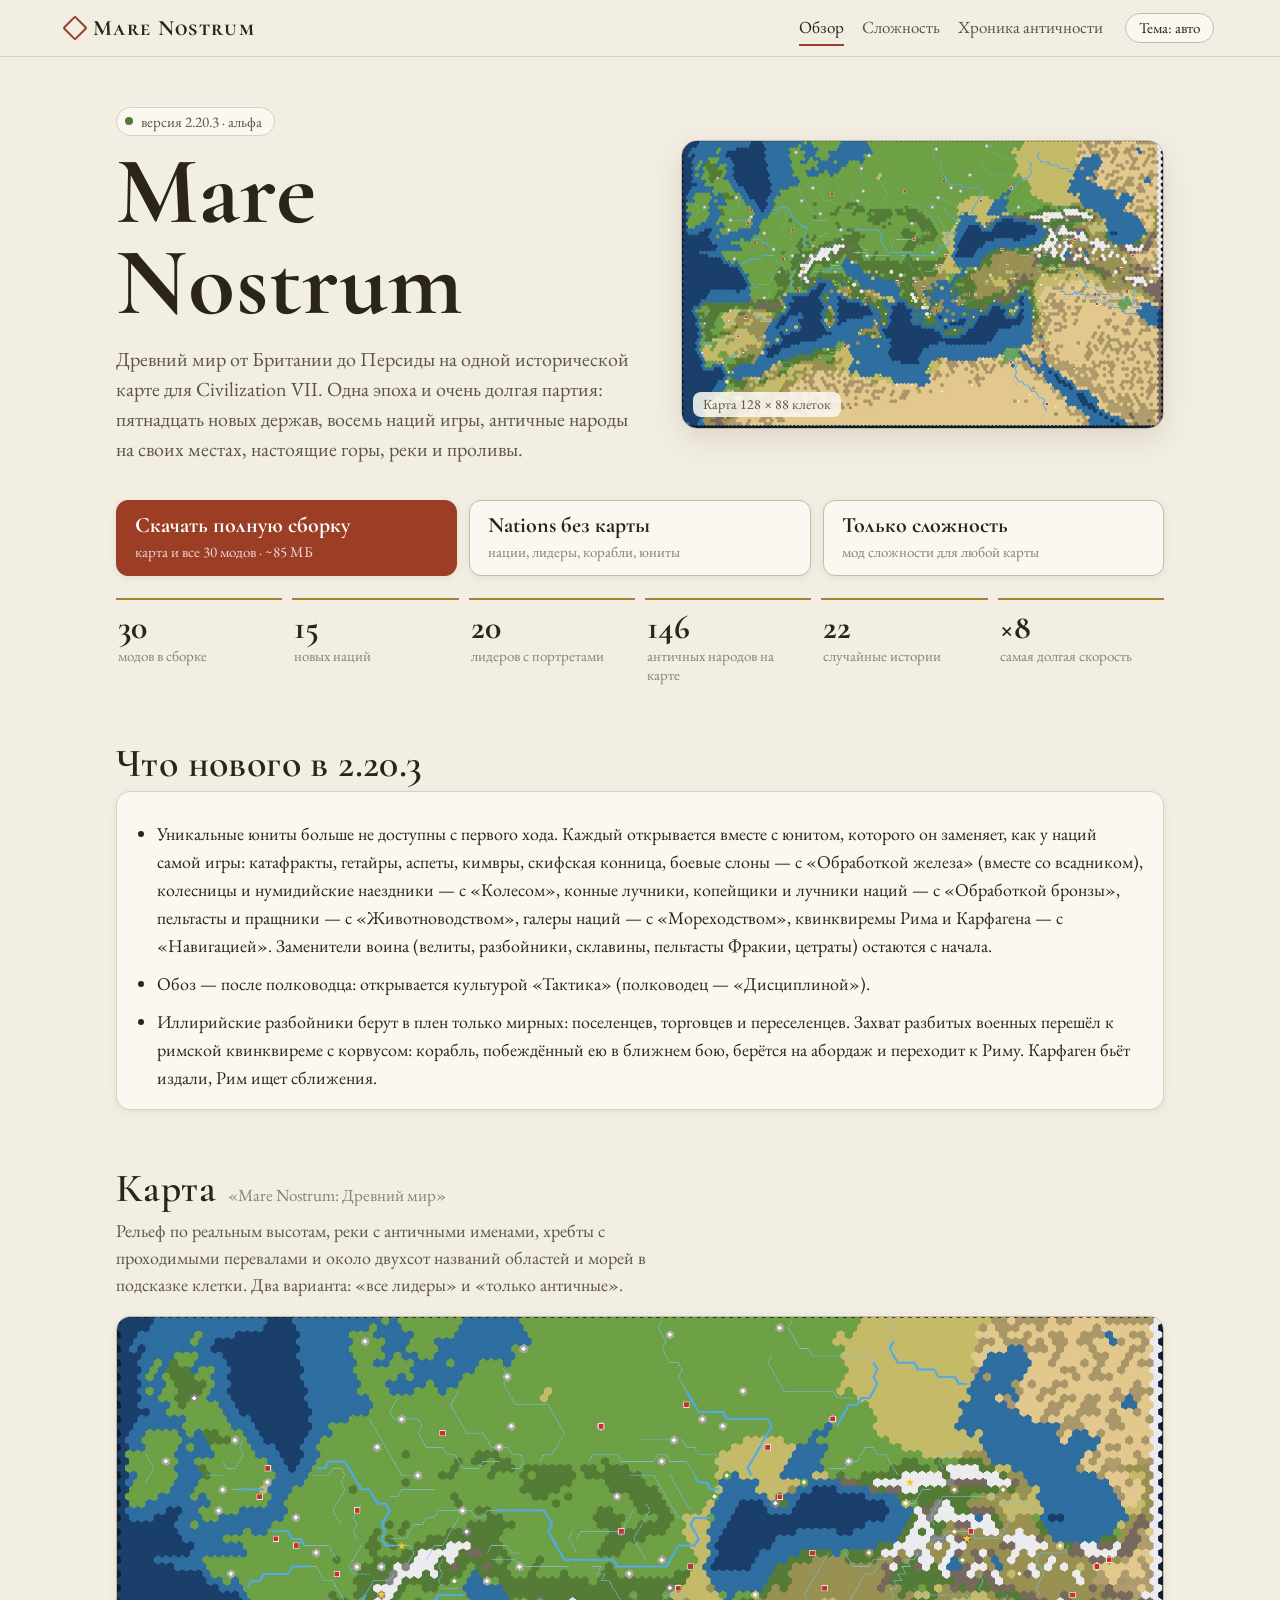
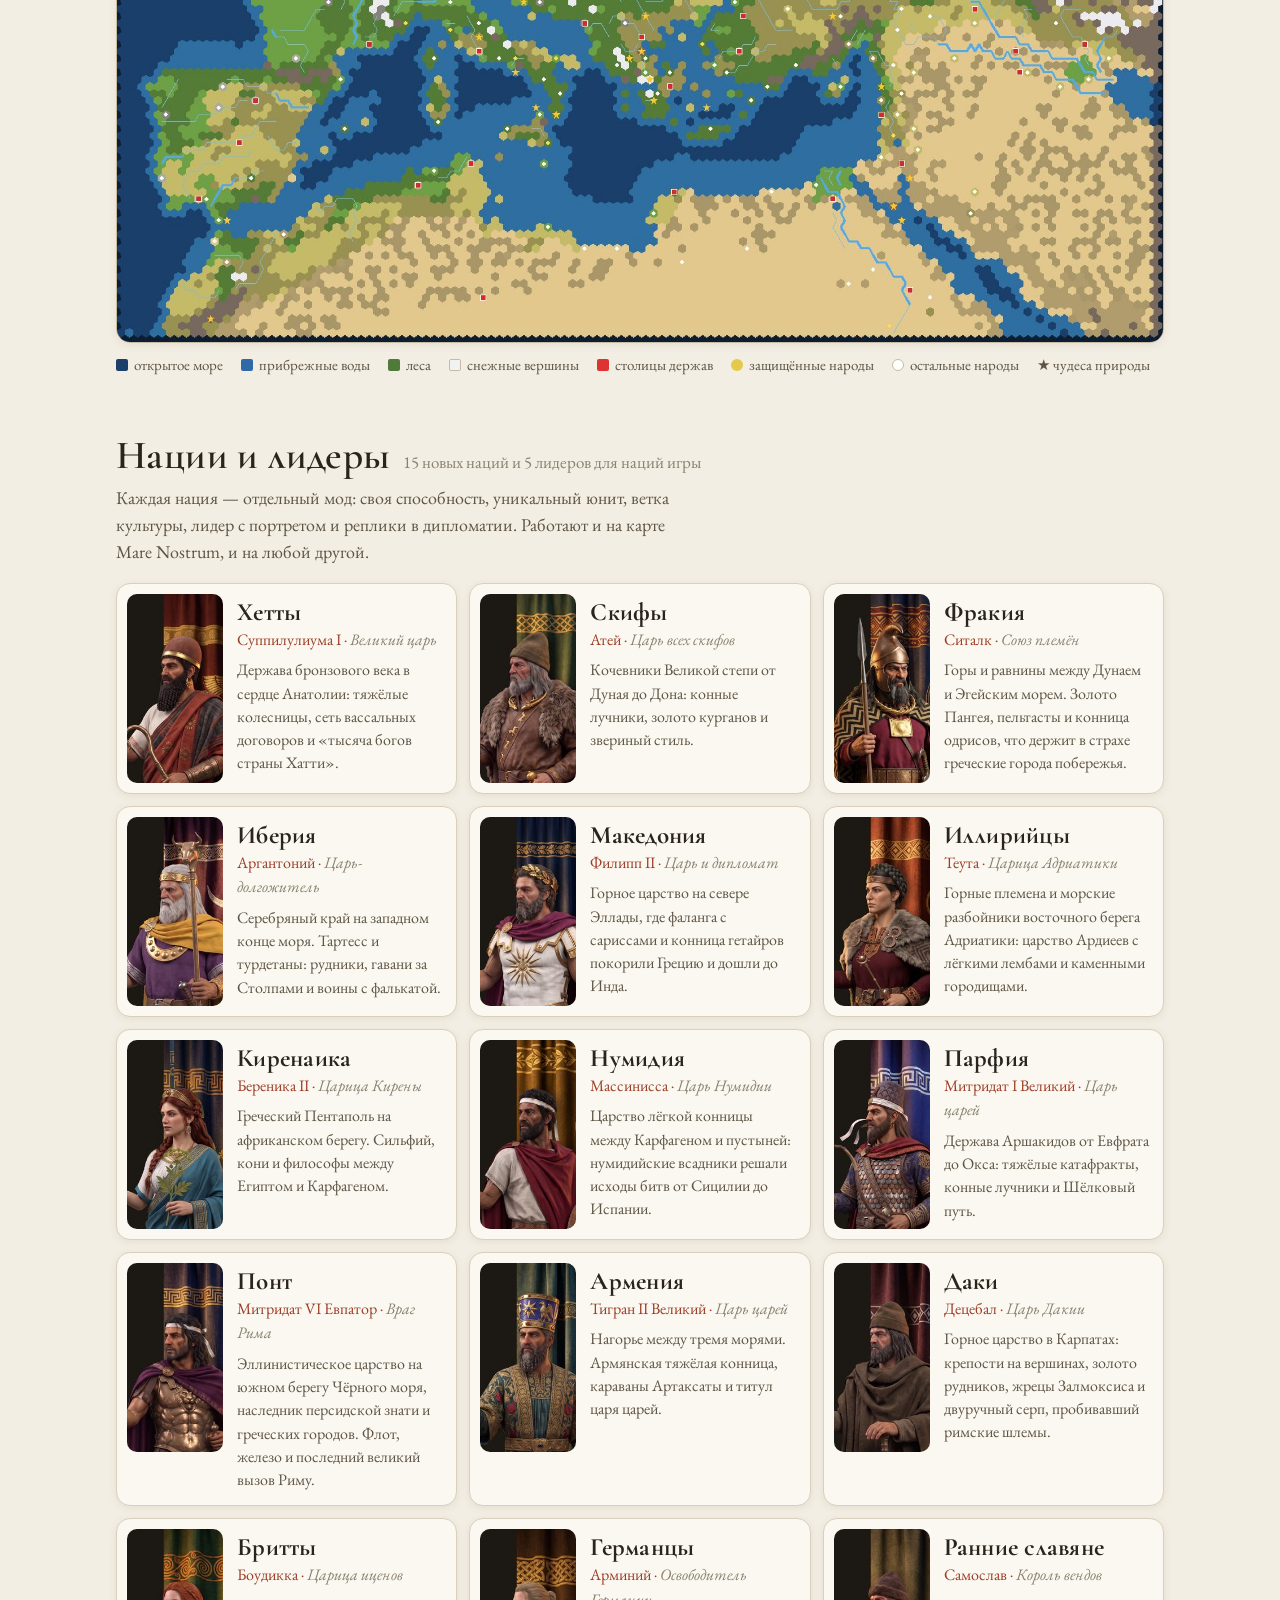
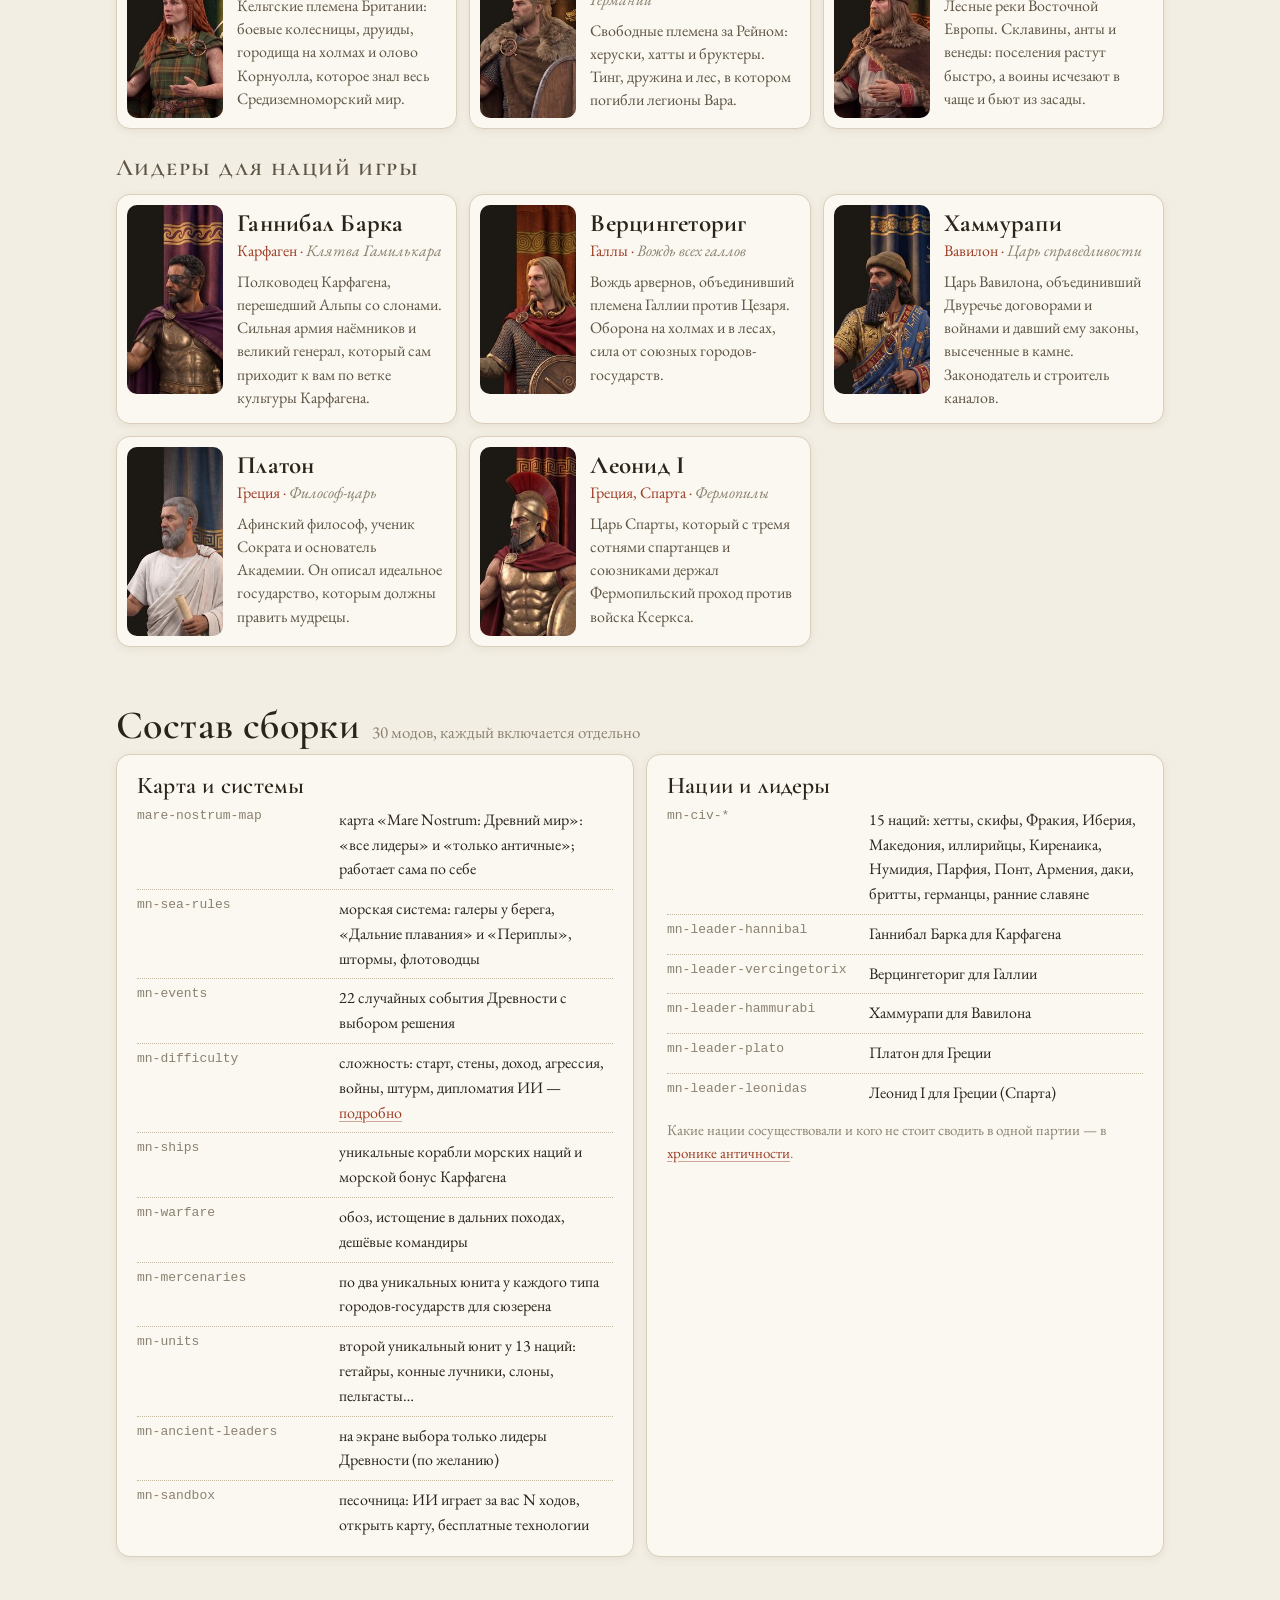
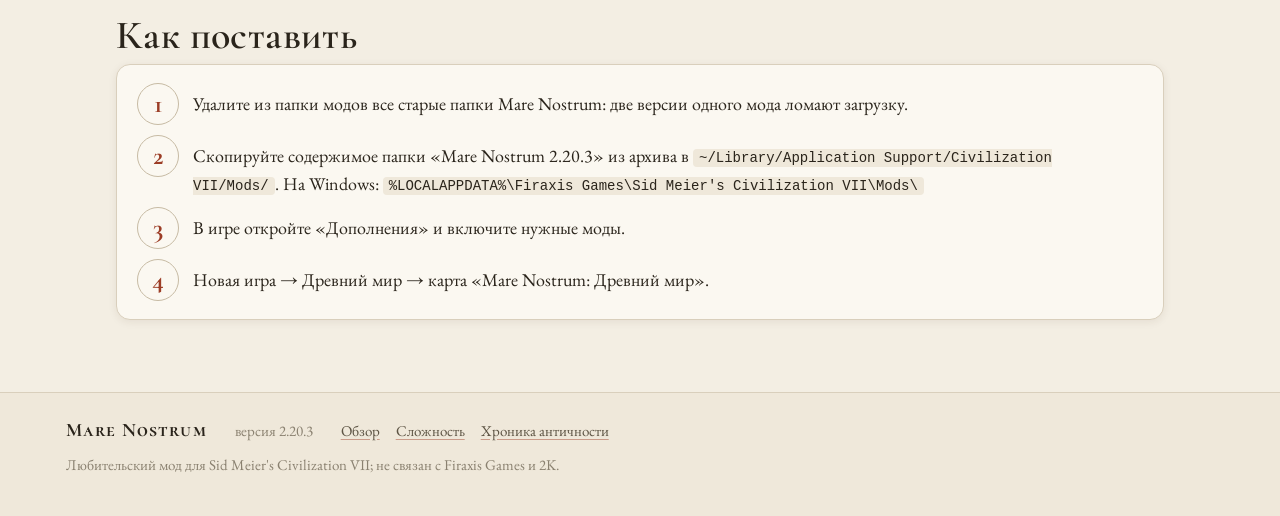
<file: index.html>
<!DOCTYPE html>
<html lang="ru"><head><meta charset="utf-8"><meta name="viewport" content="width=device-width, initial-scale=1">
<meta name="robots" content="noindex">
<title>Mare Nostrum 2.20.3</title>
<meta name="description" content="Mare Nostrum — мод для Civilization VII: историческая карта Средиземноморья, 15 новых наций, лидеры, морская система и своя сложность.">
<script>try{var t=localStorage.getItem("mn-theme");if(t==="light"||t==="dark")document.documentElement.setAttribute("data-theme",t)}catch(e){}</script>
<link rel="preconnect" href="https://fonts.googleapis.com"><link rel="preconnect" href="https://fonts.gstatic.com" crossorigin>
<link rel="stylesheet" href="https://fonts.googleapis.com/css2?family=Cormorant+Garamond:wght@500;600;700&family=EB+Garamond:ital,wght@0,400;0,500;0,600;1,400&display=swap">
<link rel="stylesheet" href="site.css">
<style>
/* Главная: наверху — что это и кнопки скачивания, ниже — что нового, карта, галерея лидеров, состав сборки, установка. */
.hero{padding:48px 0 8px;display:grid;grid-template-columns:minmax(0,1.05fr) minmax(0,.95fr);gap:32px;align-items:center}
.hero h1{font-size:clamp(52px,9vw,96px);font-weight:700;line-height:.95;margin:10px 0 16px}
.ver{display:inline-flex;gap:8px;align-items:center;font-size:15px;color:var(--ink-2);background:var(--surface);border:1px solid var(--line);border-radius:999px;padding:2px 12px 2px 8px}
.ver::before{content:"";width:8px;height:8px;border-radius:50%;background:var(--ok)}
.hero-map{margin:0;position:relative}
.hero-map img{display:block;width:100%;height:auto;border-radius:16px;border:1px solid var(--line-2);box-shadow:var(--shadow)}
.hero-map figcaption{position:absolute;left:12px;bottom:12px;font-size:14px;background:color-mix(in srgb,var(--surface) 88%,transparent);border-radius:8px;padding:2px 10px;color:var(--ink-2)}
.dl{display:grid;grid-template-columns:repeat(3,minmax(0,1fr));gap:12px;margin-top:28px}
.stats{display:grid;grid-template-columns:repeat(6,minmax(0,1fr));gap:10px;margin-top:22px}
.stat{border-top:2px solid var(--gold);padding:10px 2px 0}
.stat b{display:block;font:700 34px/1.05 var(--serif-h);color:var(--ink)}
.stat span{font-size:15px;color:var(--ink-3);line-height:1.3;display:block}
@media (max-width:900px){.hero{grid-template-columns:1fr;gap:22px}.stats{grid-template-columns:repeat(3,minmax(0,1fr))}}
@media (max-width:640px){.dl{grid-template-columns:1fr}.stats{grid-template-columns:repeat(2,minmax(0,1fr))}}

.news ul{margin:10px 0 0;padding-left:20px;display:grid;gap:10px}
.map-full{margin:0}
.map-full img{display:block;width:100%;height:auto;border-radius:14px;border:1px solid var(--line-2);box-shadow:var(--shadow-sm)}
.legend{display:flex;flex-wrap:wrap;gap:6px 18px;font-size:15px;color:var(--ink-2);margin-top:10px}
.legend i{display:inline-block;width:12px;height:12px;border-radius:2px;margin-right:6px;vertical-align:-1px}

.gal{display:grid;grid-template-columns:repeat(auto-fill,minmax(330px,1fr));gap:12px}
.ldr{display:flex;gap:14px;background:var(--surface);border:1px solid var(--line);border-radius:14px;padding:10px;box-shadow:var(--shadow-sm);min-width:0}
.ldr img{width:96px;height:189px;object-fit:cover;object-position:top;border-radius:10px;flex:none;background:var(--surface-2)}
.ldr div{min-width:0;padding:4px 4px 4px 0}
.ldr h3{font-size:25px;font-weight:700}
.ldr .who{color:var(--accent);font-size:16px;margin:2px 0 6px}
.ldr .who i{color:var(--ink-3)}
.ldr p.d{font-size:16px;color:var(--ink-2);line-height:1.45}
.gal-h{font-size:24px;margin:26px 0 12px;font-variant:small-caps;letter-spacing:.06em;color:var(--ink-2)}

.mods{display:grid;grid-template-columns:repeat(auto-fit,minmax(min(100%,480px),1fr));gap:12px}
.mods h3{font-size:24px;margin-bottom:8px}
.mods ul{list-style:none;margin:0;padding:0;display:grid;gap:7px}
.mods li{display:grid;grid-template-columns:minmax(0,190px) minmax(0,1fr);gap:12px;font-size:16px;border-top:1px dotted var(--line-2);padding-top:7px}
.mods li:first-child{border-top:0;padding-top:0}
.mods code{background:none;padding:0;color:var(--ink-3);font-size:13px}
@media (max-width:560px){.mods li{grid-template-columns:1fr;gap:0}}

.steps{counter-reset:s;list-style:none;margin:0;padding:0;display:grid;gap:10px}
.steps li{counter-increment:s;display:grid;grid-template-columns:44px minmax(0,1fr);gap:12px;align-items:start}
.steps li::before{content:counter(s);font:700 26px/1 var(--serif-h);color:var(--accent);border:1px solid var(--line-2);border-radius:50%;width:40px;height:40px;display:grid;place-items:center;background:var(--surface)}
.steps li p{padding-top:7px}
</style>
</head><body>
<header class="topbar"><div class="topbar-in"><a class="brand" href="./">Mare Nostrum</a><nav class="tabs" aria-label="Разделы"><a href="./" aria-current="page">Обзор</a><a href="difficulty.html">Сложность</a><a href="chronicle.html">Хроника античности</a></nav><button class="theme" id="themeBtn" type="button">Тема: авто</button></div></header>

<main class="container">
<section class="hero">
  <div>
    <span class="ver">версия 2.20.3 · альфа</span>
    <h1>Mare Nostrum</h1>
    <p class="lede">Древний мир от Британии до Персиды на одной исторической карте для Civilization VII. Одна эпоха и очень долгая партия: пятнадцать новых держав, восемь наций игры, античные народы на своих местах, настоящие горы, реки и проливы.</p>
  </div>
  <figure class="hero-map"><img src="img/map.jpg" alt="Карта Mare Nostrum: Средиземноморье от Британии до Персии" width="1544" height="923"><figcaption>Карта 128 × 88 клеток</figcaption></figure>
</section>

<div class="dl" id="download">
  <a class="btn-dl primary" href="https://github.com/YanM00re/mare-nostrum-site/releases/download/v2.20.3/MareNostrum-2.20.3-alpha.zip"><b>Скачать полную сборку</b><span>карта и все 30 модов · ~85 МБ</span></a>
  <a class="btn-dl" href="https://github.com/YanM00re/mare-nostrum-site/releases/download/v2.20.3/MareNostrum-Nations-NoMap-2.20.3-alpha.zip"><b>Nations без карты</b><span>нации, лидеры, корабли, юниты</span></a>
  <a class="btn-dl" href="https://github.com/YanM00re/mare-nostrum-site/releases/download/v2.20.3/MareNostrum-Difficulty-2.20.3-alpha.zip"><b>Только сложность</b><span>мод сложности для любой карты</span></a>
</div>

<div class="stats">
  <div class="stat"><b>30</b><span>модов в сборке</span></div>
  <div class="stat"><b>15</b><span>новых наций</span></div>
  <div class="stat"><b>20</b><span>лидеров с портретами</span></div>
  <div class="stat"><b>146</b><span>античных народов на карте</span></div>
  <div class="stat"><b>22</b><span>случайные истории</span></div>
  <div class="stat"><b>×8</b><span>самая долгая скорость</span></div>
</div>

<section class="sec news">
  <div class="sec-h"><h2>Что нового в 2.20.3</h2></div>
  <div class="panel-card"><ul>
    <li>Уникальные юниты больше не доступны с первого хода. Каждый открывается вместе с юнитом, которого он заменяет, как у наций самой игры: катафракты, гетайры, аспеты, кимвры, скифская конница, боевые слоны — с «Обработкой железа» (вместе со всадником), колесницы и нумидийские наездники — с «Колесом», конные лучники, копейщики и лучники наций — с «Обработкой бронзы», пельтасты и пращники — с «Животноводством», галеры наций — с «Мореходством», квинквиремы Рима и Карфагена — с «Навигацией». Заменители воина (велиты, разбойники, склавины, пельтасты Фракии, цетраты) остаются с начала.</li>
    <li>Обоз — после полководца: открывается культурой «Тактика» (полководец — «Дисциплиной»).</li>
    <li>Иллирийские разбойники берут в плен только мирных: поселенцев, торговцев и переселенцев. Захват разбитых военных перешёл к римской квинквиреме с корвусом: корабль, побеждённый ею в ближнем бою, берётся на абордаж и переходит к Риму. Карфаген бьёт издали, Рим ищет сближения.</li>
  </ul></div>
</section>

<section class="sec" id="map">
  <div class="sec-h"><h2>Карта</h2><span class="n">«Mare Nostrum: Древний мир»</span></div>
  <p class="lede">Рельеф по реальным высотам, реки с античными именами, хребты с проходимыми перевалами и около двухсот названий областей и морей в подсказке клетки. Два варианта: «все лидеры» и «только античные».</p>
  <figure class="map-full"><a href="img/map.jpg"><img src="img/map.jpg" alt="Карта Mare Nostrum целиком" width="1544" height="923" loading="lazy"></a></figure>
  <div class="legend">
    <span><i style="background:#1d3f6b"></i>открытое море</span><span><i style="background:#2f6aa6"></i>прибрежные воды</span><span><i style="background:#4f7a3a"></i>леса</span><span><i style="background:#f2f2f2;border:1px solid var(--line-2)"></i>снежные вершины</span><span><i style="background:#d33"></i>столицы держав</span><span><i style="background:#e6c84a;border-radius:50%"></i>защищённые народы</span><span><i style="background:#fff;border:1px solid var(--line-2);border-radius:50%"></i>остальные народы</span><span>★ чудеса природы</span>
  </div>
</section>

<section class="sec" id="nations">
  <div class="sec-h"><h2>Нации и лидеры</h2><span class="n">15 новых наций и 5 лидеров для наций игры</span></div>
  <p class="lede">Каждая нация — отдельный мод: своя способность, уникальный юнит, ветка культуры, лидер с портретом и реплики в дипломатии. Работают и на карте Mare Nostrum, и на любой другой.</p>
  <div class="gal">
    <article class="ldr"><img src="img/leaders/suppiluliuma.jpg" alt="Суппилулиума I" width="170" height="335" loading="lazy"><div><h3>Хетты</h3><p class="who">Суппилулиума I · <i>Великий царь</i></p><p class="d">Держава бронзового века в сердце Анатолии: тяжёлые колесницы, сеть вассальных договоров и «тысяча богов страны Хатти».</p></div></article>
    <article class="ldr"><img src="img/leaders/ateas.jpg" alt="Атей" width="170" height="335" loading="lazy"><div><h3>Скифы</h3><p class="who">Атей · <i>Царь всех скифов</i></p><p class="d">Кочевники Великой степи от Дуная до Дона: конные лучники, золото курганов и звериный стиль.</p></div></article>
    <article class="ldr"><img src="img/leaders/sitalces.jpg" alt="Ситалк" width="170" height="335" loading="lazy"><div><h3>Фракия</h3><p class="who">Ситалк · <i>Союз племён</i></p><p class="d">Горы и равнины между Дунаем и Эгейским морем. Золото Пангея, пельтасты и конница одрисов, что держит в страхе греческие города побережья.</p></div></article>
    <article class="ldr"><img src="img/leaders/arganthonios.jpg" alt="Аргантоний" width="170" height="335" loading="lazy"><div><h3>Иберия</h3><p class="who">Аргантоний · <i>Царь-долгожитель</i></p><p class="d">Серебряный край на западном конце моря. Тартесс и турдетаны: рудники, гавани за Столпами и воины с фалькатой.</p></div></article>
    <article class="ldr"><img src="img/leaders/philip2.jpg" alt="Филипп II" width="170" height="335" loading="lazy"><div><h3>Македония</h3><p class="who">Филипп II · <i>Царь и дипломат</i></p><p class="d">Горное царство на севере Эллады, где фаланга с сариссами и конница гетайров покорили Грецию и дошли до Инда.</p></div></article>
    <article class="ldr"><img src="img/leaders/teuta.jpg" alt="Теута" width="170" height="335" loading="lazy"><div><h3>Иллирийцы</h3><p class="who">Теута · <i>Царица Адриатики</i></p><p class="d">Горные племена и морские разбойники восточного берега Адриатики: царство Ардиеев с лёгкими лембами и каменными городищами.</p></div></article>
    <article class="ldr"><img src="img/leaders/berenice.jpg" alt="Береника II" width="170" height="335" loading="lazy"><div><h3>Киренаика</h3><p class="who">Береника II · <i>Царица Кирены</i></p><p class="d">Греческий Пентаполь на африканском берегу. Сильфий, кони и философы между Египтом и Карфагеном.</p></div></article>
    <article class="ldr"><img src="img/leaders/masinissa.jpg" alt="Массинисса" width="170" height="335" loading="lazy"><div><h3>Нумидия</h3><p class="who">Массинисса · <i>Царь Нумидии</i></p><p class="d">Царство лёгкой конницы между Карфагеном и пустыней: нумидийские всадники решали исходы битв от Сицилии до Испании.</p></div></article>
    <article class="ldr"><img src="img/leaders/mithridates1.jpg" alt="Митридат I Великий" width="170" height="335" loading="lazy"><div><h3>Парфия</h3><p class="who">Митридат I Великий · <i>Царь царей</i></p><p class="d">Держава Аршакидов от Евфрата до Окса: тяжёлые катафракты, конные лучники и Шёлковый путь.</p></div></article>
    <article class="ldr"><img src="img/leaders/mithridates6.jpg" alt="Митридат VI Евпатор" width="170" height="335" loading="lazy"><div><h3>Понт</h3><p class="who">Митридат VI Евпатор · <i>Враг Рима</i></p><p class="d">Эллинистическое царство на южном берегу Чёрного моря, наследник персидской знати и греческих городов. Флот, железо и последний великий вызов Риму.</p></div></article>
    <article class="ldr"><img src="img/leaders/tigranes.jpg" alt="Тигран II Великий" width="170" height="335" loading="lazy"><div><h3>Армения</h3><p class="who">Тигран II Великий · <i>Царь царей</i></p><p class="d">Нагорье между тремя морями. Армянская тяжёлая конница, караваны Артаксаты и титул царя царей.</p></div></article>
    <article class="ldr"><img src="img/leaders/decebalus.jpg" alt="Децебал" width="170" height="335" loading="lazy"><div><h3>Даки</h3><p class="who">Децебал · <i>Царь Дакии</i></p><p class="d">Горное царство в Карпатах: крепости на вершинах, золото рудников, жрецы Залмоксиса и двуручный серп, пробивавший римские шлемы.</p></div></article>
    <article class="ldr"><img src="img/leaders/boudica.jpg" alt="Боудикка" width="170" height="335" loading="lazy"><div><h3>Бритты</h3><p class="who">Боудикка · <i>Царица иценов</i></p><p class="d">Кельтские племена Британии: боевые колесницы, друиды, городища на холмах и олово Корнуолла, которое знал весь Средиземноморский мир.</p></div></article>
    <article class="ldr"><img src="img/leaders/arminius.jpg" alt="Арминий" width="170" height="335" loading="lazy"><div><h3>Германцы</h3><p class="who">Арминий · <i>Освободитель Германии</i></p><p class="d">Свободные племена за Рейном: херуски, хатты и бруктеры. Тинг, дружина и лес, в котором погибли легионы Вара.</p></div></article>
    <article class="ldr"><img src="img/leaders/samo.jpg" alt="Самослав" width="170" height="335" loading="lazy"><div><h3>Ранние славяне</h3><p class="who">Самослав · <i>Король вендов</i></p><p class="d">Лесные реки Восточной Европы. Склавины, анты и венеды: поселения растут быстро, а воины исчезают в чаще и бьют из засады.</p></div></article>
  </div>
  <h3 class="gal-h">Лидеры для наций игры</h3>
  <div class="gal">
    <article class="ldr"><img src="img/leaders/hannibal.jpg" alt="Ганнибал Барка" width="170" height="335" loading="lazy"><div><h3>Ганнибал Барка</h3><p class="who">Карфаген · <i>Клятва Гамилькара</i></p><p class="d">Полководец Карфагена, перешедший Альпы со слонами. Сильная армия наёмников и великий генерал, который сам приходит к вам по ветке культуры Карфагена.</p></div></article>
    <article class="ldr"><img src="img/leaders/vercingetorix.jpg" alt="Верцингеториг" width="170" height="335" loading="lazy"><div><h3>Верцингеториг</h3><p class="who">Галлы · <i>Вождь всех галлов</i></p><p class="d">Вождь арвернов, объединивший племена Галлии против Цезаря. Оборона на холмах и в лесах, сила от союзных городов-государств.</p></div></article>
    <article class="ldr"><img src="img/leaders/hammurabi.jpg" alt="Хаммурапи" width="170" height="335" loading="lazy"><div><h3>Хаммурапи</h3><p class="who">Вавилон · <i>Царь справедливости</i></p><p class="d">Царь Вавилона, объединивший Двуречье договорами и войнами и давший ему законы, высеченные в камне. Законодатель и строитель каналов.</p></div></article>
    <article class="ldr"><img src="img/leaders/plato.jpg" alt="Платон" width="170" height="335" loading="lazy"><div><h3>Платон</h3><p class="who">Греция · <i>Философ-царь</i></p><p class="d">Афинский философ, ученик Сократа и основатель Академии. Он описал идеальное государство, которым должны править мудрецы.</p></div></article>
    <article class="ldr"><img src="img/leaders/leonidas.jpg" alt="Леонид I" width="170" height="335" loading="lazy"><div><h3>Леонид I</h3><p class="who">Греция, Спарта · <i>Фермопилы</i></p><p class="d">Царь Спарты, который с тремя сотнями спартанцев и союзниками держал Фермопильский проход против войска Ксеркса.</p></div></article>
  </div>
</section>

<section class="sec" id="mods">
  <div class="sec-h"><h2>Состав сборки</h2><span class="n">30 модов, каждый включается отдельно</span></div>
  <div class="mods">
    <div class="panel-card"><h3>Карта и системы</h3><ul>
      <li><code>mare-nostrum-map</code><span>карта «Mare Nostrum: Древний мир»: «все лидеры» и «только античные»; работает сама по себе</span></li>
      <li><code>mn-sea-rules</code><span>морская система: галеры у берега, «Дальние плавания» и «Периплы», штормы, флотоводцы</span></li>
      <li><code>mn-events</code><span>22 случайных события Древности с выбором решения</span></li>
      <li><code>mn-difficulty</code><span>сложность: старт, стены, доход, агрессия, войны, штурм, дипломатия ИИ — <a href="difficulty.html">подробно</a></span></li>
      <li><code>mn-ships</code><span>уникальные корабли морских наций и морской бонус Карфагена</span></li>
      <li><code>mn-warfare</code><span>обоз, истощение в дальних походах, дешёвые командиры</span></li>
      <li><code>mn-mercenaries</code><span>по два уникальных юнита у каждого типа городов-государств для сюзерена</span></li>
      <li><code>mn-units</code><span>второй уникальный юнит у 13 наций: гетайры, конные лучники, слоны, пельтасты…</span></li>
      <li><code>mn-ancient-leaders</code><span>на экране выбора только лидеры Древности (по желанию)</span></li>
      <li><code>mn-sandbox</code><span>песочница: ИИ играет за вас N ходов, открыть карту, бесплатные технологии</span></li>
    </ul></div>
    <div class="panel-card"><h3>Нации и лидеры</h3><ul>
      <li><code>mn-civ-*</code><span>15 наций: хетты, скифы, Фракия, Иберия, Македония, иллирийцы, Киренаика, Нумидия, Парфия, Понт, Армения, даки, бритты, германцы, ранние славяне</span></li>
      <li><code>mn-leader-hannibal</code><span>Ганнибал Барка для Карфагена</span></li>
      <li><code>mn-leader-vercingetorix</code><span>Верцингеториг для Галлии</span></li>
      <li><code>mn-leader-hammurabi</code><span>Хаммурапи для Вавилона</span></li>
      <li><code>mn-leader-plato</code><span>Платон для Греции</span></li>
      <li><code>mn-leader-leonidas</code><span>Леонид I для Греции (Спарта)</span></li>
    </ul><p class="muted small" style="margin-top:12px">Какие нации сосуществовали и кого не стоит сводить в одной партии — в <a href="chronicle.html">хронике античности</a>.</p></div>
  </div>
</section>

<section class="sec" id="install">
  <div class="sec-h"><h2>Как поставить</h2></div>
  <div class="panel-card"><ol class="steps">
    <li><p>Удалите из папки модов все старые папки Mare Nostrum: две версии одного мода ломают загрузку.</p></li>
    <li><p>Скопируйте содержимое папки «Mare Nostrum 2.20.3» из архива в <code>~/Library/Application Support/Civilization VII/Mods/</code>. На Windows: <code>%LOCALAPPDATA%\Firaxis Games\Sid Meier's Civilization VII\Mods\</code></p></li>
    <li><p>В игре откройте «Дополнения» и включите нужные моды.</p></li>
    <li><p>Новая игра → Древний мир → карта «Mare Nostrum: Древний мир».</p></li>
  </ol></div>
</section>
</main>

<footer class="site-foot"><div class="in"><b>Mare Nostrum</b><span>версия 2.20.3</span><nav><a href="./">Обзор</a><a href="difficulty.html">Сложность</a><a href="chronicle.html">Хроника античности</a></nav><p>Любительский мод для Sid Meier's Civilization VII; не связан с Firaxis Games и 2K.</p></div></footer>
<script src="site.js"></script>
</body></html>
</file>
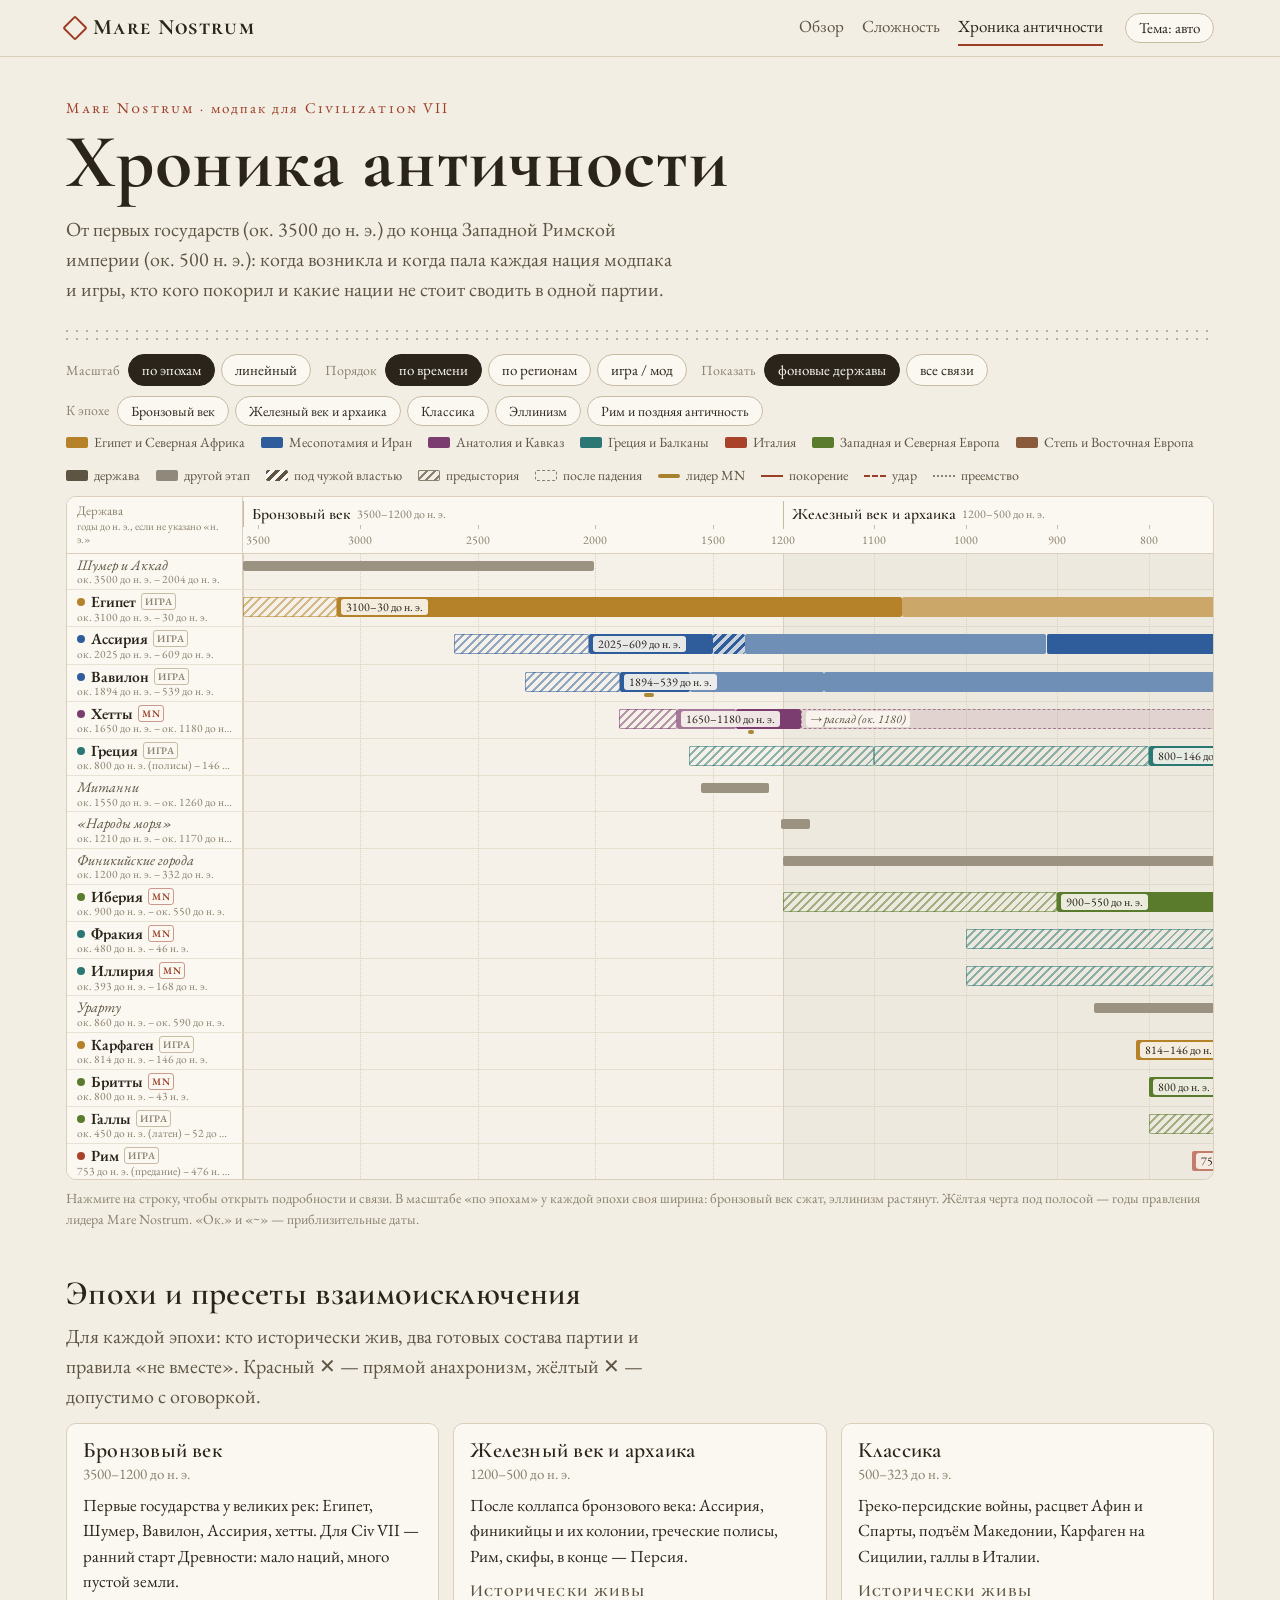
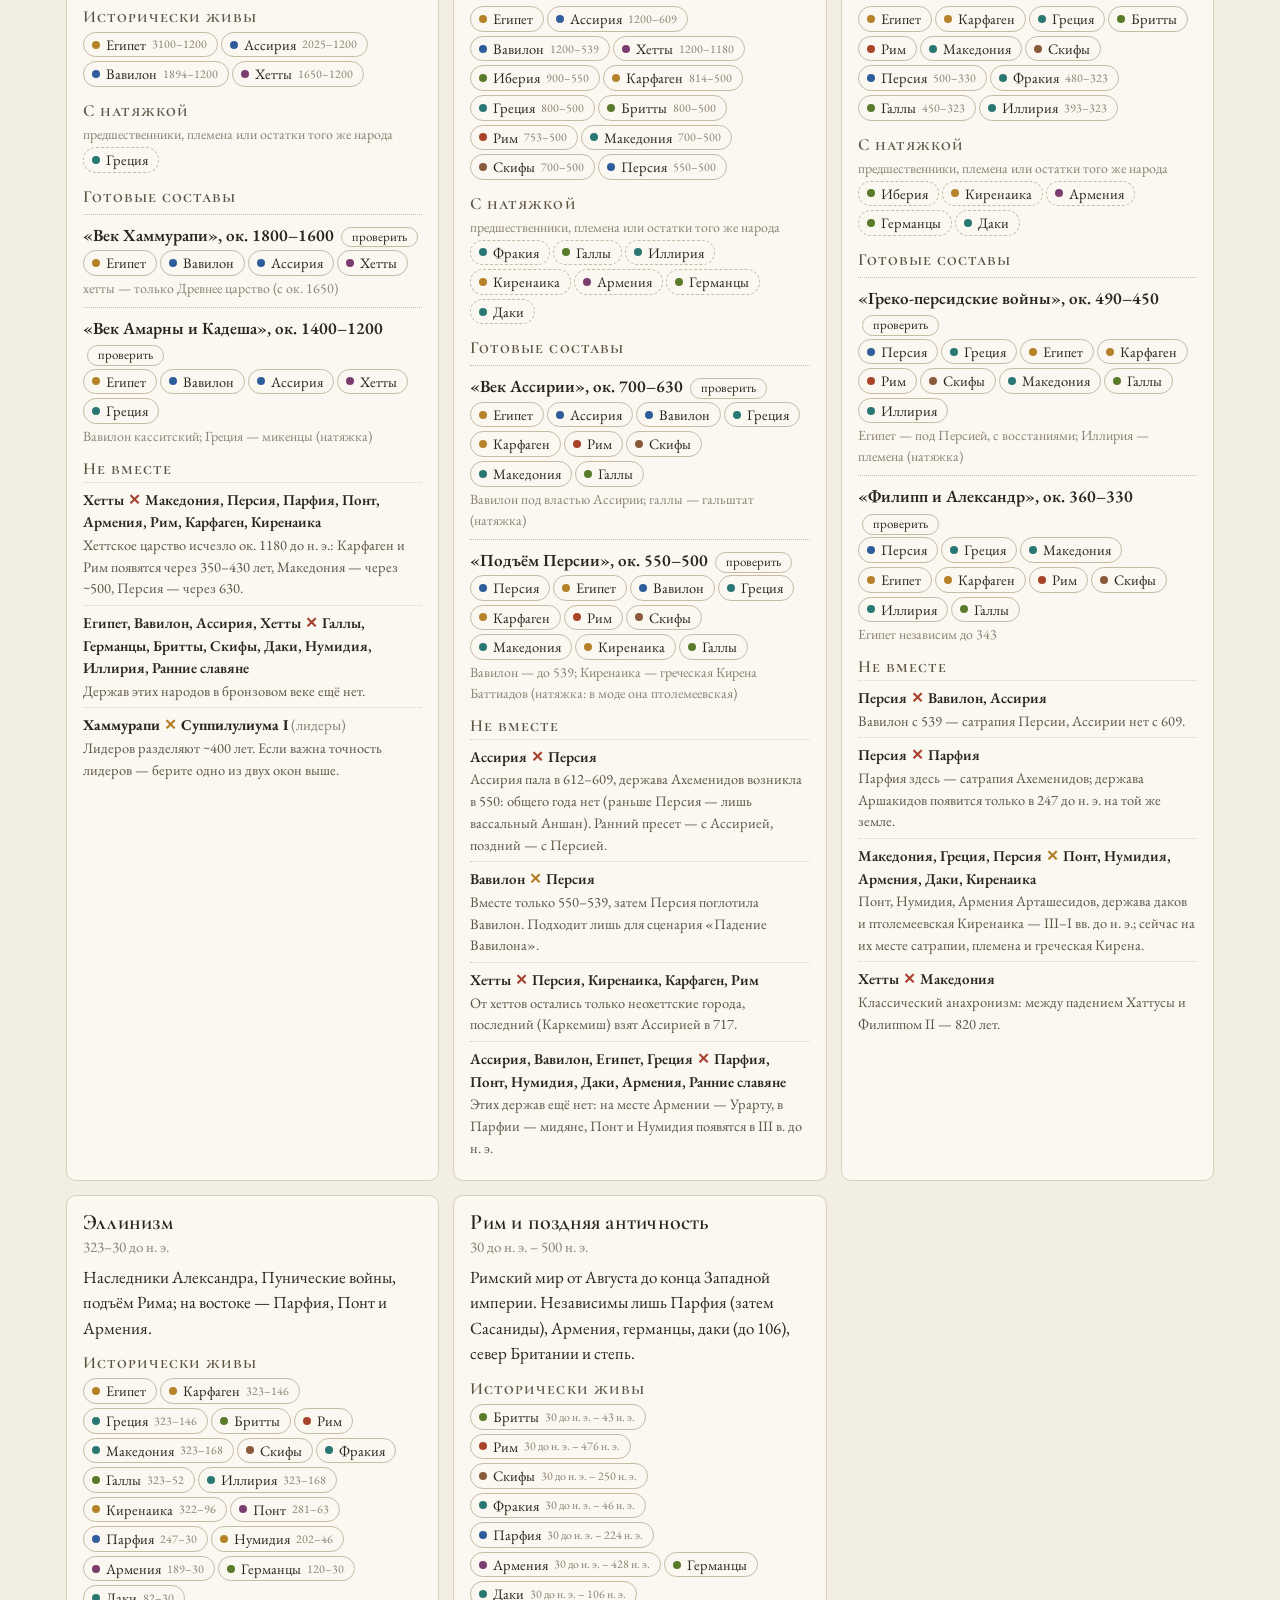
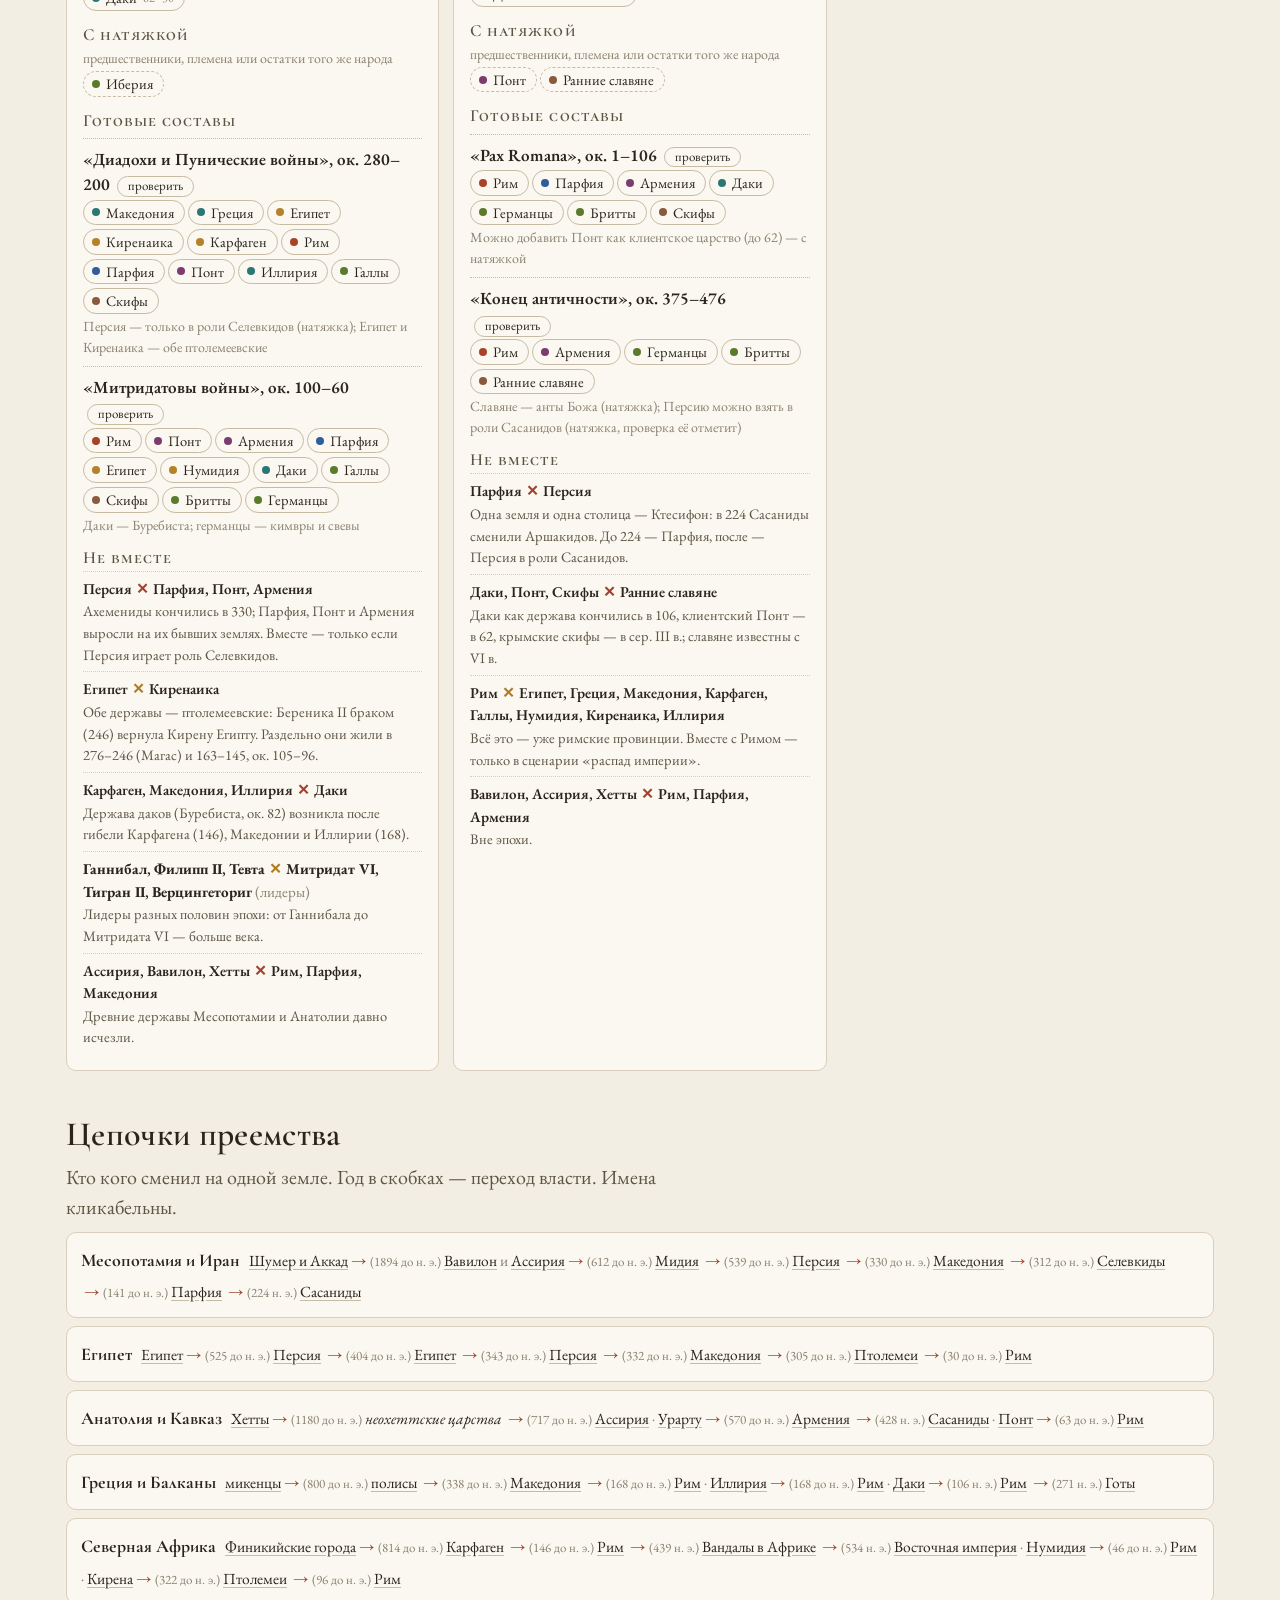
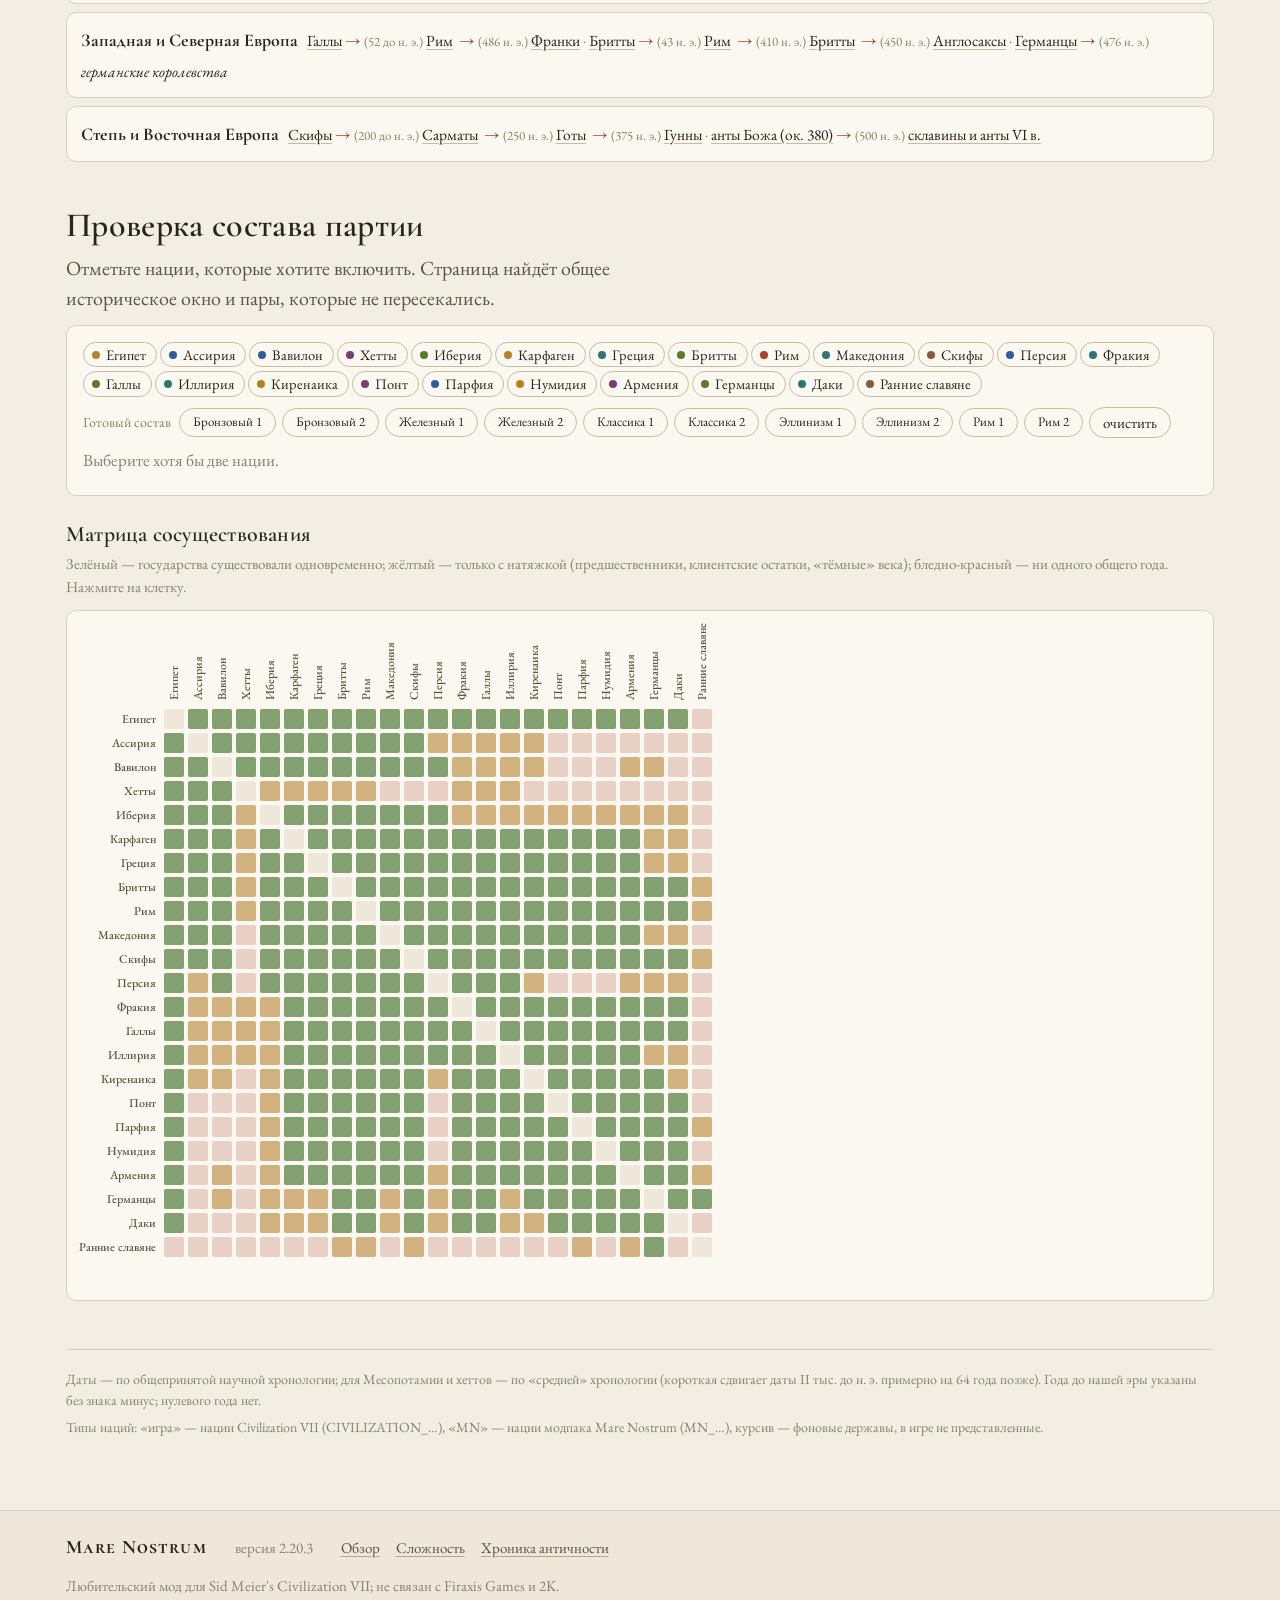
<file: chronicle.html>
<!DOCTYPE html>
<html lang="ru"><head><meta charset="utf-8"><meta name="viewport" content="width=device-width, initial-scale=1">
<meta name="robots" content="noindex">
<title>Хроника античности — Mare Nostrum</title>
<meta name="description" content="Хроника античности для модпака Mare Nostrum: нации, их подъём и падение, кто кого покорил, и какие нации не сводить в одной партии.">
<link rel="preconnect" href="https://fonts.googleapis.com">
<link rel="preconnect" href="https://fonts.gstatic.com" crossorigin>
<script>try{var t=localStorage.getItem("mn-theme");if(t==="light"||t==="dark")document.documentElement.setAttribute("data-theme",t)}catch(e){}</script>
<link rel="stylesheet" href="https://fonts.googleapis.com/css2?family=Cormorant+Garamond:wght@500;600;700&family=EB+Garamond:ital,wght@0,400;0,500;0,600;1,400&display=swap">
<link rel="stylesheet" href="site.css">
<style>
:root{
  --bg:#f3eee3; --surface:#fbf8f1; --surface-2:#efe8da; --ink:#2a241b; --ink-2:#5d5444; --ink-3:#8a8170;
  --line:#d9cfbc; --line-2:#c7bba4; --accent:#9c3d26; --accent-ink:#fff; --gold:#a8812e;
  --band-a:rgba(120,95,50,.045); --band-b:rgba(120,95,50,.10); --stub:rgba(120,95,50,.16);
  --pill:rgba(251,248,241,.9); --ctx:#9b9282; --ctx-2:#c9c1b1;
  --ok:#4f7a3a; --warn:#b07b22; --bad:#a5402d;
  --r-nile:#b5822a; --r-meso:#2f5d9b; --r-anat:#7b3c6f; --r-hellas:#2a7774; --r-italia:#a8432a; --r-west:#5a7a2c; --r-steppe:#8a5a3c;
  --shadow:0 10px 30px rgba(60,40,10,.16);
  --lab:176px; --serif-h:"Cormorant Garamond","Cormorant","EB Garamond",Garamond,"Times New Roman",Georgia,serif;
  --serif:"EB Garamond",Garamond,"Palatino Linotype",Palatino,"Book Antiqua",Georgia,serif;
  color-scheme:light;
}
@media (prefers-color-scheme: dark){
  :root:not([data-theme="light"]){
    --bg:#14120e; --surface:#1c1914; --surface-2:#25211a; --ink:#ece4d2; --ink-2:#bdb29d; --ink-3:#8b826f;
    --line:#352f25; --line-2:#4a4234; --accent:#e0805f; --accent-ink:#1a120c; --gold:#d6ad55;
    --band-a:rgba(255,235,190,.025); --band-b:rgba(255,235,190,.06); --stub:rgba(255,235,190,.09);
    --pill:rgba(28,25,20,.88); --ctx:#7e7666; --ctx-2:#4e483d;
    --ok:#86b46a; --warn:#d8a650; --bad:#dd7a63;
    --r-nile:#d9a94b; --r-meso:#6e98d8; --r-anat:#bb7cad; --r-hellas:#5fb3ad; --r-italia:#dd7a5e; --r-west:#97b662; --r-steppe:#c4946e;
    --shadow:0 10px 30px rgba(0,0,0,.5); color-scheme:dark;
  }
}
:root[data-theme="dark"]{
  --bg:#14120e; --surface:#1c1914; --surface-2:#25211a; --ink:#ece4d2; --ink-2:#bdb29d; --ink-3:#8b826f;
  --line:#352f25; --line-2:#4a4234; --accent:#e0805f; --accent-ink:#1a120c; --gold:#d6ad55;
  --band-a:rgba(255,235,190,.025); --band-b:rgba(255,235,190,.06); --stub:rgba(255,235,190,.09);
  --pill:rgba(28,25,20,.88); --ctx:#7e7666; --ctx-2:#4e483d;
  --ok:#86b46a; --warn:#d8a650; --bad:#dd7a63;
  --r-nile:#d9a94b; --r-meso:#6e98d8; --r-anat:#bb7cad; --r-hellas:#5fb3ad; --r-italia:#dd7a5e; --r-west:#97b662; --r-steppe:#c4946e;
  --shadow:0 10px 30px rgba(0,0,0,.5); color-scheme:dark;
}
*{box-sizing:border-box}
html,body{margin:0;padding:0}
body{background:var(--bg);color:var(--ink);font-family:var(--serif);font-size:17px;line-height:1.5;overflow-x:hidden;-webkit-text-size-adjust:100%}
.wrap{max-width:1180px;margin:0 auto;padding:28px 16px 120px}
h1,h2,h3{font-family:var(--serif-h);font-weight:600;letter-spacing:.01em;line-height:1.15;margin:0}
h1{font-size:clamp(34px,6vw,54px);font-weight:700}
h2{font-size:clamp(26px,3.6vw,34px);margin:44px 0 6px}
h3{font-size:22px}
p{margin:.4em 0}
.kicker{font-variant:small-caps;letter-spacing:.14em;color:var(--accent);font-size:15px}
.lede{color:var(--ink-2);max-width:62ch;margin-top:8px}
.muted{color:var(--ink-3)}
.mono{font-family:ui-monospace,SFMono-Regular,Menlo,Consolas,monospace;font-size:12px;letter-spacing:0}
header.top{display:flex;gap:16px;justify-content:space-between;align-items:flex-start;flex-wrap:wrap}
.meander{height:10px;margin:18px 0 6px;opacity:.55;background:
  repeating-linear-gradient(90deg,var(--ink-3) 0 2px,transparent 2px 10px) top/100% 2px no-repeat,
  repeating-linear-gradient(90deg,var(--ink-3) 0 2px,transparent 2px 10px) bottom/100% 2px no-repeat}
button{font:inherit;color:inherit}
.btn{border:1px solid var(--line-2);background:var(--surface);color:var(--ink);border-radius:999px;padding:5px 13px;font-size:15px;cursor:pointer;line-height:1.3}
.btn:hover{border-color:var(--ink-3)}
.btn[aria-pressed="true"]{background:var(--ink);color:var(--surface);border-color:var(--ink)}
.btn:focus-visible,.chip:focus-visible,.row:focus-visible,.cell:focus-visible{outline:2px solid var(--accent);outline-offset:2px}
.toolbar{display:flex;flex-wrap:wrap;gap:8px 14px;align-items:center;margin:14px 0 10px}
.seg{display:flex;flex-wrap:wrap;gap:6px;align-items:center}
.seg .lbl{font-size:14px;color:var(--ink-3);margin-right:2px}
.legend{display:flex;flex-wrap:wrap;gap:6px 16px;font-size:14px;color:var(--ink-2);margin:6px 0 10px}
.legend span{display:inline-flex;align-items:center;gap:6px}
.sw{width:22px;height:11px;border-radius:2px;display:inline-block;background:var(--c,var(--ink-3))}
.sw.k-proto,.sw.k-foreign,.sw.k-remnant,.sw.k-core2{--c:var(--ink-2)}
.lk{width:22px;height:0;border-top:2px solid var(--accent);display:inline-block}
.lk.h{border-top-style:dashed}.lk.s{border-top:2px dotted var(--ink-3)}

/* ---------- chart ---------- */
.chart{position:relative;overflow:auto;max-height:min(76vh,980px);border:1px solid var(--line);border-radius:10px;background:var(--surface);-webkit-overflow-scrolling:touch}
.inner{position:relative}
.axis{position:sticky;top:0;z-index:6;display:flex;background:var(--surface);border-bottom:1px solid var(--line)}
.corner{position:sticky;left:0;z-index:7;width:var(--lab);flex:none;background:var(--surface);border-right:1px solid var(--line);padding:6px 10px;font-size:13px;color:var(--ink-3);display:flex;flex-direction:column;justify-content:flex-end;line-height:1.25}
.axisplot{position:relative;flex:none;height:56px}
.eraname{position:absolute;top:4px;height:26px;padding:0 8px;font-family:var(--serif-h);font-weight:600;font-size:16px;white-space:nowrap;overflow:hidden;text-overflow:ellipsis;border-left:1px solid var(--line-2);display:flex;align-items:center;gap:6px;cursor:pointer}
.eraname small{font-family:var(--serif);font-weight:400;font-size:12px;color:var(--ink-3)}
.tick{position:absolute;bottom:4px;font-size:12px;color:var(--ink-3);transform:translateX(-50%);white-space:nowrap;font-variant-numeric:lining-nums tabular-nums}
.tick::before{content:"";position:absolute;left:50%;top:-6px;height:4px;border-left:1px solid var(--line-2)}
.tick i{font-style:normal;font-size:10px}
.body{position:relative}
.bands{position:absolute;top:0;bottom:0;z-index:0;pointer-events:none}
.band{position:absolute;top:0;bottom:0;border-left:1px solid var(--line)}
.band.stub{background:var(--stub);background-image:repeating-linear-gradient(135deg,transparent 0 7px,var(--band-b) 7px 8px)}
.gl{position:absolute;top:0;bottom:0;border-left:1px dotted var(--line)}
svg.links{position:absolute;top:0;z-index:2;pointer-events:none;overflow:visible}
.row{display:flex;position:relative;z-index:1;cursor:pointer;outline:none}
.row + .row{border-top:1px solid color-mix(in srgb,var(--line) 55%,transparent)}
.lab{position:sticky;left:0;z-index:4;width:var(--lab);flex:none;background:var(--surface);border-right:1px solid var(--line);padding:3px 10px;display:flex;flex-direction:column;justify-content:center;line-height:1.12;overflow:hidden}
.lab b{font-weight:600;font-size:15.5px;white-space:nowrap;overflow:hidden;text-overflow:ellipsis}
.lab .sub{font-size:11.5px;color:var(--ink-3);white-space:nowrap;overflow:hidden;text-overflow:ellipsis}
.lab .dot{display:inline-block;width:8px;height:8px;border-radius:50%;background:var(--c);margin-right:6px;vertical-align:1px}
.tag{font-size:10px;letter-spacing:.06em;text-transform:uppercase;border:1px solid var(--line-2);border-radius:3px;padding:0 3px;margin-left:5px;color:var(--ink-3);vertical-align:2px}
.tag.mn{color:var(--accent);border-color:color-mix(in srgb,var(--accent) 50%,transparent)}
.track{position:relative;flex:none;height:34px}
.row.ctx .track{height:24px}
.row.ctx .lab b{font-weight:400;font-style:italic;font-size:14.5px;color:var(--ink-2)}
.row.hdr{cursor:default}
.row.hdr .lab{font-variant:small-caps;letter-spacing:.1em;font-size:13px;color:var(--ink-3);background:var(--surface-2)}
.row.hdr .track{height:24px;background:color-mix(in srgb,var(--surface-2) 60%,transparent)}
.ph{position:absolute;top:7px;height:20px;border-radius:2px;background:var(--c)}
.row.ctx .ph{top:7px;height:10px;background:var(--ctx)}
.ph.k-core2{background:color-mix(in srgb,var(--c) 68%,var(--surface))}
.ph.k-foreign{background:repeating-linear-gradient(135deg,var(--c) 0 3px,color-mix(in srgb,var(--c) 25%,var(--surface)) 3px 7px)}
.ph.k-proto{background:repeating-linear-gradient(135deg,color-mix(in srgb,var(--c) 50%,transparent) 0 2px,transparent 2px 6px);box-shadow:inset 0 0 0 1px color-mix(in srgb,var(--c) 55%,transparent)}
.ph.k-remnant{background:color-mix(in srgb,var(--c) 12%,transparent);border:1px dashed color-mix(in srgb,var(--c) 60%,transparent)}
.row.ctx .ph.k-remnant{background:transparent;border-color:var(--ctx)}
.pill{position:absolute;top:9px;height:16px;line-height:16px;padding:0 5px;font-size:12px;border-radius:3px;background:var(--pill);color:var(--ink);white-space:nowrap;pointer-events:none;font-variant-numeric:lining-nums;overflow:hidden}
.endl{position:absolute;top:9px;line-height:16px;font-size:12px;color:var(--ink-2);white-space:nowrap;pointer-events:none;font-style:italic;background:var(--pill);padding:0 4px;border-radius:3px}
.row.ctx .endl,.row.ctx .pill{top:3px}
.row.ctx .pill{background:transparent;color:var(--ink-3);padding:0;font-size:11px}
.ldr{position:absolute;bottom:2px;height:4px;min-width:4px;border-radius:2px;background:var(--gold);opacity:.95}
.row.dim .track>*{opacity:.28}
.row.rel .lab{background:color-mix(in srgb,var(--accent) 7%,var(--surface))}
.row.sel .lab{background:color-mix(in srgb,var(--accent) 16%,var(--surface));box-shadow:inset 3px 0 0 var(--accent)}
.row.sel .track{background:color-mix(in srgb,var(--accent) 6%,transparent)}
.row:hover:not(.hdr) .lab b{text-decoration:underline;text-decoration-color:var(--line-2);text-underline-offset:3px}
.hint{font-size:14px;color:var(--ink-3);margin-top:8px}

/* ---------- panel ---------- */
.panel{position:fixed;z-index:50;right:16px;bottom:16px;width:400px;max-height:min(78vh,760px);overflow:auto;background:var(--surface);border:1px solid var(--line-2);border-radius:12px;box-shadow:var(--shadow);padding:16px 18px 18px}
.panel[hidden],.panel.away{display:none}
.panel .x{position:absolute;top:8px;right:8px;width:34px;height:34px;border-radius:50%;border:1px solid var(--line);background:var(--surface-2);cursor:pointer;font-size:20px;line-height:1}
.panel h3{font-size:28px;padding-right:36px}
.panel .meta{font-size:14px;color:var(--ink-3);margin:2px 0 8px}
.panel dl{margin:8px 0 0;display:grid;grid-template-columns:1fr;gap:2px}
.panel dt{font-variant:small-caps;letter-spacing:.08em;font-size:13px;color:var(--accent);margin-top:8px}
.panel dd{margin:0;font-size:15.5px}
.panel ul{margin:2px 0 0;padding-left:18px;font-size:15px}
.panel li{margin:2px 0}
.dates{font-size:19px;font-family:var(--serif-h);font-weight:600}
.ev{display:flex;gap:8px;font-size:15px;padding:3px 0;border-bottom:1px dotted var(--line)}
.ev .yr{flex:none;width:86px;color:var(--ink-3);font-variant-numeric:lining-nums}
.ev .ar{font-weight:600}
@media (max-width:899px){
  .panel{left:0;right:0;bottom:0;width:auto;max-height:64vh;border-radius:14px 14px 0 0;border-bottom:none}
}

/* ---------- chips, cards ---------- */
.chip{display:inline-flex;align-items:center;gap:6px;border:1px solid var(--line-2);border-radius:999px;padding:2px 10px 2px 8px;font-size:14.5px;background:var(--surface);cursor:pointer;line-height:1.35;margin:2px 3px 2px 0;color:var(--ink)}
.chip .dot{width:8px;height:8px;border-radius:50%;background:var(--c,var(--ctx))}
.chip.on{background:color-mix(in srgb,var(--c) 18%,var(--surface));border-color:var(--c)}
.chip small{color:var(--ink-3);font-size:12px}
.chip.st{border-style:dashed}
.chip.plain{cursor:default}
.eras{display:grid;grid-template-columns:repeat(auto-fill,minmax(340px,1fr));gap:14px;margin-top:12px}
@media (max-width:420px){.eras{grid-template-columns:1fr}}
.card{background:var(--surface);border:1px solid var(--line);border-radius:10px;padding:14px 16px 16px;min-width:0}
.card .rng{color:var(--ink-3);font-size:15px}
.card h4{font-family:var(--serif-h);font-size:17px;font-weight:600;margin:12px 0 4px;color:var(--ink-2);font-variant:small-caps;letter-spacing:.06em}
.preset{border-top:1px dotted var(--line-2);padding-top:8px;margin-top:8px}
.preset .pn{font-weight:600}
.preset .pnote{font-size:14px;color:var(--ink-3)}
.rule{font-size:15px;padding:6px 0;border-top:1px dotted var(--line)}
.rule .vs{font-weight:600}
.rule .x{color:var(--bad);font-weight:700;margin:0 4px}
.rule.soft .x{color:var(--warn)}
.rule .why{color:var(--ink-2);display:block;font-size:14.5px}
.chains{display:grid;gap:8px;margin-top:10px}
.chain{background:var(--surface);border:1px solid var(--line);border-radius:10px;padding:10px 14px;font-size:15.5px;line-height:1.9}
.chain b{font-family:var(--serif-h);font-size:18px;margin-right:6px}
.chain .y{color:var(--ink-3);font-size:13px}
.chain .ar{color:var(--accent);margin:0 3px}
.chain a{color:inherit;text-decoration:underline;text-decoration-color:var(--line-2);text-underline-offset:3px;cursor:pointer}

/* ---------- checker ---------- */
.checker{background:var(--surface);border:1px solid var(--line);border-radius:10px;padding:14px 16px;margin-top:12px}
.res{margin-top:10px}
.res .win{font-family:var(--serif-h);font-size:22px;font-weight:600}
.res .item{font-size:15px;padding:4px 0;border-top:1px dotted var(--line)}
.res .b{color:var(--bad);font-weight:600}.res .w{color:var(--warn);font-weight:600}.res .g{color:var(--ok);font-weight:600}
.mxwrap{overflow-x:auto;margin-top:12px;border:1px solid var(--line);border-radius:10px;background:var(--surface);padding:10px}
.mx{border-collapse:collapse;font-size:12px}
.mx th{font-weight:500;color:var(--ink-2);padding:2px;white-space:nowrap}
.mx thead th{height:56px;vertical-align:bottom}
.mx thead th span{display:inline-block;writing-mode:vertical-rl;transform:rotate(180deg)}
.mx tbody th{text-align:right;padding-right:6px}
.cell{width:22px;height:22px;border:1px solid var(--surface);border-radius:3px;cursor:pointer;padding:0;display:block}
.cell.ok{background:color-mix(in srgb,var(--ok) 70%,var(--surface))}
.cell.ext{background:color-mix(in srgb,var(--warn) 55%,var(--surface))}
.cell.no{background:color-mix(in srgb,var(--bad) 22%,var(--surface))}
.cell.self{background:var(--surface-2);cursor:default}
.mxinfo{min-height:1.5em;font-size:15px;margin-top:8px}
.foot{margin-top:48px;font-size:14px;color:var(--ink-3);border-top:1px solid var(--line);padding-top:14px}
@media (max-width:600px){
  :root{--lab:118px}
  body{font-size:16px}
  .lab b{font-size:14px}
  .lab .sub{display:none}
  .tag{display:none}
}
.wrap{padding-top:40px;padding-bottom:0}
h1{font-size:clamp(44px,7vw,76px)}
</style>
</head><body>
<header class="topbar"><div class="topbar-in"><a class="brand" href="./">Mare Nostrum</a><nav class="tabs" aria-label="Разделы"><a href="./">Обзор</a><a href="difficulty.html">Сложность</a><a href="chronicle.html" aria-current="page">Хроника античности</a></nav><button class="theme" id="themeBtn" type="button">Тема: авто</button></div></header>
<div class="wrap">
  <header class="top">
    <div>
      <div class="kicker">Mare Nostrum · модпак для Civilization VII</div>
      <h1>Хроника античности</h1>
      <p class="lede">От первых государств (ок. 3500 до н. э.) до конца Западной Римской империи (ок. 500 н. э.): когда возникла и когда пала каждая нация модпака и игры, кто кого покорил и какие нации не стоит сводить в одной партии.</p>
    </div>
  </header>
  <div class="meander" aria-hidden="true"></div>

  <div class="toolbar">
    <div class="seg" role="group" aria-label="Масштаб">
      <span class="lbl">Масштаб</span>
      <button class="btn" data-scale="era" aria-pressed="true" type="button">по эпохам</button>
      <button class="btn" data-scale="lin" aria-pressed="false" type="button">линейный</button>
    </div>
    <div class="seg" role="group" aria-label="Порядок строк">
      <span class="lbl">Порядок</span>
      <button class="btn" data-sort="chrono" aria-pressed="true" type="button">по времени</button>
      <button class="btn" data-sort="region" aria-pressed="false" type="button">по регионам</button>
      <button class="btn" data-sort="group" aria-pressed="false" type="button">игра / мод</button>
    </div>
    <div class="seg" role="group" aria-label="Показать">
      <span class="lbl">Показать</span>
      <button class="btn" id="ctxBtn" aria-pressed="true" type="button">фоновые державы</button>
      <button class="btn" id="allLinksBtn" aria-pressed="false" type="button">все связи</button>
    </div>
  </div>
  <div class="seg" id="eraJump" aria-label="Перейти к эпохе"><span class="lbl">К эпохе</span></div>

  <div class="legend" id="legend"></div>

  <div class="chart" id="chart" tabindex="0" aria-label="Шкала времени, прокручивается по горизонтали">
    <div class="inner" id="inner"></div>
  </div>
  <p class="hint">Нажмите на строку, чтобы открыть подробности и связи. В масштабе «по эпохам» у каждой эпохи своя ширина: бронзовый век сжат, эллинизм растянут. Жёлтая черта под полосой — годы правления лидера Mare Nostrum. «Ок.» и «~» — приблизительные даты.</p>

  <h2>Эпохи и пресеты взаимоисключения</h2>
  <p class="lede">Для каждой эпохи: кто исторически жив, два готовых состава партии и правила «не вместе». Красный ✕ — прямой анахронизм, жёлтый ✕ — допустимо с оговоркой.</p>
  <div class="eras" id="eras"></div>

  <h2>Цепочки преемства</h2>
  <p class="lede">Кто кого сменил на одной земле. Год в скобках — переход власти. Имена кликабельны.</p>
  <div class="chains" id="chains"></div>

  <h2>Проверка состава партии</h2>
  <p class="lede">Отметьте нации, которые хотите включить. Страница найдёт общее историческое окно и пары, которые не пересекались.</p>
  <div class="checker">
    <div id="pick"></div>
    <div class="seg" style="margin-top:8px"><span class="lbl">Готовый состав</span><span id="presetBtns" class="seg"></span><button class="btn" id="clearBtn" type="button">очистить</button></div>
    <div class="res" id="res"></div>
  </div>

  <h3 style="margin-top:26px">Матрица сосуществования</h3>
  <p class="muted" style="font-size:15px">Зелёный — государства существовали одновременно; жёлтый — только с натяжкой (предшественники, клиентские остатки, «тёмные» века); бледно-красный — ни одного общего года. Нажмите на клетку.</p>
  <div class="mxwrap"><table class="mx" id="mx"></table><div class="mxinfo" id="mxinfo"></div></div>

  <div class="foot">
    <p>Даты — по общепринятой научной хронологии; для Месопотамии и хеттов — по «средней» хронологии (короткая сдвигает даты II тыс. до н. э. примерно на 64 года позже). Года до нашей эры указаны без знака минус; нулевого года нет.</p>
    <p>Типы наций: «игра» — нации Civilization VII (CIVILIZATION_…), «MN» — нации модпака Mare Nostrum (MN_…), курсив — фоновые державы, в игре не представленные.</p>
  </div>
</div>

<aside class="panel" id="panel" hidden aria-live="polite"></aside>
<footer class="site-foot"><div class="in"><b>Mare Nostrum</b><span>версия 2.20.3</span><nav><a href="./">Обзор</a><a href="difficulty.html">Сложность</a><a href="chronicle.html">Хроника античности</a></nav><p>Любительский мод для Sid Meier's Civilization VII; не связан с Firaxis Games и 2K.</p></div></footer>
<script src="site.js"></script>
<script>
(function(){
"use strict";
/* ============================== DATA ============================== */
var REG = {
  nile:{n:"Египет и Северная Африка"}, meso:{n:"Месопотамия и Иран"}, anat:{n:"Анатолия и Кавказ"},
  hellas:{n:"Греция и Балканы"}, italia:{n:"Италия"}, west:{n:"Западная и Северная Европа"}, steppe:{n:"Степь и Восточная Европа"}
};
var REG_ORDER = ["nile","meso","anat","hellas","italia","west","steppe"];
var KIND = {core:"держава", core2:"держава (другой этап)", foreign:"под чужой властью", proto:"предыстория / предшественники", remnant:"после падения / остаток"};

/* s,e — годы существования державы (основа проверки); xs,xe — с натяжкой (предшественники, остатки того же народа). */
var N = [
 {id:"egypt",t:"CIVILIZATION_EGYPT",g:"v",n:"Египет",ab:"Егп",r:"nile",s:-3100,e:-30,xs:-3500,xe:-30,sL:"ок. 3100 до н. э.",eL:"30 до н. э.",
  ph:[[-3500,-3100,"proto","Додинастический Египет (культура Негада)"],[-3100,-1070,"core","Раннее, Древнее, Среднее и Новое царства (с переходными периодами)"],[-1070,-525,"core2","Третий переходный и Поздний период; 671–656 — власть Ассирии"],[-525,-404,"foreign","XXVII династия — власть Персии"],[-404,-343,"core","XXVIII–XXX династии: последние фараоны-египтяне (Нектанеб II)"],[-343,-332,"foreign","вторая власть Персии"],[-332,-30,"core2","Александр и Птолемеи, столица — Александрия"],[-30,641,"remnant","римская, затем восточноримская провинция; арабы — 641"]],
  cap:"Мемфис, Фивы, Пер-Рамсес, Саис; при Птолемеях — Александрия",
  end:"Независимость кончилась в 30 до н. э.: после Акция (31) Октавиан занял Египет, Клеопатра VII покончила с собой. Последний фараон-египтянин Нектанеб II потерял страну ещё в 343 до н. э. (Персия).",
  succ:"Персия (525, 343) → Македония (332) → Птолемеи → Рим (30 до н. э.)",
  disp:"Объединение — ок. 3100 до н. э. (оценки 3200–3000). Даты до ~700 до н. э. имеют погрешность от нескольких лет до десятилетий.",
  mod:"Нация игры (CIVILIZATION_EGYPT).",es:"→ Рим (30)"},
 {id:"babylon",t:"CIVILIZATION_BABYLON",g:"v",n:"Вавилон",ab:"Вав",r:"meso",s:-1894,e:-539,xs:-2300,xe:-539,sL:"ок. 1894 до н. э.",eL:"539 до н. э.",
  ph:[[-2300,-1894,"proto","город в державах Аккада и Ура"],[-1894,-1595,"core","I (Старовавилонская) династия, Хаммурапи"],[-1595,-1155,"core2","Касситская династия"],[-1155,-729,"core2","II династия Исина и смутные века"],[-729,-626,"foreign","власть Ассирии (разрушение города в 689)"],[-626,-539,"core","Нововавилонское царство: Набопаласар, Навуходоносор II"],[-539,-275,"remnant","сатрапия Персии, затем Селевкидов; город угасает"]],
  cap:"Вавилон",
  end:"В 539 до н. э. Кир II разбил войско Набонида при Описе, и Вавилон сдался без боя.",
  succ:"Персия (539) → Македония (331) → Селевкиды",
  ldr:[{n:"Хаммурапи",f:-1792,t:-1750,l:"1792–1750 до н. э. (средняя хронология)"}],
  disp:"Даты I династии — по средней хронологии; по короткой они примерно на 64 года позже (разгром Мурсили I — 1531 вместо 1595).",
  mod:"Нация игры (CIVILIZATION_BABYLON); Mare Nostrum добавляет лидера Хаммурапи.",es:"→ Персия (539)"},
 {id:"assyria",t:"CIVILIZATION_ASSYRIA",g:"v",n:"Ассирия",ab:"Асс",r:"meso",s:-2025,e:-609,xs:-2600,xe:-609,sL:"ок. 2025 до н. э.",eL:"609 до н. э.",
  ph:[[-2600,-2025,"proto","город-государство Ашшур под властью Аккада и Ура"],[-2025,-1500,"core","Староассирийский период: колонии купцов в Анатолии (Каниш), Шамши-Адад I"],[-1500,-1363,"foreign","зависимость от Митанни"],[-1363,-912,"core2","Среднеассирийское царство (Ашшур-убаллит I)"],[-911,-609,"core","Новоассирийская держава: Тиглатпаласар III, Саргон II, Ашшурбанапал"]],
  cap:"Ашшур; Кальху (Нимруд), Дур-Шаррукин, Ниневия",
  end:"Мидяне Киаксара и вавилоняне Набопаласара взяли Ашшур (614) и Ниневию (612); последний царь Ашшур-убаллит II вместе с египтянами Нехо II не удержал Харран (610–609).",
  succ:"Нововавилонское царство и Мидия поделили державу",
  disp:"Ранние даты (до XV в. до н. э.) приблизительны.",
  mod:"Нация игры (CIVILIZATION_ASSYRIA).",es:"→ Вавилон и Мидия (612–609)"},
 {id:"hittites",t:"MN_HITTITES",g:"m",n:"Хетты",ab:"Хет",r:"anat",s:-1650,e:-1180,xs:-1900,xe:-717,sL:"ок. 1650 до н. э.",eL:"ок. 1180 до н. э.",
  ph:[[-1900,-1650,"proto","хетты в Канише (Несе), царь Анитта"],[-1650,-1400,"core2","Древнее царство: Хаттусили I, Мурсили I"],[-1400,-1180,"core","Новое царство (империя): Суппилулиума I, Муваталли II, битва при Кадеше (1274)"],[-1180,-717,"remnant","неохеттские царства: Каркемиш, Мелид, Гургум"]],
  cap:"Хаттуса; при Муваталли II — Тархунтасса",
  end:"Около 1185–1180 до н. э. Хаттуса оставлена и сожжена. Причины спорны: общий кризис конца бронзового века, засуха и голод, распри в династии, набеги касков, «народы моря».",
  succ:"Неохеттские царства (до 717, когда Саргон II взял Каркемиш); в центре Анатолии — Фригия",
  ldr:[{n:"Суппилулиума I",f:-1350,t:-1322,l:"ок. 1350–1322 до н. э. (оценки расходятся на 10–30 лет)"}],
  disp:"Начало Древнего царства — ок. 1650 по средней хронологии; точная дата и причина падения неизвестны.",
  mod:"Нация Mare Nostrum (MN_HITTITES), лидер Суппилулиума I.",es:"→ распад (ок. 1180)"},
 {id:"greece",t:"CIVILIZATION_GREECE",g:"v",n:"Греция",ab:"Грц",r:"hellas",s:-800,e:-146,xs:-1600,xe:-146,sL:"ок. 800 до н. э. (полисы)",eL:"146 до н. э.",
  ph:[[-1600,-1100,"proto","микенская Греция (в хеттских письмах — вероятно, Аххиява)"],[-1100,-800,"proto","«тёмные века»"],[-800,-338,"core","полисы: архаика и классика (Афины, Спарта, Коринф, Фивы)"],[-338,-146,"core2","под гегемонией Македонии; Ахейский и Этолийский союзы"],[-146,500,"remnant","римская Греция (провинция Ахайя с 27 до н. э.)"]],
  cap:"Единой столицы нет: Афины, Спарта, Коринф, Фивы",
  end:"В 146 до н. э. Луций Муммий разбил Ахейский союз и разрушил Коринф; Греция подчинена Риму (провинция Ахайя — с 27 до н. э.).",
  succ:"Рим; греческий язык и культура — основа Восточной Римской империи",
  ldr:[{n:"Леонид I",f:-489,t:-480,l:"царь Спарты ок. 489–480 до н. э., погиб при Фермопилах"},{n:"Платон",f:-427,t:-347,l:"жил 427–347 до н. э.; философ, не правитель"}],
  disp:"Отождествление Аххиявы хеттских текстов с микенцами принимает большинство учёных, но не все.",
  mod:"Нация игры (CIVILIZATION_GREECE); Mare Nostrum добавляет лидеров Платона и Леонида.",es:"→ Рим (146)"},
 {id:"persia",t:"CIVILIZATION_PERSIA",g:"v",n:"Персия",ab:"Пер",r:"meso",s:-550,e:-330,xs:-650,xe:-330,sL:"550 до н. э.",eL:"330 до н. э.",
  ph:[[-650,-550,"proto","царство Аншан (Теиспиды), вассалы Мидии"],[-550,-330,"core","держава Ахеменидов: Кир II, Камбис, Дарий I, Ксеркс"]],
  cap:"Пасаргады, Сузы, Персеполь, Экбатана, Вавилон",
  end:"Александр Македонский разбил Дария III при Иссе (333) и Гавгамелах (331); в 330 Дария убил сатрап Бесс.",
  succ:"Держава Александра → Селевкиды → Парфия (с 247) → Сасаниды (с 224 н. э., считали себя наследниками Ахеменидов)",
  disp:"Ранняя хронология Аншана (VII в. до н. э.) приблизительна.",
  mod:"Нация игры (CIVILIZATION_PERSIA). На карте Mare Nostrum стартует в Сузах.",es:"→ Македония (330)"},
 {id:"carthage",t:"CIVILIZATION_CARTHAGE",g:"v",n:"Карфаген",ab:"Крф",r:"nile",s:-814,e:-146,xs:-814,xe:-146,sL:"ок. 814 до н. э.",eL:"146 до н. э.",
  ph:[[-814,-264,"core","колония Тира → морская держава Запада"],[-264,-146,"core2","Пунические войны с Римом"],[-29,698,"remnant","римская колония Карфаген (с 29 до н. э.); вандалы 439–533; арабы — 698"]],
  cap:"Карфаген",
  end:"В Третьей Пунической войне (149–146) Сципион Эмилиан взял и разрушил город; земли стали провинцией Африка.",
  succ:"Рим (провинция Африка); часть земель — Нумидии",
  ldr:[{n:"Ганнибал Барка",f:-221,t:-202,l:"род. 247, ум. 183 или 181; командовал армией 221–202 до н. э."}],
  disp:"814/813 — дата античной традиции (Тимей); древнейшие находки в Карфагене — конец IX–VIII в. до н. э.",
  mod:"Нация игры (CIVILIZATION_CARTHAGE); Mare Nostrum добавляет лидера Ганнибала.",es:"→ Рим (146)"},
 {id:"rome",t:"CIVILIZATION_ROME",g:"v",n:"Рим",ab:"Рим",r:"italia",s:-753,e:476,xs:-753,xe:700,sL:"753 до н. э. (предание)",eL:"476 н. э. (Запад)",
  ph:[[-753,-509,"core2","царский период (дата основания — по преданию)"],[-509,-27,"core","Республика"],[-27,284,"core2","Принципат"],[284,476,"core","Поздняя империя; Запад"],[476,700,"remnant","Восточная Римская империя (до 1453)"]],
  cap:"Рим; в поздней империи — Медиолан (286–402) и Равенна (402–476); на Востоке — Константинополь (с 330)",
  end:"Западная империя кончилась в 476: германский военачальник Одоакр низложил Ромула Августула и отослал регалии в Константинополь. Восточная Римская империя существовала до 1453.",
  succ:"Королевство Одоакра → остготы; франки, вестготы, вандалы; Восточная Римская империя",
  disp:"753 — дата Варрона; поселения на холмах Рима археологи находят с X–IX вв. до н. э. 476 — условная граница: Юлия Непота признавали императором Запада до 480.",
  mod:"Нация игры (CIVILIZATION_ROME).",es:"Запад → Одоакр (476)"},
 {id:"gaul",t:"CIVILIZATION_GAUL",g:"v",n:"Галлы",ab:"Гал",r:"west",s:-450,e:-52,xs:-800,xe:-52,sL:"ок. 450 до н. э. (латен)",eL:"52 до н. э.",
  ph:[[-800,-450,"proto","гальштатская культура (связь с кельтами спорна)"],[-450,-121,"core","латенская культура: галлы, набег на Рим, Галатия в Азии"],[-121,-52,"core2","юг — римская Нарбонская Галлия (121); остальная Галлия свободна"],[-52,486,"remnant","римская Галлия → франки (486)"]],
  cap:"Единой столицы нет; оппидумы: Бибракте (эдуи), Герговия (арверны), Алезия (мандубии)",
  end:"Цезарь покорял Галлию в 58–50 до н. э.; в 52 Верцингеториг сдался после осады Алезии.",
  succ:"Рим (Галлия Косматая); затем франки Хлодвига (486)",
  ldr:[{n:"Верцингеториг",f:-52,t:-46,l:"вождь арвернов; восстание 52 до н. э., казнён в Риме ок. 46"}],
  disp:"Насколько гальштатские общины были «кельтами» — спорно; надёжно кельтскими считают латенских галлов.",
  mod:"Нация игры (CIVILIZATION_GAUL); Mare Nostrum добавляет лидера Верцингеторига.",es:"→ Рим (52)"},
 {id:"armenia",t:"MN_ARMENIA",g:"m",n:"Армения",ab:"Арм",r:"anat",s:-189,e:428,xs:-570,xe:428,sL:"189 до н. э.",eL:"428 н. э.",
  ph:[[-570,-189,"proto","Ервандиды (Оронтиды): сатрапия Персии, затем царство под Селевкидами"],[-189,1,"core","Арташесиды: Арташес I, Тигран II Великий"],[1,52,"core2","смута: римские и парфянские ставленники"],[52,428,"core","Аршакиды (Тиридат I); христианство ок. 301; раздел 387"]],
  cap:"Армавир, Ервандашат; Арташат (основан ок. 176 до н. э.), Тигранакерт (ок. 77 до н. э.), Вагаршапат, Двин",
  end:"В 387 Армению поделили Рим и Сасаниды; в 428 Бахрам V по просьбе армянской знати низложил последнего Аршакида Арташеса IV, восточная Армения стала марзпанством Персии.",
  succ:"Сасанидская Персармения и Восточная Римская империя",
  ldr:[{n:"Тигран II Великий",f:-95,t:-55,l:"95–55 до н. э."}],
  disp:"Независимость считают от 190/189 (после Магнесии); граница эпох Арташесидов и Аршакидов размыта.",
  mod:"Нация Mare Nostrum (MN_ARMENIA), лидер Тигран II. На карте стартует в Арташате.",es:"→ Сасаниды (428)"},
 {id:"britons",t:"MN_BRITONS",g:"m",n:"Бритты",ab:"Брт",r:"west",s:-800,e:43,xs:-800,xe:700,sL:"ок. 800 до н. э.",eL:"43 н. э.",
  ph:[[-800,43,"core","железный век Британии: племена бриттов, оппидумы"],[43,410,"foreign","римская Британия; север (Каледония) и Ирландия не покорены"],[410,700,"core2","послеримские бриттские королевства"]],
  cap:"Единой столицы нет; Камулодун (Колчестер), Веруламий; Боудикка — царица иценов (Норфолк)",
  end:"В 43 н. э. Британию начал покорять Клавдий; восстание Боудикки (60 или 61) подавил Светоний Паулин. Рим ушёл ок. 410.",
  succ:"Римская Британия → бриттские королевства (Уэльс, Думнония, Стратклайд) и англосаксы",
  ldr:[{n:"Боудикка",f:60,t:61,l:"восстание 60 или 61 н. э."}],
  disp:"Когда острова стали «кельтскими» — спорно (от бронзового века до VI в. до н. э.); ок. 800 — условное начало железного века.",
  mod:"Нация Mare Nostrum (MN_BRITONS), лидер Боудикка.",es:"→ Рим (43)"},
 {id:"cyrenaica",t:"MN_CYRENAICA",g:"m",n:"Киренаика",ab:"Кир",r:"nile",s:-322,e:-96,xs:-631,xe:-96,sL:"322 до н. э. (Птолемеи)",eL:"96 до н. э.",
  ph:[[-631,-440,"proto","греческая Кирена: династия Баттиадов"],[-440,-322,"proto","республика и смуты"],[-322,-276,"core2","птолемеевская Киренаика"],[-276,-250,"core","отдельное царство Магаса"],[-250,-96,"core2","Береника II; с 246 — снова часть царства Птолемеев, позже отдельные правители (163–145, ок. 105–96)"],[-96,500,"remnant","Рим: завещана в 96, провинция с 74; с 67 — «Крит и Киренаика»"]],
  cap:"Кирена; Береника (Евгесперида), Птолемаида, Аполлония, Барка — Пентаполь",
  end:"Последний царь Птолемей Апион завещал Киренаику Риму (96 до н. э.); провинцией она стала в 74.",
  succ:"Рим (Крит и Киренаика)",
  ldr:[{n:"Береника II",f:-250,t:-221,l:"ок. 267–221 до н. э.; наследница Кирены после смерти Магаса (250), с 246 — царица Египта"}],
  disp:"Год независимости Магаса — ок. 276/275 (спорно).",
  mod:"Нация Mare Nostrum (MN_CYRENAICA), лидер Береника II: в моде это птолемеевская Киренаика III в. до н. э. Старт — Кирена.",es:"→ Рим (96)"},
 {id:"dacia",t:"MN_DACIA",g:"m",n:"Даки",ab:"Дак",r:"hellas",s:-82,e:106,xs:-514,xe:106,sL:"ок. 82 до н. э.",eL:"106 н. э.",
  ph:[[-514,-82,"proto","геты и даки: племенные царства (Дромихет, ок. 300)"],[-82,-44,"core","держава Буребисты"],[-44,87,"core2","распад на несколько царств"],[87,106,"core","Децебал"],[106,271,"remnant","римская Дакия; оставлена при Аврелиане ок. 271–275"]],
  cap:"Сармизегетуса Регия; при Буребисте — Аргедава (местоположение спорно)",
  end:"Траян в двух войнах (101–102 и 105–106) взял Сармизегетусу; Децебал покончил с собой.",
  succ:"Римская Дакия → готы, гепиды; свободные даки (карпы, костобоки)",
  ldr:[{n:"Децебал",f:87,t:106,l:"87–106 н. э."}],
  disp:"Начало правления Буребисты — ок. 82 до н. э. (иногда ок. 70). Один народ геты и даки или два — обсуждается.",
  mod:"Нация Mare Nostrum (MN_DACIA), лидер Децебал. Столица — Сармизегетуса.",es:"→ Рим (106)"},
 {id:"germans",t:"MN_GERMANS",g:"m",n:"Германцы",ab:"Гер",r:"west",s:-120,e:700,xs:-600,xe:700,sL:"ок. 120 до н. э.",eL:"не пали",
  ph:[[-600,-120,"proto","ясторфская культура (принадлежность германцам спорна)"],[-120,9,"core2","кимвры и тевтоны (113–101), свевы Ариовиста"],[9,375,"core","свободная Германия: Тевтобург, маркоманны, алеманны, франки, готы"],[375,700,"core2","Великое переселение и германские королевства"]],
  cap:"Единой столицы нет",
  end:"Не пали: германские племена пережили античность. В 476 Одоакр низложил последнего императора Запада; их королевства (франки, готы, вандалы) поделили Западную империю.",
  succ:"Франки, вестготы, остготы, вандалы, лангобарды, англосаксы",
  ldr:[{n:"Арминий",f:9,t:21,l:"вождь херусков (ок. 18/17 до н. э. – 21 н. э.); Тевтобург — 9 н. э."}],
  disp:"Где и когда сложилась германская общность — спорно; ясторфская культура — самый частый кандидат.",
  mod:"Нация Mare Nostrum (MN_GERMANS), лидер Арминий; на карте — к северу и востоку от Галлии.",es:"→ германские королевства"},
 {id:"illyria",t:"MN_ILLYRIA",g:"m",n:"Иллирия",ab:"Илл",r:"hellas",s:-393,e:-168,xs:-1000,xe:-168,sL:"ок. 393 до н. э.",eL:"168 до н. э.",
  ph:[[-1000,-393,"proto","иллирийские племена железного века"],[-393,-260,"core2","царство Бардилла (ок. 393–358) и его преемников"],[-260,-168,"core","царство ардиеев: Агрон, Тевта, Гентий"]],
  cap:"Скодра; при Тевте — Ризон",
  end:"В Третьей Иллирийской войне (168 до н. э.) Луций Аниций Галл взял Скодру и пленил царя Гентия. Провинция Иллирик оформлена позднее.",
  succ:"Рим (Иллирик, затем Далмация и Паннония)",
  ldr:[{n:"Тевта",f:-231,t:-228,l:"регентша 231–228 до н. э. (иногда — до 227)"}],
  disp:"«Иллирийцами» греки и римляне звали много разных племён; к какому принадлежал Бардилл, спорно.",
  mod:"Нация Mare Nostrum (MN_ILLYRIA), лидер Тевта. Столица — Скодра.",es:"→ Рим (168)"},
 {id:"macedon",t:"MN_MACEDON",g:"m",n:"Македония",ab:"Мак",r:"hellas",s:-700,e:-168,xs:-700,xe:-148,sL:"ок. 700 до н. э.",eL:"168 до н. э.",
  ph:[[-700,-359,"core2","Аргеады; столица Эги, с ок. 400 — Пелла"],[-359,-323,"core","Филипп II и Александр"],[-323,-168,"core2","диадохи; Антигониды"],[-168,-146,"remnant","четыре республики; Андриск (149–148); провинция с 146"]],
  cap:"Эги (Вергина), Пелла (с ок. 400 до н. э.)",
  end:"Эмилий Павел разбил Персея при Пидне (168 до н. э.); после восстания Андриска Македония стала провинцией (146).",
  succ:"Рим; осколки державы Александра — Птолемеи, Селевкиды",
  ldr:[{n:"Филипп II",f:-359,t:-336,l:"359–336 до н. э."}],
  disp:"Начало династии: по Геродоту — Пердикка I (VII в. до н. э.), по поздним авторам — Каран (VIII в.).",
  mod:"Нация Mare Nostrum (MN_MACEDON), лидер Филипп II. Старт — Пелла.",es:"→ Рим (168)"},
 {id:"numidia",t:"MN_NUMIDIA",g:"m",n:"Нумидия",ab:"Нум",r:"nile",s:-202,e:-46,xs:-300,xe:-46,sL:"202 до н. э.",eL:"46 до н. э.",
  ph:[[-300,-202,"proto","царства массилиев (Гайя) и масесилиев (Сифакс)"],[-202,-148,"core","Массинисса объединяет Нумидию"],[-148,-46,"core2","Миципса, Югурта (война с Римом 112–105), Юба I"],[-46,500,"remnant","римская Новая Африка, затем провинция Нумидия"]],
  cap:"Цирта; у Сифакса — Сига, у Юбы I — Зама Регия",
  end:"Юба I поддержал помпеянцев и был разбит Цезарем при Тапсе (46 до н. э.); Нумидия стала провинцией Новая Африка. Его сын Юба II позже получил Мавретанию (25 до н. э.).",
  succ:"Рим",
  ldr:[{n:"Массинисса",f:-202,t:-148,l:"царь 202–148 до н. э."}],
  disp:"Начало царств массилиев и масесилиев известно плохо (не позже III в. до н. э.).",
  mod:"Нация Mare Nostrum (MN_NUMIDIA), лидер Массинисса. Старт — Цирта.",es:"→ Рим (46)"},
 {id:"parthia",t:"MN_PARTHIA",g:"m",n:"Парфия",ab:"Пар",r:"meso",s:-247,e:224,xs:-247,xe:224,sL:"247 до н. э.",eL:"224 н. э.",
  ph:[[-247,-171,"core2","Арсак I и преемники: Ниса, Гекатомпил"],[-171,-132,"core","Митридат I: Мидия, Месопотамия, Селевкия (141)"],[-132,224,"core2","держава Аршакидов, соперник Рима (Карры, 53 до н. э.)"]],
  cap:"Ниса, Гекатомпил, Экбатана, Ктесифон",
  end:"Перс Ардашир I разбил последнего царя Артабана IV при Ормиздагане (224 н. э.) и взял Ктесифон (226).",
  succ:"Сасаниды; ветви Аршакидов правили Арменией (до 428), Иберией и Кавказской Албанией",
  ldr:[{n:"Митридат I",f:-171,t:-132,l:"ок. 171–132 до н. э."}],
  disp:"247 до н. э. — начало парфянской эры; сам захват Парфии Арсаком датируют ок. 238.",
  mod:"Нация Mare Nostrum (MN_PARTHIA), лидер Митридат I. Старт — Гекатомпил.",es:"→ Сасаниды (224)"},
 {id:"pontus",t:"MN_PONTUS",g:"m",n:"Понт",ab:"Пон",r:"anat",s:-281,e:-63,xs:-302,xe:62,sL:"281 до н. э.",eL:"63 до н. э.",
  ph:[[-302,-281,"proto","Митридат I Ктист утверждается в Кимиате"],[-281,-120,"core2","Понтийское царство Митридатидов"],[-120,-63,"core","Митридат VI: Боспор, Крым, войны с Римом (89–63)"],[-63,62,"remnant","клиентский Понт при Риме (Полемониды); присоединён при Нероне"]],
  cap:"Амасия; Синопа (с 183 до н. э.)",
  end:"Помпей разбил Митридата VI (66 до н. э.); после мятежа сына Фарнака царь покончил с собой в Пантикапее (63). Запад Понта вошёл в провинцию Вифиния и Понт; остаток — клиентское царство до 62 (или 64) н. э.",
  succ:"Рим; Боспорское царство (Фарнак II)",
  ldr:[{n:"Митридат VI Евпатор",f:-120,t:-63,l:"120–63 до н. э."}],
  disp:"Год присоединения клиентского Понта — 62 или 64 н. э.",
  mod:"Нация Mare Nostrum (MN_PONTUS), лидер Митридат VI Евпатор. Старт — Синопа.",es:"→ Рим (63)"},
 {id:"scythians",t:"MN_SCYTHIANS",g:"m",n:"Скифы",ab:"Скф",r:"steppe",s:-700,e:250,xs:-700,xe:250,sL:"ок. 700 до н. э.",eL:"сер. III в. н. э.",
  ph:[[-700,-339,"core","Великая Скифия: походы в Переднюю Азию (VII в.), курганы Причерноморья"],[-339,-200,"core2","упадок, натиск сарматов"],[-200,250,"core2","Малая Скифия в Крыму: Скилур, Неаполь Скифский"]],
  cap:"Кочевые ставки; Каменское городище на Днепре (IV в. до н. э.); Неаполь Скифский (Крым)",
  end:"Степи у Чёрного моря в III–II вв. до н. э. заняли сарматы; крымское царство скифов погибло в сер. III в. н. э., вероятно от готов (Неаполь Скифский разрушен).",
  succ:"Сарматы, готы",
  ldr:[{n:"Атей",f:-339,t:-339,l:"погиб в 339 до н. э. в битве с Филиппом II, в возрасте ок. 90 лет; начало правления неизвестно"}],
  disp:"Первое появление скифов в источниках — ассирийские тексты VII в. до н. э.; конец крымской Скифии датирован по археологии.",
  mod:"Нация Mare Nostrum (MN_SCYTHIANS), лидер Атей.",es:"→ сарматы, готы"},
 {id:"slavs",t:"MN_SLAVS",g:"m",n:"Ранние славяне",ab:"Слв",r:"steppe",s:500,e:700,xs:200,xe:700,sL:"ок. 500 н. э.",eL:"не пали",
  ph:[[200,500,"proto","киевская культура и др. — возможные праславяне; анты (Бож, ок. 380)"],[500,700,"core","склавины и анты в источниках (Иордан, Прокопий, ок. 550); пражская культура; держава Само (623–658)"]],
  cap:"Зимно (городище на Волыни, VI–VII вв.); центр державы Само (Вогастисбург) не найден",
  end:"Не пали: в VI–VII вв. славяне расселились от Эльбы до Балкан и Днепра.",
  succ:"Славянские княжества и державы раннего Средневековья",
  ldr:[{n:"Бож",f:380,t:380,l:"вождь антов, распят готским королём Винитаром ок. 380 (по Иордану)"},{n:"Самослав (Само)",f:623,t:658,l:"623–658 н. э. — за пределом основной шкалы"}],
  disp:"Происхождение славян — одна из самых спорных тем: письменно они известны только с VI в. Иордан считает антов славянами, но связь антов IV в. со славянами VI в. обсуждается.",
  mod:"Нация Mare Nostrum (MN_SLAVS): в текущей версии лидер — Самослав (623–658), раньше был Бож; старт — Зимно на Волыни. Самая поздняя нация модпака.",es:"→ славянские державы"},
 {id:"thrace",t:"MN_THRACE",g:"m",n:"Фракия",ab:"Фрк",r:"hellas",s:-480,e:46,xs:-1000,xe:46,sL:"ок. 480 до н. э.",eL:"46 н. э.",
  ph:[[-1000,-480,"proto","фракийские племена железного века; в 513–479 побережье под властью Персии"],[-480,-341,"core","Одрисское царство: Терес I, Ситалк, Котис I"],[-341,-281,"foreign","власть Македонии (Филипп II, 342–340), затем Лисимаха; Севт III основывает Севтополь (ок. 320)"],[-281,46,"core2","малые фракийские царства; кельтское царство Тилис (ок. 278–212); с I в. до н. э. — клиент Рима"],[46,500,"remnant","римская провинция Фракия"]],
  cap:"Одрисские резиденции (где была столица в V в. до н. э., неизвестно); Севтополь (ок. 320 до н. э.); Бизия у поздних царей",
  end:"Филипп II подчинил одрисов в 342–340 до н. э.; после него фракийские царства жили под Македонией, затем как клиенты Рима. В 46 н. э., после убийства царя Реметалка III, Клавдий сделал Фракию провинцией.",
  succ:"Македония (342) → малые царства → Рим (провинция Фракия, 46 н. э.)",
  ldr:[{n:"Ситалк",f:-431,t:-424,l:"ок. 431–424 до н. э.; в 429 повёл фракийцев на Македонию"}],
  disp:"Начало царства — по Фукидиду, при Тересе I (ок. 480–470 до н. э.); где стояла столица одрисов в V в., неизвестно.",
  mod:"Нация Mare Nostrum (MN_THRACE), лидер Ситалк. Старт — Севтополь.",es:"→ Рим (46)"},
 {id:"iberia",t:"MN_IBERIA",g:"m",n:"Иберия",ab:"Ибр",r:"west",s:-900,e:-550,xs:-1200,xe:-206,sL:"ок. 900 до н. э.",eL:"ок. 550 до н. э.",
  ph:[[-1200,-900,"proto","поздний бронзовый век юго-запада Иберии"],[-900,-550,"core","Тартесс: серебро рудников, торговля с финикийцами Гадира и греками-фокейцами"],[-550,-237,"remnant","турдетаны, наследники Тартесса"],[-237,-206,"foreign","власть Баркидов Карфагена"],[-206,500,"remnant","римская Испания (позже провинция Бетика)"]],
  cap:"Тартесс — город не найден; ищут в низовьях Гвадалквивира и у Уэльвы (древняя Онуба)",
  end:"Около середины VI в. до н. э. Тартесс исчезает из источников; причины неизвестны (истощение рудников, ослабление Тира, давление Карфагена). Его земли наследуют турдетаны; с 237 до н. э. юг Иберии покоряют Баркиды, а после Илипы (206) он переходит к Риму.",
  succ:"Турдетаны → Карфаген Баркидов (237) → Рим (206)",
  ldr:[{n:"Аргантоний",f:-630,t:-550,l:"ок. 630–550 до н. э., по Геродоту правил 80 лет; даты условны"}],
  disp:"Тартесс известен по греческим авторам и археологии; сам город не найден, его границы и даты расцвета спорны.",
  mod:"Нация Mare Nostrum (MN_IBERIA), лидер Аргантоний. Старт — Тартесс / Онуба.",es:"→ турдетаны (ок. 550)"},
 /* ---------- фоновые державы ---------- */
 {id:"sumer",g:"c",n:"Шумер и Аккад",r:"meso",s:-3500,e:-2004,sL:"ок. 3500 до н. э.",eL:"2004 до н. э.",ph:[[-3500,-2004,"core",""]],note:"Города Шумера; держава Аккада ок. 2334–2154 (средняя хронология); III династия Ура пала в 2004 под ударом Элама."},
 {id:"mitanni",g:"c",n:"Митанни",r:"meso",s:-1550,e:-1260,sL:"ок. 1550 до н. э.",eL:"ок. 1260 до н. э.",ph:[[-1550,-1260,"core",""]],note:"Хурритское царство в Северной Месопотамии; с ок. 1340 — вассал хеттов, остаток (Ханигальбат) поглотила Ассирия."},
 {id:"seapeoples",g:"c",n:"«Народы моря»",r:"hellas",s:-1210,e:-1170,sL:"ок. 1210 до н. э.",eL:"ок. 1170 до н. э.",ph:[[-1210,-1170,"core",""]],note:"Известны по надписям Мернептаха (ок. 1208) и Рамсеса III (ок. 1175). Их роль в падении хеттов и Угарита спорна."},
 {id:"phoenicia",g:"c",n:"Финикийские города",r:"meso",s:-1200,e:-332,sL:"ок. 1200 до н. э.",eL:"332 до н. э.",ph:[[-1200,-332,"core",""]],note:"Тир, Сидон, Библ; данники Ассирии, Вавилона и Персии; Тир взят Александром в 332."},
 {id:"urartu",g:"c",n:"Урарту",r:"anat",s:-860,e:-590,sL:"ок. 860 до н. э.",eL:"ок. 590 до н. э.",ph:[[-860,-590,"core",""]],note:"Ванское царство, предшественник Армении на той же земле. Кто его уничтожил (мидяне, скифы?), спорно."},
 {id:"media",g:"c",n:"Мидия",r:"meso",s:-700,e:-550,sL:"ок. 700 до н. э.",eL:"550 до н. э.",ph:[[-700,-550,"core",""]],note:"Ранняя хронология Мидии (по Геродоту) спорна; надёжно — Киаксар (ок. 625–585) и свержение Астиага Киром (550)."},
 {id:"seleucids",g:"c",n:"Селевкиды",r:"meso",s:-312,e:-63,sL:"312 до н. э.",eL:"63 до н. э.",ph:[[-312,-63,"core",""]],note:"Держава одного из диадохов Александра; столицы — Селевкия на Тигре и Антиохия. Помпей сделал Сирию провинцией."},
 {id:"sarmatians",g:"c",n:"Сарматы",r:"steppe",s:-350,e:375,sL:"ок. IV в. до н. э.",eL:"ок. 375 н. э.",ph:[[-350,375,"core",""]],note:"Ираноязычные кочевники, сменившие скифов в степях; их ветвь аланы разбита гуннами ок. 370."},
 {id:"goths",g:"c",n:"Готы",r:"steppe",s:200,e:700,sL:"ок. 200 н. э.",eL:"VIII в.",ph:[[200,700,"core",""]],note:"У Чёрного моря с III в.; после гуннов — остготы в Италии (493–553) и вестготы в Испании (до 711)."},
 {id:"huns",g:"c",n:"Гунны",r:"steppe",s:370,e:469,sL:"ок. 370 н. э.",eL:"ок. 469 н. э.",ph:[[370,469,"core",""]],note:"Аттила (434–453); после битвы при Недао (454) держава распалась."},
 {id:"sasanids",g:"c",n:"Сасаниды",r:"meso",s:224,e:651,sL:"224 н. э.",eL:"651 н. э.",ph:[[224,651,"core",""]],note:"Новая персидская держава; столица — Ктесифон. Сасаниды считали себя наследниками Ахеменидов. Пали под ударом арабов."},
 {id:"vandals",g:"c",n:"Вандалы в Африке",r:"nile",s:429,e:534,sL:"429 н. э.",eL:"534 н. э.",ph:[[429,534,"core",""]],note:"Переправились в Африку в 429, взяли Карфаген в 439; королевство уничтожил Велизарий (533–534)."},
 {id:"franks",g:"c",n:"Франки",r:"west",s:481,e:700,sL:"481 н. э.",eL:"VIII в. и далее",ph:[[481,700,"core",""]],note:"Хлодвиг (481–511); победа при Суассоне (486) покончила с римской Галлией."},
 {id:"anglosax",g:"c",n:"Англосаксы",r:"west",s:450,e:700,sL:"ок. 450 н. э.",eL:"VIII в. и далее",ph:[[450,700,"core",""]],note:"Расселение англов, саксов и ютов в Британии с середины V в."}
];
var BY = {}; N.forEach(function(x){ if(x.xs==null){x.xs=x.s;} if(x.xe==null){x.xe=x.e;} BY[x.id]=x; });
var PLAY = N.filter(function(x){return x.g!=="c";});

/* Связи: от кого, к кому, год, тип (c — покорение, h — удар без покорения, s — преемство), текст */
var E = [
 ["sumer","assyria",-2025,"s","Ашшур выходит из-под власти III династии Ура (ок.)"],
 ["sumer","babylon",-1894,"s","аморейская династия Вавилона наследует городам Шумера и Аккада"],
 ["hittites","babylon",-1595,"h","Мурсили I берёт Вавилон, конец I династии (средняя хронология)"],
 ["hittites","mitanni",-1340,"c","Суппилулиума I громит Митанни, оно становится вассалом (ок.)"],
 ["assyria","mitanni",-1260,"c","Ассирия поглощает Ханигальбат (ок.)"],
 ["seapeoples","hittites",-1180,"h","«народы моря» и общий кризис; их вклад в падение Хаттусы спорен"],
 ["seapeoples","egypt",-1175,"h","Рамсес III отбивает «народы моря» (ок.)"],
 ["phoenicia","carthage",-814,"s","Тир основывает Карфаген (дата предания)"],
 ["assyria","babylon",-729,"c","Тиглатпаласар III становится царём Вавилона"],
 ["assyria","hittites",-717,"c","Саргон II берёт Каркемиш — конец неохеттских царств"],
 ["assyria","egypt",-671,"c","Асархаддон берёт Мемфис (власть Ассирии до ок. 656)"],
 ["greece","cyrenaica",-631,"s","колонисты с Феры основывают Кирену (Батт I)"],
 ["media","assyria",-612,"c","Киаксар: взятие Ашшура (614) и Ниневии (612)"],
 ["babylon","assyria",-612,"c","Набопаласар с мидянами берёт Ниневию; Харран пал в 609"],
 ["media","urartu",-590,"c","конец Урарту (ок.; виновник спорен)"],
 ["urartu","armenia",-570,"s","на землях Урарту складывается Армения Ервандидов (ок.)"],
 ["persia","media",-550,"c","Кир II свергает Астиага"],
 ["persia","babylon",-539,"c","Кир II: битва при Описе, Вавилон сдаётся без боя"],
 ["persia","phoenicia",-539,"c","финикийские города признают власть Персии (ок.)"],
 ["persia","egypt",-525,"c","Камбис II побеждает при Пелусии"],
 ["persia","cyrenaica",-525,"c","Кирена признаёт власть Камбиса и платит дань"],
 ["persia","scythians",-513,"h","поход Дария I в Скифию без победы (513 или 514)"],
 ["greece","persia",-480,"h","Саламин (480) и Платеи (479) останавливают Ксеркса"],
 ["gaul","rome",-390,"h","галлы Бренна разоряют Рим (390 по Варрону, 387 по Полибию)"],
 ["macedon","illyria",-358,"h","Филипп II разбивает Бардилла"],
 ["macedon","scythians",-339,"h","Филипп II разбивает скифов; Атей гибнет"],
 ["macedon","greece",-338,"c","Херонея: гегемония Македонии (Коринфский союз)"],
 ["macedon","phoenicia",-332,"c","Александр берёт Тир"],
 ["macedon","egypt",-332,"c","Египет сдаётся Александру"],
 ["macedon","persia",-330,"c","Гавгамелы (331); гибель Дария III (330)"],
 ["egypt","cyrenaica",-322,"c","Офелл присоединяет Киренаику для Птолемея I"],
 ["macedon","seleucids",-312,"s","Селевк I — один из диадохов Александра"],
 ["rome","illyria",-229,"h","Первая Иллирийская война против Тевты (229–228)"],
 ["rome","macedon",-168,"c","Пидна: Эмилий Павел разбивает Персея"],
 ["rome","illyria",-168,"c","Аниций Галл берёт Скодру, Гентий пленён"],
 ["numidia","carthage",-150,"h","Массинисса отнимает земли Карфагена — повод к III Пунической войне"],
 ["rome","carthage",-146,"c","Сципион Эмилиан разрушает Карфаген"],
 ["rome","greece",-146,"c","Муммий разрушает Коринф"],
 ["parthia","seleucids",-141,"c","Митридат I берёт Селевкию на Тигре"],
 ["pontus","scythians",-108,"h","Диофант, полководец Митридата VI, разбивает крымских скифов (ок. 110–107)"],
 ["rome","cyrenaica",-96,"s","Птолемей Апион завещает Киренаику Риму; провинция с 74"],
 ["armenia","seleucids",-83,"c","Тигран II занимает Сирию (ок.)"],
 ["rome","armenia",-66,"h","Тигран II сдаётся Помпею и становится союзником Рима"],
 ["rome","pontus",-63,"c","Помпей; смерть Митридата VI в Пантикапее"],
 ["rome","seleucids",-63,"c","Помпей делает Сирию провинцией (64/63)"],
 ["parthia","rome",-53,"h","Карры: гибель Красса"],
 ["rome","gaul",-52,"c","Алезия: Верцингеториг сдаётся Цезарю"],
 ["rome","numidia",-46,"c","Тапс: Юба I разбит, Цезарь создаёт Новую Африку"],
 ["rome","egypt",-30,"c","Октавиан; смерть Клеопатры VII"],
 ["germans","rome",9,"h","Тевтобургский лес: Арминий уничтожает три легиона Вара"],
 ["rome","britons",43,"c","вторжение Клавдия"],
 ["rome","pontus",62,"c","Нерон присоединяет клиентский Понт (62 или 64)"],
 ["parthia","armenia",66,"s","Тиридат I из Аршакидов коронован в Риме: армянские Аршакиды"],
 ["rome","dacia",106,"c","Траян берёт Сармизегетусу; гибель Децебала"],
 ["sasanids","parthia",224,"c","Ардашир I разбивает Артабана IV"],
 ["sarmatians","scythians",-200,"h","сарматы вытесняют скифов из степей (III–II вв., ок.)"],
 ["goths","scythians",250,"c","готы разрушают Неаполь Скифский (сер. III в.)"],
 ["huns","sarmatians",370,"c","гунны громят аланов (ок.)"],
 ["huns","goths",375,"h","гунны разбивают грейтунгов, готы уходят за Дунай"],
 ["goths","slavs",380,"h","Винитар распинает Божа, вождя антов (ок. 380, по Иордану)"],
 ["sasanids","armenia",428,"c","Бахрам V низлагает Арташеса IV — конец армянского царства"],
 ["vandals","carthage",439,"c","Гейзерих берёт римский Карфаген"],
 ["anglosax","britons",450,"h","расселение англосаксов (с сер. V в.)"],
 ["germans","rome",476,"c","Одоакр низлагает Ромула Августула"],
 ["franks","gaul",486,"c","Хлодвиг при Суассоне: конец римской Галлии"],
 ["rome","vandals",534,"c","Велизарий уничтожает королевство вандалов"],
 ["persia","thrace",-513,"c","поход Дария I: побережье Фракии под властью Персии до 479"],
 ["macedon","thrace",-341,"c","Филипп II подчиняет одрисов (342–340)"],
 ["rome","thrace",46,"c","Клавдий делает Фракию провинцией"],
 ["carthage","iberia",-237,"c","Гамилькар Барка начинает покорение юга Иберии"],
 ["rome","iberia",-206,"c","Сципион при Илипе: юг Иберии переходит к Риму"],
 ["slavs","rome",550,"h","набеги склавинов и антов на Балканы (VI в.)"]
];
var ETYPE = {c:"покорение", h:"удар / победа без покорения", s:"преемство, колония, наследство"};

var ERAS = [
 {id:"bronze",n:"Бронзовый век",f:-3500,t:-1200,w:540,
  d:"Первые государства у великих рек: Египет, Шумер, Вавилон, Ассирия, хетты. Для Civ VII — ранний старт Древности: мало наций, много пустой земли.",
  pre:[{n:"«Век Хаммурапи», ок. 1800–1600",ids:["egypt","babylon","assyria","hittites"],note:"хетты — только Древнее царство (с ок. 1650)"},
       {n:"«Век Амарны и Кадеша», ок. 1400–1200",ids:["egypt","babylon","assyria","hittites","greece"],note:"Вавилон касситский; Греция — микенцы (натяжка)"}],
  rules:[{a:["hittites"],b:["macedon","persia","parthia","pontus","armenia","rome","carthage","cyrenaica"],w:"Хеттское царство исчезло ок. 1180 до н. э.: Карфаген и Рим появятся через 350–430 лет, Македония — через ~500, Персия — через 630."},
         {a:["egypt","babylon","assyria","hittites"],b:["gaul","germans","britons","scythians","dacia","numidia","illyria","slavs"],w:"Держав этих народов в бронзовом веке ещё нет."},
         {lead:1,soft:1,a:["Хаммурапи"],b:["Суппилулиума I"],w:"Лидеров разделяют ~400 лет. Если важна точность лидеров — берите одно из двух окон выше."}]},
 {id:"iron",n:"Железный век и архаика",f:-1200,t:-500,w:640,
  d:"После коллапса бронзового века: Ассирия, финикийцы и их колонии, греческие полисы, Рим, скифы, в конце — Персия.",
  pre:[{n:"«Век Ассирии», ок. 700–630",ids:["egypt","assyria","babylon","greece","carthage","rome","scythians","macedon","gaul"],note:"Вавилон под властью Ассирии; галлы — гальштат (натяжка)"},
       {n:"«Подъём Персии», ок. 550–500",ids:["persia","egypt","babylon","greece","carthage","rome","scythians","macedon","cyrenaica","gaul"],note:"Вавилон — до 539; Киренаика — греческая Кирена Баттиадов (натяжка: в моде она птолемеевская)"}],
  rules:[{a:["assyria"],b:["persia"],w:"Ассирия пала в 612–609, держава Ахеменидов возникла в 550: общего года нет (раньше Персия — лишь вассальный Аншан). Ранний пресет — с Ассирией, поздний — с Персией."},
         {soft:1,a:["babylon"],b:["persia"],w:"Вместе только 550–539, затем Персия поглотила Вавилон. Подходит лишь для сценария «Падение Вавилона»."},
         {a:["hittites"],b:["persia","cyrenaica","carthage","rome"],w:"От хеттов остались только неохеттские города, последний (Каркемиш) взят Ассирией в 717."},
         {a:["assyria","babylon","egypt","greece"],b:["parthia","pontus","numidia","dacia","armenia","slavs"],w:"Этих держав ещё нет: на месте Армении — Урарту, в Парфии — мидяне, Понт и Нумидия появятся в III в. до н. э."}]},
 {id:"classic",n:"Классика",f:-500,t:-323,w:440,
  d:"Греко-персидские войны, расцвет Афин и Спарты, подъём Македонии, Карфаген на Сицилии, галлы в Италии.",
  pre:[{n:"«Греко-персидские войны», ок. 490–450",ids:["persia","greece","egypt","carthage","rome","scythians","macedon","gaul","illyria"],note:"Египет — под Персией, с восстаниями; Иллирия — племена (натяжка)"},
       {n:"«Филипп и Александр», ок. 360–330",ids:["persia","greece","macedon","egypt","carthage","rome","scythians","illyria","gaul"],note:"Египет независим до 343"}],
  rules:[{a:["persia"],b:["babylon","assyria"],w:"Вавилон с 539 — сатрапия Персии, Ассирии нет с 609."},
         {a:["persia"],b:["parthia"],w:"Парфия здесь — сатрапия Ахеменидов; держава Аршакидов появится только в 247 до н. э. на той же земле."},
         {soft:1,a:["macedon","greece","persia"],b:["pontus","numidia","armenia","dacia","cyrenaica"],w:"Понт, Нумидия, Армения Арташесидов, держава даков и птолемеевская Киренаика — III–I вв. до н. э.; сейчас на их месте сатрапии, племена и греческая Кирена."},
         {a:["hittites"],b:["macedon"],w:"Классический анахронизм: между падением Хаттусы и Филиппом II — 820 лет."}]},
 {id:"hell",n:"Эллинизм",f:-323,t:-30,w:600,
  d:"Наследники Александра, Пунические войны, подъём Рима; на востоке — Парфия, Понт и Армения.",
  pre:[{n:"«Диадохи и Пунические войны», ок. 280–200",ids:["macedon","greece","egypt","cyrenaica","carthage","rome","parthia","pontus","illyria","gaul","scythians"],note:"Персия — только в роли Селевкидов (натяжка); Египет и Киренаика — обе птолемеевские"},
       {n:"«Митридатовы войны», ок. 100–60",ids:["rome","pontus","armenia","parthia","egypt","numidia","dacia","gaul","scythians","britons","germans"],note:"Даки — Буребиста; германцы — кимвры и свевы"}],
  rules:[{a:["persia"],b:["parthia","pontus","armenia"],w:"Ахемениды кончились в 330; Парфия, Понт и Армения выросли на их бывших землях. Вместе — только если Персия играет роль Селевкидов."},
         {soft:1,a:["egypt"],b:["cyrenaica"],w:"Обе державы — птолемеевские: Береника II браком (246) вернула Кирену Египту. Раздельно они жили в 276–246 (Магас) и 163–145, ок. 105–96."},
         {a:["carthage","macedon","illyria"],b:["dacia"],w:"Держава даков (Буребиста, ок. 82) возникла после гибели Карфагена (146), Македонии и Иллирии (168)."},
         {lead:1,soft:1,a:["Ганнибал","Филипп II","Тевта"],b:["Митридат VI","Тигран II","Верцингеториг"],w:"Лидеры разных половин эпохи: от Ганнибала до Митридата VI — больше века."},
         {a:["assyria","babylon","hittites"],b:["rome","parthia","macedon"],w:"Древние державы Месопотамии и Анатолии давно исчезли."}]},
 {id:"roman",n:"Рим и поздняя античность",f:-30,t:500,w:640,
  d:"Римский мир от Августа до конца Западной империи. Независимы лишь Парфия (затем Сасаниды), Армения, германцы, даки (до 106), север Британии и степь.",
  pre:[{n:"«Pax Romana», ок. 1–106",ids:["rome","parthia","armenia","dacia","germans","britons","scythians"],note:"Можно добавить Понт как клиентское царство (до 62) — с натяжкой"},
       {n:"«Конец античности», ок. 375–476",ids:["rome","armenia","germans","britons","slavs"],note:"Славяне — анты Божа (натяжка); Персию можно взять в роли Сасанидов (натяжка, проверка её отметит)"}],
  rules:[{a:["parthia"],b:["persia"],w:"Одна земля и одна столица — Ктесифон: в 224 Сасаниды сменили Аршакидов. До 224 — Парфия, после — Персия в роли Сасанидов."},
         {a:["dacia","pontus","scythians"],b:["slavs"],w:"Даки как держава кончились в 106, клиентский Понт — в 62, крымские скифы — в сер. III в.; славяне известны с VI в."},
         {soft:1,a:["rome"],b:["egypt","greece","macedon","carthage","gaul","numidia","cyrenaica","illyria"],w:"Всё это — уже римские провинции. Вместе с Римом — только в сценарии «распад империи»."},
         {a:["babylon","assyria","hittites"],b:["rome","parthia","armenia"],w:"Вне эпохи."}]}
];
var STUB = {n:"после 500",f:500,t:700,w:130};

/* Пары «одна земля / вассал» — предупреждение в проверке */
var SAME = [
 ["persia","parthia","Одна земля: Парфия выросла на месте державы Ахеменидов (их разделяют 83 года)."],
 ["egypt","cyrenaica","Обе — птолемеевские; раздельно только в 276–246 и позднее при отдельных правителях Кирены."],
 ["babylon","persia","Персия поглотила Вавилон в 539: вместе лишь 11 лет."],
 ["greece","macedon","Совместимы, но с 338 Греция под гегемонией Македонии."],
 ["armenia","parthia","С 66 н. э. в Армении правят Аршакиды — младшая ветвь парфянской династии."]
];

var CHAINS = [
 {n:"Месопотамия и Иран",c:[["sumer"],[-1894,"babylon"],["/assyria"],[-612,"media"],[-539,"persia"],[-330,"macedon"],[-312,"seleucids"],[-141,"parthia"],[224,"sasanids"]]},
 {n:"Египет",c:[["egypt"],[-525,"persia"],[-404,"egypt"],[-343,"persia"],[-332,"macedon"],[-305,"egypt","Птолемеи"],[-30,"rome"]]},
 {n:"Анатолия и Кавказ",c:[["hittites"],[-1180,null,"неохеттские царства"],[-717,"assyria"],["|"],["urartu"],[-570,"armenia"],[428,"sasanids"],["|"],["pontus"],[-63,"rome"]]},
 {n:"Греция и Балканы",c:[["greece","микенцы"],[-800,"greece","полисы"],[-338,"macedon"],[-168,"rome"],["|"],["illyria"],[-168,"rome"],["|"],["dacia"],[106,"rome"],[271,"goths"]]},
 {n:"Северная Африка",c:[["phoenicia"],[-814,"carthage"],[-146,"rome"],[439,"vandals"],[534,"rome","Восточная империя"],["|"],["numidia"],[-46,"rome"],["|"],["cyrenaica","Кирена"],[-322,"egypt","Птолемеи"],[-96,"rome"]]},
 {n:"Западная и Северная Европа",c:[["gaul"],[-52,"rome"],[486,"franks"],["|"],["britons"],[43,"rome"],[410,"britons"],[450,"anglosax"],["|"],["germans"],[476,null,"германские королевства"]]},
 {n:"Степь и Восточная Европа",c:[["scythians"],[-200,"sarmatians"],[250,"goths"],[375,"huns"],["|"],["slavs","анты Божа (ок. 380)"],[500,"slavs","склавины и анты VI в."]]}
];

/* ============================== HELPERS ============================== */
function fy(y){ return y<0 ? (-y)+" до н. э." : y+" н. э."; }
function fr(a,b){
  if(a===b) return fy(a);
  if(a<0&&b<0) return (-a)+"–"+(-b)+" до н. э.";
  if(a>0&&b>0) return a+"–"+b+" н. э.";
  return fy(a)+" – "+fy(b);
}
function frs(a,b){ if(a<0&&b<0) return (-a)+"–"+(-b); return fr(a,b); }
function yrs(n){ var m=n%100, k=n%10; return n+" "+((m>10&&m<20)?"лет":k===1?"год":(k>=2&&k<=4)?"года":"лет"); }
function esc(s){ return String(s).replace(/[&<>"]/g,function(c){return {"&":"&amp;","<":"&lt;",">":"&gt;",'"':"&quot;"}[c];}); }
function el(tag,cls,html){ var e=document.createElement(tag); if(cls) e.className=cls; if(html!=null) e.innerHTML=html; return e; }
function regC(r){ return "var(--r-"+r+")"; }
function store(k,v){ try{ if(v===undefined) return localStorage.getItem(k); localStorage.setItem(k,v); }catch(e){ return null; } return null; }
function overlap(a1,a2,b1,b2){ return Math.min(a2,b2)-Math.max(a1,b1); }
function pairStatus(a,b){
  var o=overlap(a.s,a.e,b.s,b.e);
  if(o>=0) return {k:"ok",o:o,f:Math.max(a.s,b.s),t:Math.min(a.e,b.e)};
  var ox=overlap(a.xs,a.xe,b.xs,b.xe);
  if(ox>=0) return {k:"ext",o:ox,f:Math.max(a.xs,b.xs),t:Math.min(a.xe,b.xe),gap:-o};
  return {k:"no",gap:-o};
}
function nm(id){ return BY[id]?BY[id].n:id; }

/* ============================== STATE ============================== */
var S = {scale:"era", sort:"chrono", ctx:true, all:false, sel:null};
var X, PW;
function buildScale(){
  var segs=[], acc=0, list=ERAS.concat([STUB]);
  if(S.scale==="lin"){
    var k=0.64; list.forEach(function(e){ segs.push({f:e.f,t:e.t,x0:acc,w:(e.t-e.f)*k}); acc+=(e.t-e.f)*k; });
  } else {
    list.forEach(function(e){ segs.push({f:e.f,t:e.t,x0:acc,w:e.w}); acc+=e.w; });
  }
  PW=Math.round(acc);
  X=function(y){
    if(y<=segs[0].f) return 0;
    for(var i=0;i<segs.length;i++){ var s=segs[i]; if(y<=s.t) return s.x0+(y-s.f)/(s.t-s.f)*s.w; }
    return PW;
  };
  return segs;
}
function ticks(){
  if(S.scale==="lin"){ var a=[]; for(var y=-3500;y<=500;y+=250){ a.push(y===0?1:y); } a.push(600,700); return a; }
  return [-3500,-3000,-2500,-2000,-1500,-1200,-1100,-1000,-900,-800,-700,-600,-500,-450,-400,-350,-300,-250,-200,-150,-100,-50,1,100,200,300,400,500,600,700];
}

/* ============================== CHART ============================== */
var inner=document.getElementById("inner"), chart=document.getElementById("chart");
var rowsEls={}, svg, bodyEl;

function sortedRows(){
  var list=N.filter(function(x){ return S.ctx || x.g!=="c"; });
  var byStart=function(a,b){ return (a.xs-b.xs)||(a.s-b.s); };
  if(S.sort==="chrono") return [{rows:list.slice().sort(byStart)}];
  if(S.sort==="region") return REG_ORDER.map(function(r){ return {h:REG[r].n,rows:list.filter(function(x){return x.r===r;}).sort(byStart)}; }).filter(function(g){return g.rows.length;});
  var g=[{h:"Нации игры",rows:list.filter(function(x){return x.g==="v";}).sort(byStart)},{h:"Нации Mare Nostrum",rows:list.filter(function(x){return x.g==="m";}).sort(byStart)}];
  if(S.ctx) g.push({h:"Фоновые державы",rows:list.filter(function(x){return x.g==="c";}).sort(byStart)});
  return g;
}

function render(){
  var segs=buildScale();
  var lab=getComputedStyle(document.documentElement).getPropertyValue("--lab").trim()||"176px";
  inner.innerHTML="";
  inner.style.width="calc("+lab+" + "+PW+"px)";
  /* axis */
  var axis=el("div","axis"); var corner=el("div","corner","Держава<br><span style='font-size:11px'>годы до н. э., если не указано «н. э.»</span>");
  var ap=el("div","axisplot"); ap.style.width=PW+"px";
  ERAS.concat([STUB]).forEach(function(e,i){
    var x0=X(e.f), x1=X(e.t);
    var d=el("div","eraname",esc(e.n)+" <small>"+(e===STUB?"":esc(fr(e.f,e.t)))+"</small>");
    d.style.left=x0+"px"; d.style.width=(x1-x0)+"px"; d.title=e.n+": "+fr(e.f,e.t);
    if(e!==STUB) d.addEventListener("click",function(){ var c=document.getElementById("era-"+e.id); if(c) c.scrollIntoView({behavior:"smooth",block:"start"}); });
    ap.appendChild(d);
  });
  ticks().forEach(function(y,i){ var t=el("div","tick", y<0? String(-y) : y+"<i> н. э.</i>"); t.style.left=(X(y)+(i===0?3:0))+"px"; if(i===0) t.style.transform="none"; ap.appendChild(t); });
  axis.appendChild(corner); axis.appendChild(ap); inner.appendChild(axis);
  /* body */
  bodyEl=el("div","body"); inner.appendChild(bodyEl);
  var bands=el("div","bands"); bands.style.left=lab; bands.style.width=PW+"px";
  ERAS.forEach(function(e,i){ var b=el("div","band"); b.style.left=X(e.f)+"px"; b.style.width=(X(e.t)-X(e.f))+"px"; b.style.background=i%2?"var(--band-b)":"var(--band-a)"; bands.appendChild(b); });
  var st=el("div","band stub"); st.style.left=X(STUB.f)+"px"; st.style.width=(X(STUB.t)-X(STUB.f))+"px"; bands.appendChild(st);
  ticks().forEach(function(y){ var g=el("div","gl"); g.style.left=X(y)+"px"; bands.appendChild(g); });
  bodyEl.appendChild(bands);
  svg=document.createElementNS("http://www.w3.org/2000/svg","svg"); svg.setAttribute("class","links"); svg.style.left=lab; svg.setAttribute("aria-hidden","true");
  bodyEl.appendChild(svg);
  rowsEls={};
  sortedRows().forEach(function(grp){
    if(grp.h){ var h=el("div","row hdr"); h.appendChild(el("div","lab",esc(grp.h))); var tr=el("div","track"); tr.style.width=PW+"px"; h.appendChild(tr); bodyEl.appendChild(h); }
    grp.rows.forEach(function(x){ bodyEl.appendChild(makeRow(x)); });
  });
  applySel();
  requestAnimationFrame(drawLinks);
}

function makeRow(x){
  var ctx=x.g==="c";
  var row=el("div","row"+(ctx?" ctx":"")); row.dataset.id=x.id; row.style.setProperty("--c",regC(x.r));
  row.setAttribute("tabindex","0"); row.setAttribute("role","button");
  row.setAttribute("aria-label",x.n+", "+x.sL+" – "+x.eL);
  var tag = x.g==="m" ? "<span class='tag mn'>MN</span>" : x.g==="v" ? "<span class='tag'>игра</span>" : "";
  var lab=el("div","lab","<b>"+(ctx?"":"<span class='dot'></span>")+esc(x.n)+tag+"</b><span class='sub'>"+esc(shortRange(x))+"</span>");
  row.appendChild(lab);
  var tr=el("div","track"); tr.style.width=PW+"px";
  var lastEnd=-1e9;
  x.ph.forEach(function(p){
    var d=el("div","ph k-"+p[2]); var x0=X(p[0]), x1=X(Math.min(p[1],700));
    d.style.left=x0+"px"; d.style.width=Math.max(2,x1-x0)+"px";
    d.title=(p[3]?p[3]+": ":"")+fr(p[0],p[1])+(ctx?"":" ("+KIND[p[2]]+")");
    tr.appendChild(d); lastEnd=Math.max(lastEnd,x1);
  });
  /* подпись дат на основном отрезке */
  var cx0=X(x.s), cx1=X(Math.min(x.e,700)), w=cx1-cx0;
  var txt = x.e>=700 ? (x.s<0?(-x.s)+" до н. э. →":x.s+" →") : fr(x.s,x.e);
  if(ctx){ /* даты фоновых держав — в подписи строки */ }
  else if(w>=118){ var pl=el("div","pill",esc(txt)); pl.style.left=(cx0+4)+"px"; pl.style.maxWidth=(w-8)+"px"; tr.appendChild(pl); }
  else if(w>=54){ var pl2=el("div","pill",esc(compact(x))); pl2.style.left=(cx0+3)+"px"; pl2.style.maxWidth=(w-6)+"px"; tr.appendChild(pl2); }
  if(x.es && cx1<PW-50){ var en=el("div","endl",esc(x.es)); en.style.left=(cx1+5)+"px"; tr.appendChild(en); }
  (x.ldr||[]).forEach(function(l){
    var a=X(l.f), b=X(Math.min(l.t,700)); var m=el("div","ldr"); m.style.left=(a-(b-a<4?2:0))+"px"; m.style.width=Math.max(4,b-a)+"px"; m.title=l.n+": "+l.l; tr.appendChild(m);
  });
  row.appendChild(tr);
  row.addEventListener("click",function(){ select(x.id===S.sel?null:x.id); });
  row.addEventListener("keydown",function(ev){ if(ev.key==="Enter"||ev.key===" "){ ev.preventDefault(); select(x.id===S.sel?null:x.id); } });
  rowsEls[x.id]=row;
  return row;
}
function shortRange(x){ return (x.sL||"")+" – "+(x.eL||""); }
function compact(x){ var a=x.s<0?-x.s:x.s, b=x.e<0?-x.e:x.e; return a+"–"+b; }

function relatedIds(id){
  var r={}; E.forEach(function(e){ if(e[0]===id) r[e[1]]=1; if(e[1]===id) r[e[0]]=1; }); return r;
}
function applySel(){
  var rel = S.sel? relatedIds(S.sel) : null;
  Object.keys(rowsEls).forEach(function(id){
    var r=rowsEls[id];
    r.classList.toggle("sel",id===S.sel);
    r.classList.toggle("rel",!!(rel&&rel[id]));
    r.classList.toggle("dim",!!(S.sel&&id!==S.sel&&!(rel&&rel[id])));
    r.setAttribute("aria-pressed",id===S.sel?"true":"false");
  });
}

function drawLinks(){
  if(!svg||!bodyEl) return;
  var H=bodyEl.offsetHeight; svg.setAttribute("width",PW); svg.setAttribute("height",H); svg.setAttribute("viewBox","0 0 "+PW+" "+H);
  var NS="http://www.w3.org/2000/svg", out=[];
  var cs=getComputedStyle(document.documentElement);
  var cAcc=cs.getPropertyValue("--accent").trim(), cMut=cs.getPropertyValue("--ink-3").trim();
  svg.innerHTML="";
  E.forEach(function(e){
    var on = S.sel && (e[0]===S.sel||e[1]===S.sel);
    if(!S.all && !on) return;
    var ra=rowsEls[e[0]], rb=rowsEls[e[1]]; if(!ra||!rb) return;
    var ya=ra.offsetTop+ra.offsetHeight/2, yb=rb.offsetTop+rb.offsetHeight/2, x=X(e[2]);
    var dir=yb>ya?1:-1, half=(rb.classList.contains("ctx")?7:12);
    var y2=yb-dir*half, col=e[3]==="s"?cMut:cAcc;
    var op = on?1:(S.sel?0.18:0.5), sw=on?1.8:1.2;
    var ln=document.createElementNS(NS,"path");
    ln.setAttribute("d","M"+x+" "+ya+" L"+x+" "+y2);
    ln.setAttribute("stroke",col); ln.setAttribute("stroke-width",sw); ln.setAttribute("fill","none"); ln.setAttribute("opacity",op);
    if(e[3]==="h") ln.setAttribute("stroke-dasharray","5 4");
    if(e[3]==="s") ln.setAttribute("stroke-dasharray","1.5 3.5");
    var hd=document.createElementNS(NS,"path");
    hd.setAttribute("d","M"+(x-4.5)+" "+(y2-dir*7)+" L"+x+" "+y2+" L"+(x+4.5)+" "+(y2-dir*7)+" Z");
    hd.setAttribute("fill",col); hd.setAttribute("opacity",op);
    var dt=document.createElementNS(NS,"circle"); dt.setAttribute("cx",x); dt.setAttribute("cy",ya); dt.setAttribute("r",on?3:2.2); dt.setAttribute("fill",col); dt.setAttribute("opacity",op);
    svg.appendChild(ln); svg.appendChild(hd); svg.appendChild(dt);
  });
}

/* ============================== PANEL ============================== */
var panel=document.getElementById("panel");
function select(id,scroll){
  S.sel=id; applySel(); drawLinks();
  if(!id){ panel.hidden=true; return; }
  var x=BY[id]; if(!x) return;
  if(rowsEls[id] && scroll!==false){
    var r=rowsEls[id], lab=parseFloat(getComputedStyle(document.documentElement).getPropertyValue("--lab"))||176;
    var top=r.offsetTop-chart.clientHeight/3; chart.scrollTo({top:Math.max(0,top),left:Math.max(0,X(x.s)-60),behavior:"smooth"});
  }
  var h="<button class='x' type='button' aria-label='Закрыть'>×</button>";
  h+="<h3>"+esc(x.n)+"</h3><div class='meta'>"+(x.t?"<span class='mono'>"+esc(x.t)+"</span> · ":"")+(x.g==="m"?"нация Mare Nostrum":x.g==="v"?"нация игры":"фоновая держава, в игре нет")+" · "+esc(REG[x.r].n)+"</div>";
  h+="<div class='dates'>"+esc(x.sL)+" — "+esc(x.eL)+"</div>";
  h+="<dl>";
  if(x.note) h+="<dd style='margin-top:6px'>"+esc(x.note)+"</dd>";
  if(x.cap) h+="<dt>Столицы</dt><dd>"+esc(x.cap)+"</dd>";
  if(x.ph && x.g!=="c"){ h+="<dt>Этапы</dt><dd><ul>"+x.ph.map(function(p){ return "<li><span class='sw k-"+p[2]+"' style='--c:"+regC(x.r)+";width:14px;height:9px;vertical-align:0'></span> "+esc(fr(p[0],p[1]))+": "+esc(p[3])+"</li>"; }).join("")+"</ul></dd>"; }
  if(x.ldr) h+="<dt>Лидер"+(x.ldr.length>1?"ы":"")+" Mare Nostrum</dt><dd>"+x.ldr.map(function(l){return "<b>"+esc(l.n)+"</b> — "+esc(l.l);}).join("<br>")+"</dd>";
  if(x.end) h+="<dt>Чем кончилось</dt><dd>"+esc(x.end)+"</dd>";
  if(x.succ) h+="<dt>Преемники</dt><dd>"+esc(x.succ)+"</dd>";
  var ev=E.filter(function(e){return e[0]===id||e[1]===id;}).sort(function(a,b){return a[2]-b[2];});
  if(ev.length){
    h+="<dt>Связи</dt><dd>"+ev.map(function(e){
      var arrow = e[3]==="s"?"⇢":"→";
      return "<div class='ev'><span class='yr'>"+esc(fy(e[2]))+"</span><span><a class='chip plain' style='--c:"+regC(BY[e[0]].r)+";padding:0 8px;margin:0' data-go='"+e[0]+"'>"+esc(nm(e[0]))+"</a> <span class='ar'>"+arrow+"</span> <a class='chip plain' style='--c:"+regC(BY[e[1]].r)+";padding:0 8px;margin:0' data-go='"+e[1]+"'>"+esc(nm(e[1]))+"</a><br><span class='muted'>"+esc(e[4])+" · "+ETYPE[e[3]]+"</span></span></div>";
    }).join("")+"</dd>";
  }
  if(x.g!=="c"){
    var eras=ERAS.map(function(er){ var o=overlap(x.s,x.e,er.f,er.t), ox=overlap(x.xs,x.xe,er.f,er.t); return o>0?esc(er.n):(ox>0?esc(er.n)+" <span class='muted'>(с натяжкой)</span>":null); }).filter(Boolean);
    h+="<dt>Эпохи</dt><dd>"+(eras.join(", ")||"—")+"</dd>";
  }
  if(x.disp) h+="<dt>Спорно</dt><dd>"+esc(x.disp)+"</dd>";
  if(x.mod) h+="<dt>В модпаке</dt><dd>"+esc(x.mod)+"</dd>";
  h+="</dl>";
  panel.innerHTML=h; panel.hidden=false; panel.scrollTop=0;
  panel.querySelector(".x").addEventListener("click",function(){ select(null); });
  panel.querySelectorAll("[data-go]").forEach(function(a){ a.style.cursor="pointer"; a.addEventListener("click",function(){ goTo(a.getAttribute("data-go")); }); });
}
function goTo(id){
  if(BY[id] && BY[id].g==="c" && !S.ctx){ S.ctx=true; document.getElementById("ctxBtn").setAttribute("aria-pressed","true"); render(); }
  select(id);
  chart.scrollIntoView({behavior:"smooth",block:"nearest"});
}
document.addEventListener("keydown",function(e){ if(e.key==="Escape" && !panel.hidden) select(null); });

/* ============================== ERAS ============================== */
function chipFor(id,extra,cls){
  var x=BY[id]; return "<a class='chip "+(cls||"")+"' data-go='"+id+"' style='--c:"+regC(x.r)+"' tabindex='0'><span class='dot'></span>"+esc(x.n)+(extra?" <small>"+esc(extra)+"</small>":"")+"</a>";
}
function renderEras(){
  var box=document.getElementById("eras"); box.innerHTML="";
  ERAS.forEach(function(er){
    var alive=[], stretch=[];
    PLAY.slice().sort(function(a,b){return a.s-b.s;}).forEach(function(x){
      var f=Math.max(x.s,er.f), t=Math.min(x.e,er.t);
      if(t-f>0) alive.push(chipFor(x.id, (f===er.f&&t===er.t)?"":frs(f,t)));
      else { var fx=Math.max(x.xs,er.f), tx=Math.min(x.xe,er.t); if(tx-fx>0) stretch.push(chipFor(x.id,"",'st')); }
    });
    var c=el("div","card"); c.id="era-"+er.id;
    var h="<h3>"+esc(er.n)+"</h3><div class='rng'>"+esc(fr(er.f,er.t))+"</div><p>"+esc(er.d)+"</p>";
    h+="<h4>Исторически живы</h4><div>"+(alive.join("")||"<span class='muted'>—</span>")+"</div>";
    if(stretch.length) h+="<h4>С натяжкой</h4><div class='muted' style='font-size:14px'>предшественники, племена или остатки того же народа</div><div>"+stretch.join("")+"</div>";
    h+="<h4>Готовые составы</h4>";
    er.pre.forEach(function(p,i){
      h+="<div class='preset'><span class='pn'>"+esc(p.n)+"</span> <button class='btn' type='button' style='font-size:13px;padding:1px 10px;margin-left:4px' data-load='"+er.id+":"+i+"'>проверить</button><div>"+p.ids.map(function(id){return chipFor(id);}).join("")+"</div>"+(p.note?"<div class='pnote'>"+esc(p.note)+"</div>":"")+"</div>";
    });
    h+="<h4>Не вместе</h4>";
    er.rules.forEach(function(r){
      var side=function(arr){ return arr.map(function(v){ return r.lead? "<b>"+esc(v)+"</b>" : esc(nm(v)); }).join(", "); };
      h+="<div class='rule"+(r.soft?" soft":"")+"'><span class='vs'>"+side(r.a)+"</span><span class='x'>✕</span><span class='vs'>"+side(r.b)+"</span>"+(r.lead?" <span class='muted'>(лидеры)</span>":"")+"<span class='why'>"+esc(r.w)+"</span></div>";
    });
    c.innerHTML=h; box.appendChild(c);
  });
  box.querySelectorAll("[data-go]").forEach(function(a){ a.addEventListener("click",function(){ goTo(a.getAttribute("data-go")); }); a.addEventListener("keydown",function(e){ if(e.key==="Enter"){ goTo(a.getAttribute("data-go")); } }); });
  box.querySelectorAll("[data-load]").forEach(function(b){ b.addEventListener("click",function(){ var p=b.getAttribute("data-load").split(":"); loadPreset(p[0],+p[1]); }); });
}

/* ============================== CHAINS ============================== */
function renderChains(){
  var box=document.getElementById("chains"); box.innerHTML="";
  CHAINS.forEach(function(ch){
    var h="<b>"+esc(ch.n)+"</b> ";
    ch.c.forEach(function(it,i){
      if(it[0]==="|"){ h+="<span class='muted'> · </span>"; return; }
      if(typeof it[0]==="string"){
        if(it[0].charAt(0)==="/"){ h+=" <span class='muted'>и</span> "+link(it[0].slice(1)); return; }
        h+=link(it[0],it[1]); return;
      }
      h+="<span class='ar'>→</span><span class='y'>("+esc(it[0]<0?(-it[0])+" до н. э.":it[0]+" н. э.")+")</span> "+(it[1]?link(it[1],it[2]):"<i>"+esc(it[2])+"</i>")+" ";
    });
    var d=el("div","chain",h); box.appendChild(d);
  });
  function link(id,label){ return "<a data-go='"+id+"' tabindex='0'>"+esc(label||nm(id))+"</a>"; }
  box.querySelectorAll("[data-go]").forEach(function(a){ a.addEventListener("click",function(){ goTo(a.getAttribute("data-go")); }); a.addEventListener("keydown",function(e){ if(e.key==="Enter") goTo(a.getAttribute("data-go")); }); });
}

/* ============================== CHECKER ============================== */
var PICK={};
(function(){ var s=store("mn-chron-pick"); if(s){ s.split(",").forEach(function(id){ if(BY[id]&&BY[id].g!=="c") PICK[id]=1; }); } })();
function renderPick(){
  var box=document.getElementById("pick"); box.innerHTML="";
  PLAY.slice().sort(function(a,b){return a.s-b.s;}).forEach(function(x){
    var b=el("button","chip"+(PICK[x.id]?" on":""),"<span class='dot'></span>"+esc(x.n)); b.type="button";
    b.style.setProperty("--c",regC(x.r)); b.setAttribute("aria-pressed",PICK[x.id]?"true":"false");
    b.addEventListener("click",function(){ if(PICK[x.id]) delete PICK[x.id]; else PICK[x.id]=1; savePick(); renderPick(); check(); });
    box.appendChild(b);
  });
  var pb=document.getElementById("presetBtns"); pb.innerHTML="";
  ERAS.forEach(function(er){ er.pre.forEach(function(p,i){ var b=el("button","btn",esc(er.n.split(" ")[0])+" "+(i+1)); b.type="button"; b.title=p.n; b.style.fontSize="13px"; b.addEventListener("click",function(){ loadPreset(er.id,i,true); }); pb.appendChild(b); }); });
}
function savePick(){ store("mn-chron-pick",Object.keys(PICK).join(",")); }
function loadPreset(eid,i,stay){
  var er=ERAS.filter(function(e){return e.id===eid;})[0]; if(!er) return;
  PICK={}; er.pre[i].ids.forEach(function(id){ PICK[id]=1; }); savePick(); renderPick(); check();
  if(!stay) document.querySelector(".checker").scrollIntoView({behavior:"smooth",block:"start"});
}
document.getElementById("clearBtn").addEventListener("click",function(){ PICK={}; savePick(); renderPick(); check(); });
function check(){
  var ids=Object.keys(PICK), res=document.getElementById("res");
  if(ids.length<2){ res.innerHTML="<p class='muted'>Выберите хотя бы две нации.</p>"; return; }
  var xs=ids.map(function(id){return BY[id];});
  var f=Math.max.apply(null,xs.map(function(x){return x.s;})), t=Math.min.apply(null,xs.map(function(x){return x.e;}));
  var fx=Math.max.apply(null,xs.map(function(x){return x.xs;})), tx=Math.min.apply(null,xs.map(function(x){return x.xe;}));
  var h="";
  if(t>=f) h+="<div class='win'><span class='g'>Общее окно:</span> "+esc(fr(f,Math.min(t,700)))+"</div><p class='muted'>Все выбранные державы существовали одновременно.</p>";
  else if(tx>=fx) h+="<div class='win'><span class='w'>Только с натяжкой:</span> "+esc(fr(fx,tx))+"</div><p class='muted'>Общего окна у самих держав нет; совпадают лишь предшественники или остатки.</p>";
  else h+="<div class='win'><span class='b'>Общего окна нет</span></div>";
  var best=ERAS.map(function(er){ var n=xs.filter(function(x){return overlap(x.s,x.e,er.f,er.t)>0;}).length; return {er:er,n:n}; }).sort(function(a,b){return b.n-a.n;})[0];
  h+="<p>Лучше всего подходит эпоха <b>"+esc(best.er.n)+"</b>: живы "+best.n+" из "+xs.length+".</p>";
  var items=[];
  for(var i=0;i<xs.length;i++) for(var j=i+1;j<xs.length;j++){
    var a=xs[i], b=xs[j], st=pairStatus(a,b);
    if(st.k==="no") items.push({w:3,h:"<span class='b'>✕ "+esc(a.n)+" — "+esc(b.n)+"</span>: не пересекались, разрыв ~"+yrs(st.gap)+"."});
    else if(st.k==="ext") items.push({w:2,h:"<span class='w'>≈ "+esc(a.n)+" — "+esc(b.n)+"</span>: державы разминулись на ~"+yrs(st.gap)+"; вместе только с натяжкой ("+esc(fr(st.f,st.t))+")."});
    else if(st.o<25) items.push({w:1,h:"<span class='w'>! "+esc(a.n)+" — "+esc(b.n)+"</span>: вместе всего "+yrs(st.o||1)+" ("+esc(fr(st.f,st.t))+")."});
  }
  SAME.forEach(function(p){ if(PICK[p[0]]&&PICK[p[1]]) items.push({w:1,h:"<span class='w'>! "+esc(nm(p[0]))+" — "+esc(nm(p[1]))+"</span>: "+esc(p[2])}); });
  items.sort(function(a,b){return b.w-a.w;});
  h+= items.length? items.map(function(it){return "<div class='item'>"+it.h+"</div>";}).join("") : "<div class='item'><span class='g'>Конфликтов нет.</span></div>";
  res.innerHTML=h;
}

/* ============================== MATRIX ============================== */
function renderMatrix(){
  var L=PLAY.slice().sort(function(a,b){return a.s-b.s;});
  var t=document.getElementById("mx"), h="<thead><tr><th></th>"+L.map(function(x){return "<th title='"+esc(x.n)+"'><span>"+esc(x.n)+"</span></th>";}).join("")+"</tr></thead><tbody>";
  L.forEach(function(a){
    h+="<tr><th>"+esc(a.n)+"</th>";
    L.forEach(function(b){
      if(a===b){ h+="<td><span class='cell self'></span></td>"; return; }
      var st=pairStatus(a,b);
      h+="<td><button type='button' class='cell "+st.k+"' data-a='"+a.id+"' data-b='"+b.id+"' aria-label='"+esc(a.n+" и "+b.n)+"'></button></td>";
    });
    h+="</tr>";
  });
  t.innerHTML=h+"</tbody>";
  var info=document.getElementById("mxinfo");
  t.querySelectorAll("button.cell").forEach(function(c){
    var fn=function(){ var a=BY[c.dataset.a], b=BY[c.dataset.b], st=pairStatus(a,b), s="<b>"+esc(a.n)+" и "+esc(b.n)+"</b>: ";
      if(st.k==="ok") s+="<span style='color:var(--ok)'>вместе "+esc(fr(st.f,Math.min(st.t,700)))+"</span>";
      else if(st.k==="ext") s+="<span style='color:var(--warn)'>державы разминулись на ~"+yrs(st.gap)+"; с натяжкой — "+esc(fr(st.f,st.t))+"</span>";
      else s+="<span style='color:var(--bad)'>не пересекались, разрыв ~"+yrs(st.gap)+"</span>";
      info.innerHTML=s; };
    c.addEventListener("click",fn); c.addEventListener("mouseenter",fn); c.addEventListener("focus",fn);
  });
}

/* ============================== LEGEND, CONTROLS ============================== */
function renderLegend(){
  var h=REG_ORDER.map(function(r){ return "<span><i class='sw' style='--c:"+regC(r)+"'></i>"+esc(REG[r].n)+"</span>"; }).join("");
  h+="<span style='flex-basis:100%;height:0'></span>";
  h+="<span><i class='sw' style='--c:var(--ink-2)'></i>держава</span>";
  h+="<span><i class='sw' style='--c:var(--ink-2);background:color-mix(in srgb,var(--ink-2) 68%,var(--surface))'></i>другой этап</span>";
  h+="<span><i class='sw' style='background:repeating-linear-gradient(135deg,var(--ink-2) 0 3px,var(--surface) 3px 7px)'></i>под чужой властью</span>";
  h+="<span><i class='sw' style='background:repeating-linear-gradient(135deg,var(--ink-3) 0 2px,transparent 2px 6px);box-shadow:inset 0 0 0 1px var(--ink-3)'></i>предыстория</span>";
  h+="<span><i class='sw' style='background:transparent;border:1px dashed var(--ink-3)'></i>после падения</span>";
  h+="<span><i class='sw' style='height:4px;background:var(--gold)'></i>лидер MN</span>";
  h+="<span><i class='lk'></i>покорение</span><span><i class='lk h'></i>удар</span><span><i class='lk s'></i>преемство</span>";
  document.getElementById("legend").innerHTML=h;
  var j=document.getElementById("eraJump");
  ERAS.forEach(function(er){ var b=el("button","btn",esc(er.n)); b.type="button"; b.style.fontSize="14px"; b.addEventListener("click",function(){ chart.scrollTo({left:Math.max(0,X(er.f)-4),behavior:"smooth"}); }); j.appendChild(b); });
}
function bindSeg(attr,key){
  document.querySelectorAll("[data-"+attr+"]").forEach(function(b){
    b.addEventListener("click",function(){
      S[key]=b.getAttribute("data-"+attr);
      document.querySelectorAll("[data-"+attr+"]").forEach(function(o){ o.setAttribute("aria-pressed",o===b?"true":"false"); });
      var sl=chart.scrollLeft; render(); if(key==="sort") chart.scrollLeft=sl;
    });
  });
}
bindSeg("scale","scale"); bindSeg("sort","sort");
document.getElementById("ctxBtn").addEventListener("click",function(){ S.ctx=!S.ctx; this.setAttribute("aria-pressed",S.ctx?"true":"false"); if(!S.ctx&&S.sel&&BY[S.sel].g==="c") select(null); render(); });
document.getElementById("allLinksBtn").addEventListener("click",function(){ S.all=!S.all; this.setAttribute("aria-pressed",S.all?"true":"false"); drawLinks(); });

/* theme */
window.addEventListener("mn-theme",function(){ requestAnimationFrame(drawLinks); });

/* панель прячется, пока шкала вне экрана, и возвращается вместе с ней */
if("IntersectionObserver" in window){ new IntersectionObserver(function(en){ panel.classList.toggle("away",!en[0].isIntersecting); },{threshold:0.05}).observe(chart); }
var rt; window.addEventListener("resize",function(){ clearTimeout(rt); rt=setTimeout(function(){ render(); },150); });

buildScale(); renderLegend(); render(); renderEras(); renderChains(); renderPick(); check(); renderMatrix();
if(document.fonts && document.fonts.ready) document.fonts.ready.then(function(){ drawLinks(); });
})();
</script>

</body></html>
</file>
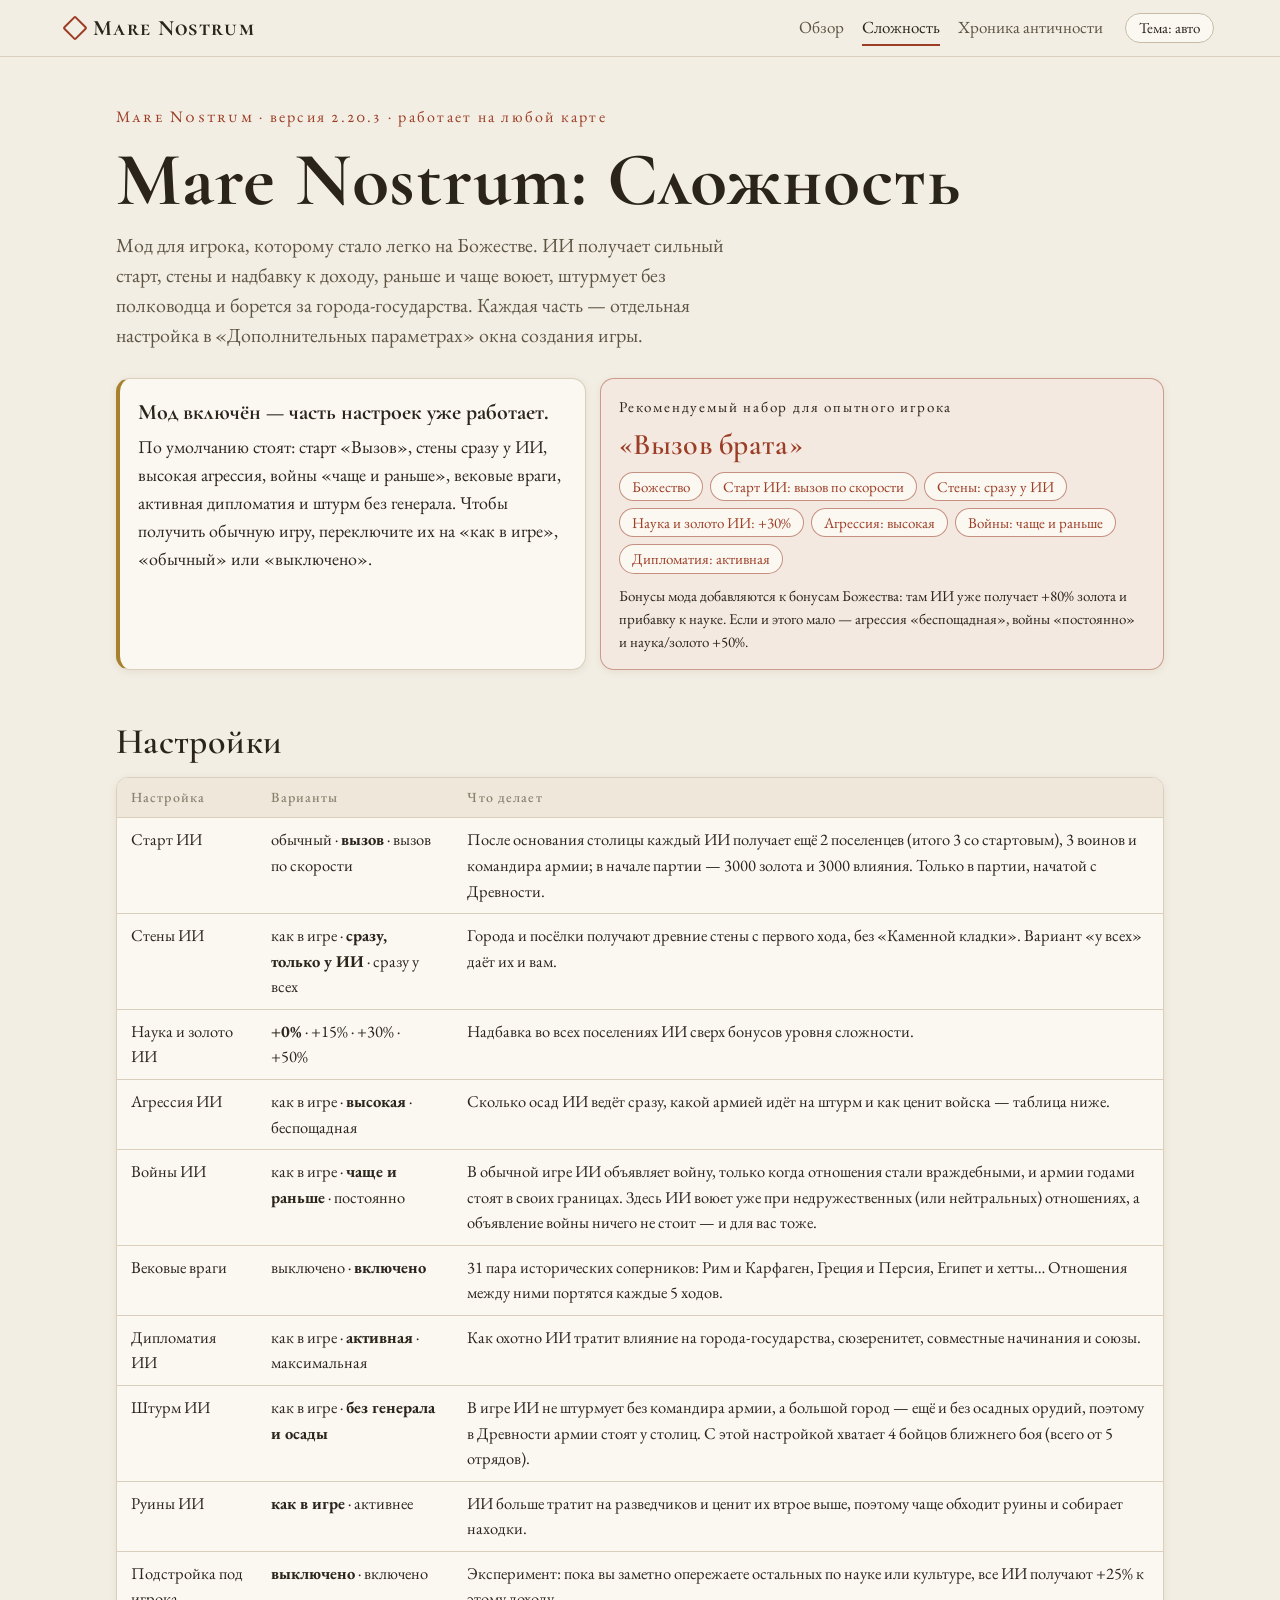
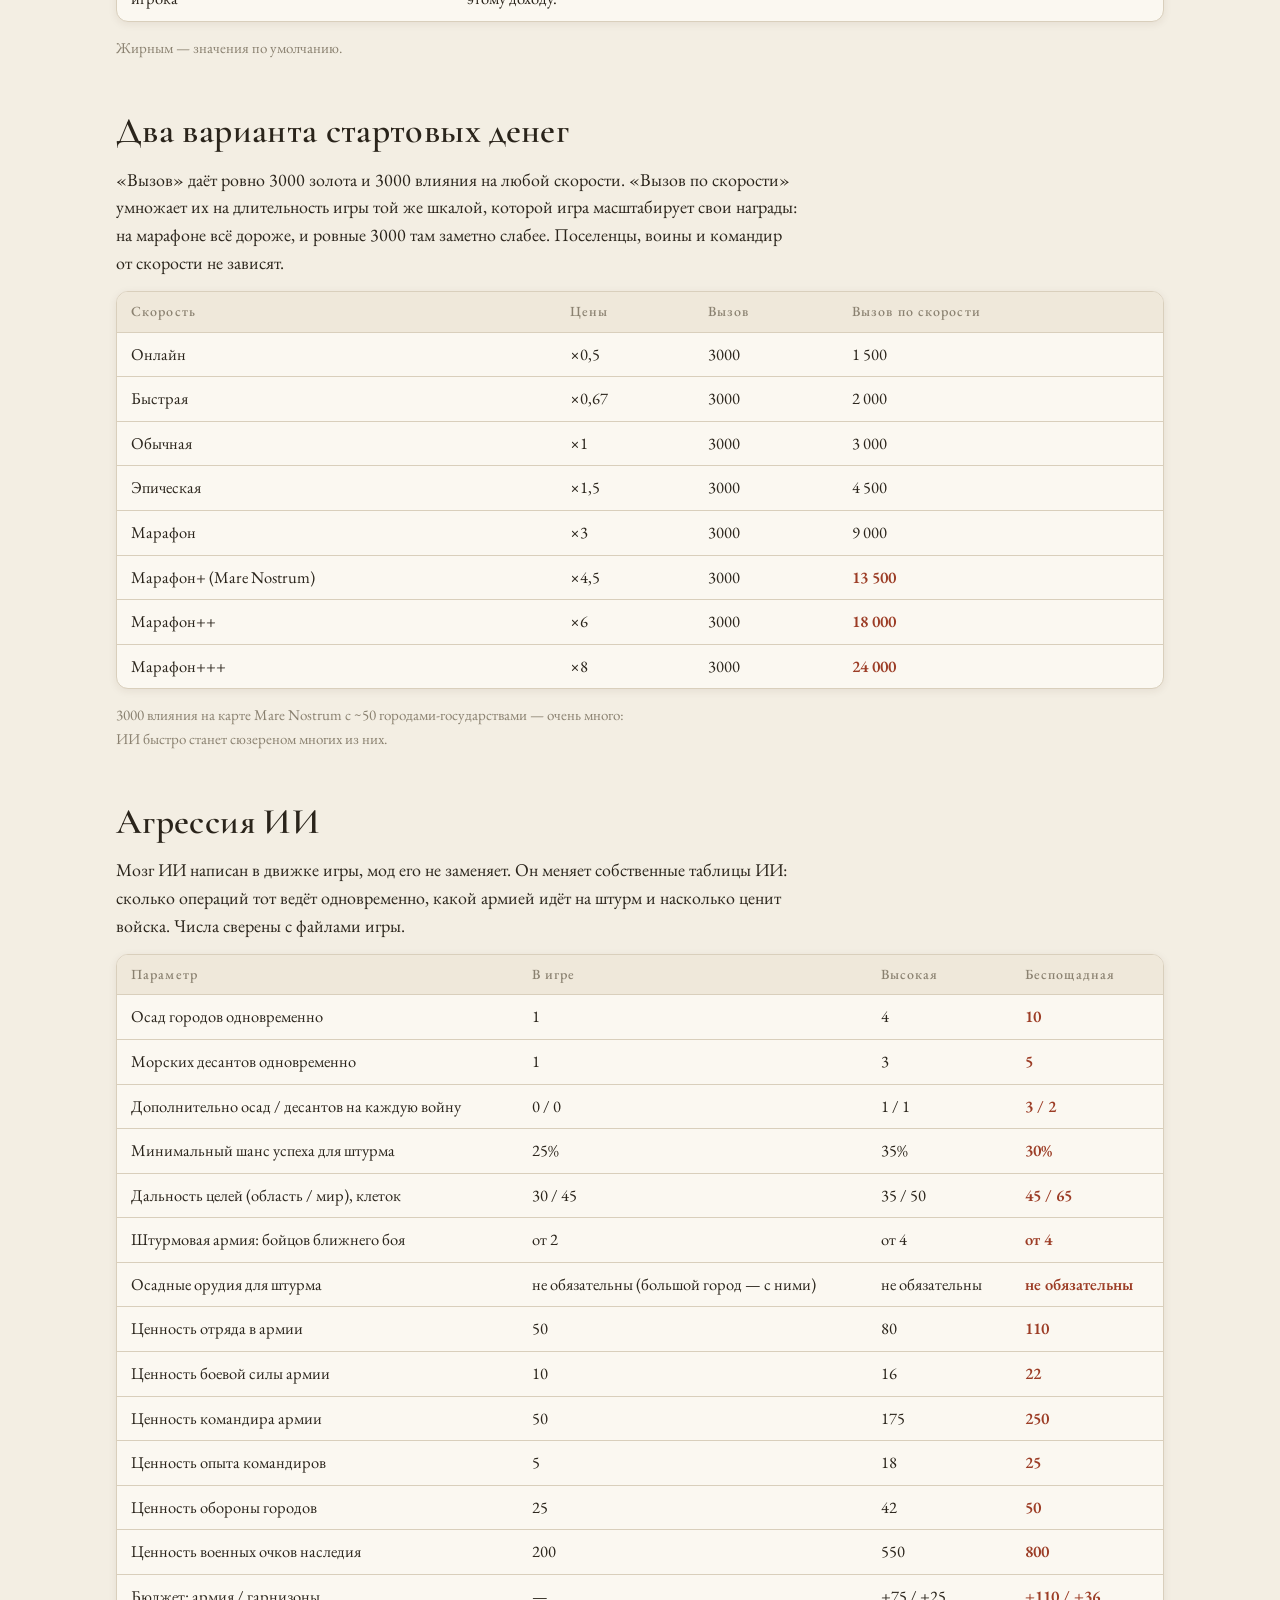
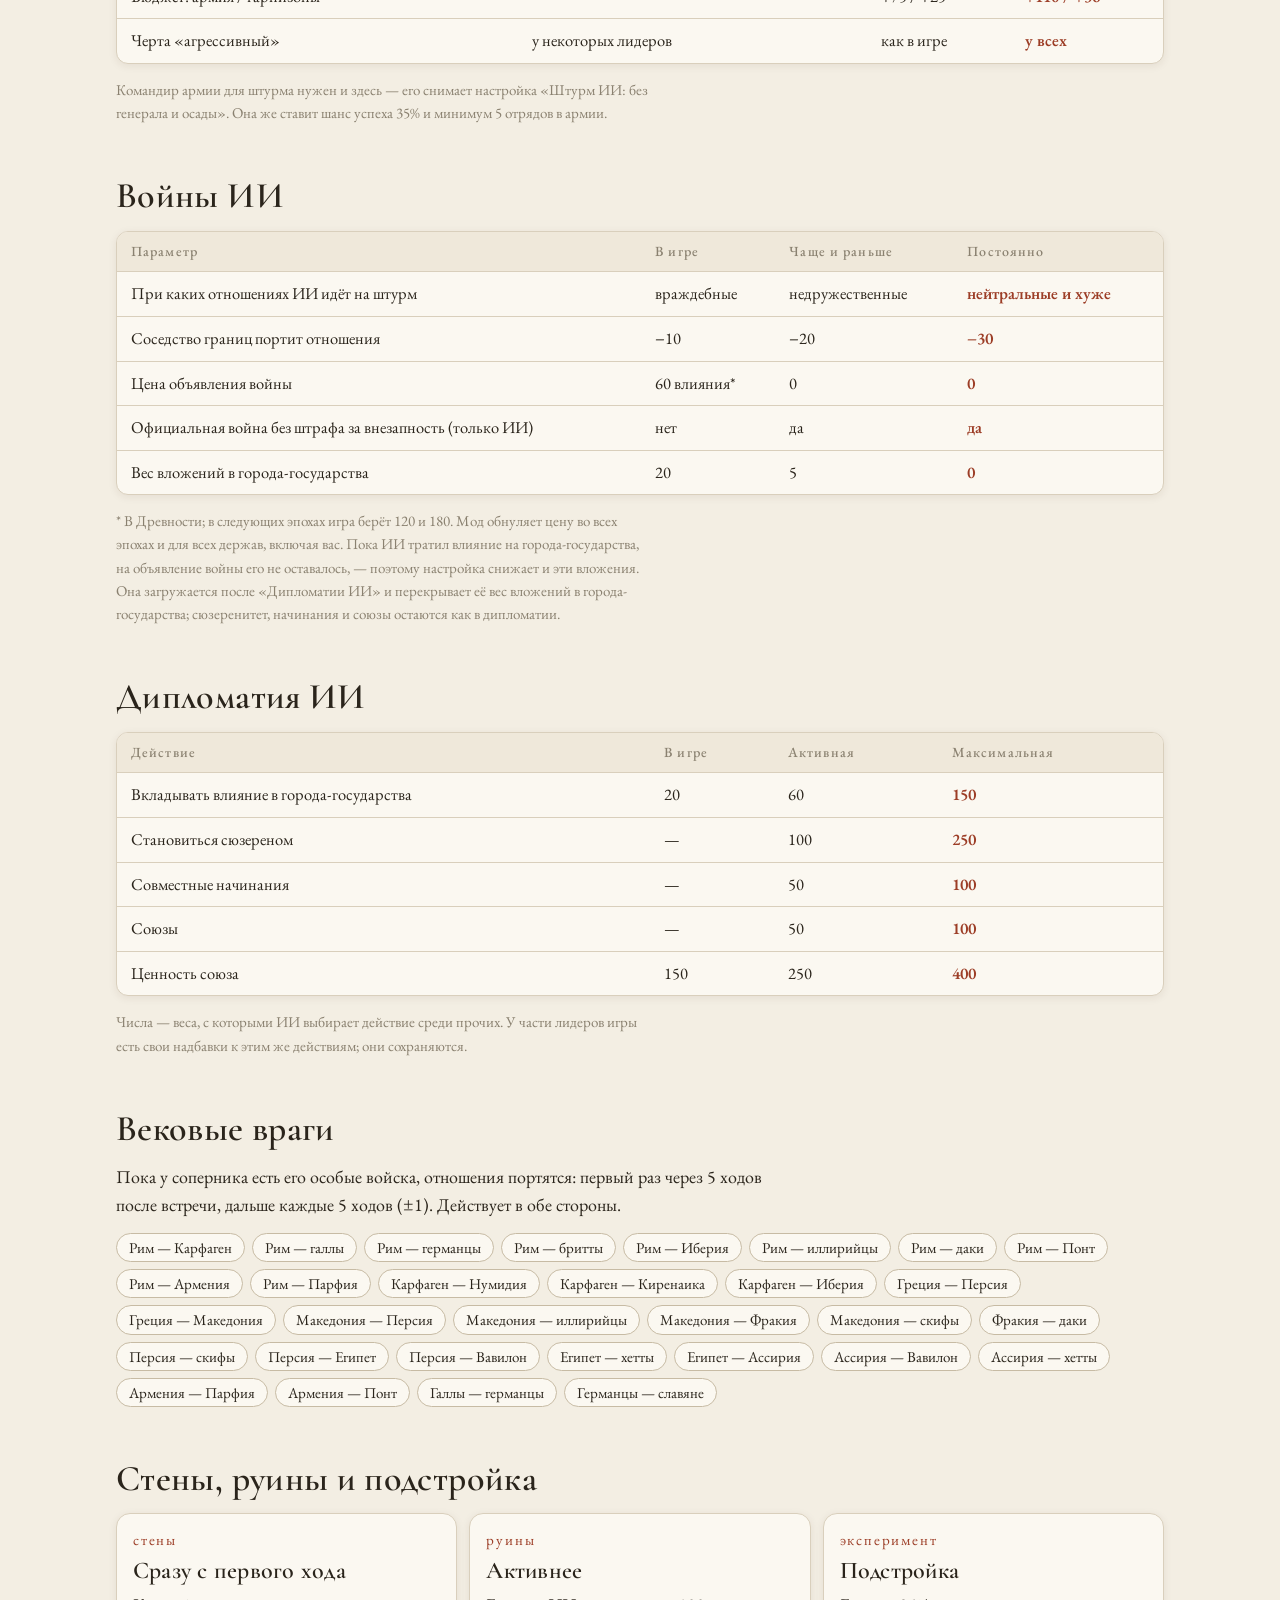
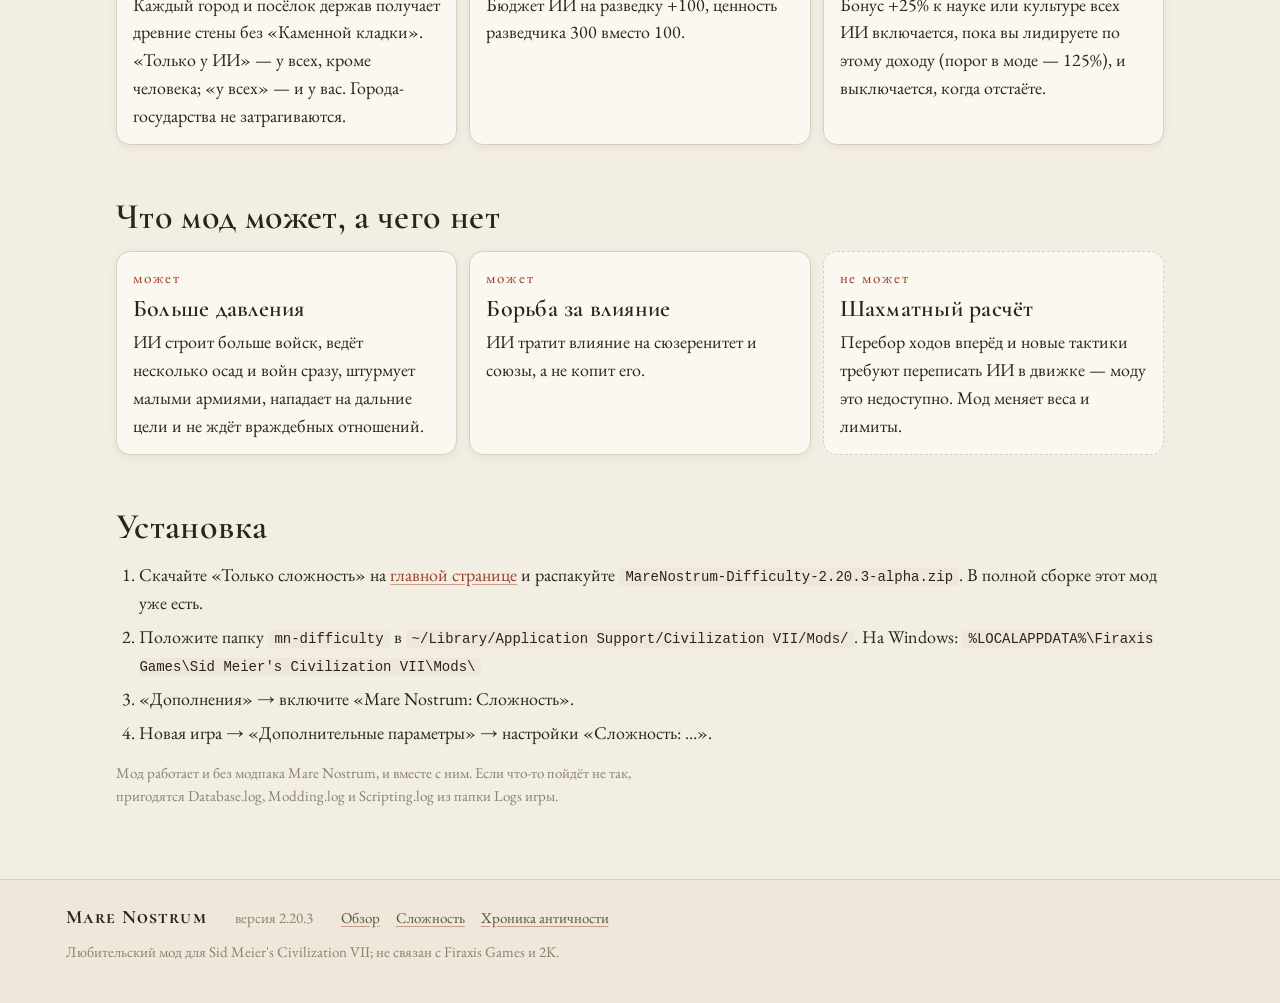
<file: difficulty.html>
<!DOCTYPE html>
<html lang="ru"><head><meta charset="utf-8"><meta name="viewport" content="width=device-width, initial-scale=1">
<meta name="robots" content="noindex">
<title>Сложность — Mare Nostrum</title>
<meta name="description" content="Все настройки мода сложности Mare Nostrum 2.20.3: что делает каждая и чем отличается от обычной игры.">
<script>try{var t=localStorage.getItem("mn-theme");if(t==="light"||t==="dark")document.documentElement.setAttribute("data-theme",t)}catch(e){}</script>
<link rel="preconnect" href="https://fonts.googleapis.com"><link rel="preconnect" href="https://fonts.gstatic.com" crossorigin>
<link rel="stylesheet" href="https://fonts.googleapis.com/css2?family=Cormorant+Garamond:wght@500;600;700&family=EB+Garamond:ital,wght@0,400;0,500;0,600;1,400&display=swap">
<link rel="stylesheet" href="site.css">
<style>
/* Сложность: наверху — что включено по умолчанию и рекомендуемый набор, ниже — все настройки и таблицы чисел. */
.dif{display:grid;grid-template-columns:minmax(0,1fr);gap:0}
.dif > header{padding:48px 0 0;display:grid;gap:12px}
.dif > header h1{font-size:clamp(44px,7vw,76px);font-weight:700;line-height:1}
.dif section{padding-top:52px;display:grid;gap:14px;min-width:0}
.dif section > h2{font-size:clamp(28px,3.6vw,36px)}
.dif section > p{max-width:76ch}
.top2{display:grid;grid-template-columns:minmax(0,1fr) minmax(0,1.2fr);gap:14px;margin-top:28px}
@media (max-width:860px){.top2{grid-template-columns:1fr}}
.note{background:var(--surface);border:1px solid var(--line);border-left:4px solid var(--gold);border-radius:14px;padding:16px 18px;box-shadow:var(--shadow-sm)}
.note strong{font-family:var(--serif-h);font-size:22px;display:block;margin-bottom:4px}
.preset{background:color-mix(in srgb,var(--accent) 8%,var(--surface));border:1px solid color-mix(in srgb,var(--accent) 45%,transparent);border-radius:14px;padding:16px 18px;display:grid;gap:10px;box-shadow:var(--shadow-sm)}
.preset h2{color:var(--accent);font-size:30px}
.lab{font-variant:small-caps;letter-spacing:.12em;font-size:15px;color:var(--accent)}
.pills{display:flex;flex-wrap:wrap;gap:7px}
.pill{font-size:15px;border:1px solid color-mix(in srgb,var(--accent) 55%,transparent);color:var(--accent);background:var(--surface);border-radius:999px;padding:2px 12px}
.pill.plain{border-color:var(--line-2);color:var(--ink)}
.cards{display:grid;grid-template-columns:repeat(auto-fit,minmax(260px,1fr));gap:12px}
.card{background:var(--surface);border:1px solid var(--line);border-radius:14px;padding:14px 16px;display:grid;gap:6px;align-content:start;min-width:0;box-shadow:var(--shadow-sm)}
.card h3{font-size:24px}
.card.no{border-style:dashed;box-shadow:none}
.dif ol{margin:0;padding-left:1.3em;display:grid;gap:6px}
</style>
</head><body>
<header class="topbar"><div class="topbar-in"><a class="brand" href="./">Mare Nostrum</a><nav class="tabs" aria-label="Разделы"><a href="./">Обзор</a><a href="difficulty.html" aria-current="page">Сложность</a><a href="chronicle.html">Хроника античности</a></nav><button class="theme" id="themeBtn" type="button">Тема: авто</button></div></header>
<main class="container dif">
<header>
  <p class="kicker">Mare Nostrum · версия 2.20.3 · работает на любой карте</p>
  <h1>Mare Nostrum: Сложность</h1>
  <p class="lede">Мод для игрока, которому стало легко на Божестве. ИИ получает сильный старт, стены и надбавку к доходу, раньше и чаще воюет, штурмует без полководца и борется за города-государства. Каждая часть — отдельная настройка в «Дополнительных параметрах» окна создания игры.</p>
</header>

<div class="top2"><div class="note"><strong>Мод включён — часть настроек уже работает.</strong> По умолчанию стоят: старт «Вызов», стены сразу у ИИ, высокая агрессия, войны «чаще и раньше», вековые враги, активная дипломатия и штурм без генерала. Чтобы получить обычную игру, переключите их на «как в игре», «обычный» или «выключено».</div>

<div class="preset">
  <p class="lab" style="color:var(--iron)">Рекомендуемый набор для опытного игрока</p>
  <h2>«Вызов брата»</h2>
  <div class="pills">
    <span class="pill">Божество</span><span class="pill">Старт ИИ: вызов по скорости</span><span class="pill">Стены: сразу у ИИ</span>
    <span class="pill">Наука и золото ИИ: +30%</span><span class="pill">Агрессия: высокая</span><span class="pill">Войны: чаще и раньше</span><span class="pill">Дипломатия: активная</span>
  </div>
  <p class="small">Бонусы мода добавляются к бонусам Божества: там ИИ уже получает +80% золота и прибавку к науке. Если и этого мало — агрессия «беспощадная», войны «постоянно» и наука/золото +50%.</p>
</div></div>

<section>
  <h2>Настройки</h2>
  <div class="tbl"><table>
    <thead><tr><th>Настройка</th><th>Варианты</th><th>Что делает</th></tr></thead>
    <tbody>
      <tr><td>Старт ИИ</td><td>обычный · <strong>вызов</strong> · вызов по скорости</td><td>После основания столицы каждый ИИ получает ещё 2 поселенцев (итого 3 со стартовым), 3 воинов и командира армии; в начале партии — 3000 золота и 3000 влияния. Только в партии, начатой с Древности.</td></tr>
      <tr><td>Стены ИИ</td><td>как в игре · <strong>сразу, только у ИИ</strong> · сразу у всех</td><td>Города и посёлки получают древние стены с первого хода, без «Каменной кладки». Вариант «у всех» даёт их и вам.</td></tr>
      <tr><td>Наука и золото ИИ</td><td><strong>+0%</strong> · +15% · +30% · +50%</td><td>Надбавка во всех поселениях ИИ сверх бонусов уровня сложности.</td></tr>
      <tr><td>Агрессия ИИ</td><td>как в игре · <strong>высокая</strong> · беспощадная</td><td>Сколько осад ИИ ведёт сразу, какой армией идёт на штурм и как ценит войска — таблица ниже.</td></tr>
      <tr><td>Войны ИИ</td><td>как в игре · <strong>чаще и раньше</strong> · постоянно</td><td>В обычной игре ИИ объявляет войну, только когда отношения стали враждебными, и армии годами стоят в своих границах. Здесь ИИ воюет уже при недружественных (или нейтральных) отношениях, а объявление войны ничего не стоит — и для вас тоже.</td></tr>
      <tr><td>Вековые враги</td><td>выключено · <strong>включено</strong></td><td>31 пара исторических соперников: Рим и Карфаген, Греция и Персия, Египет и хетты… Отношения между ними портятся каждые 5 ходов.</td></tr>
      <tr><td>Дипломатия ИИ</td><td>как в игре · <strong>активная</strong> · максимальная</td><td>Как охотно ИИ тратит влияние на города-государства, сюзеренитет, совместные начинания и союзы.</td></tr>
      <tr><td>Штурм ИИ</td><td>как в игре · <strong>без генерала и осады</strong></td><td>В игре ИИ не штурмует без командира армии, а большой город — ещё и без осадных орудий, поэтому в Древности армии стоят у столиц. С этой настройкой хватает 4 бойцов ближнего боя (всего от 5 отрядов).</td></tr>
      <tr><td>Руины ИИ</td><td><strong>как в игре</strong> · активнее</td><td>ИИ больше тратит на разведчиков и ценит их втрое выше, поэтому чаще обходит руины и собирает находки.</td></tr>
      <tr><td>Подстройка под игрока</td><td><strong>выключено</strong> · включено</td><td>Эксперимент: пока вы заметно опережаете остальных по науке или культуре, все ИИ получают +25% к этому доходу.</td></tr>
    </tbody>
  </table></div>
  <p class="muted small">Жирным — значения по умолчанию.</p>
</section>

<section>
  <h2>Два варианта стартовых денег</h2>
  <p>«Вызов» даёт ровно 3000 золота и 3000 влияния на любой скорости. «Вызов по скорости» умножает их на длительность игры той же шкалой, которой игра масштабирует свои награды: на марафоне всё дороже, и ровные 3000 там заметно слабее. Поселенцы, воины и командир от скорости не зависят.</p>
  <div class="tbl"><table>
    <thead><tr><th>Скорость</th><th>Цены</th><th>Вызов</th><th>Вызов по скорости</th></tr></thead>
    <tbody>
      <tr><td>Онлайн</td><td class="n">×0,5</td><td class="n">3000</td><td class="n">1 500</td></tr>
      <tr><td>Быстрая</td><td class="n">×0,67</td><td class="n">3000</td><td class="n">2 000</td></tr>
      <tr><td>Обычная</td><td class="n">×1</td><td class="n">3000</td><td class="n">3 000</td></tr>
      <tr><td>Эпическая</td><td class="n">×1,5</td><td class="n">3000</td><td class="n">4 500</td></tr>
      <tr><td>Марафон</td><td class="n">×3</td><td class="n">3000</td><td class="n">9 000</td></tr>
      <tr><td>Марафон+ (Mare Nostrum)</td><td class="n">×4,5</td><td class="n">3000</td><td class="n hot">13 500</td></tr>
      <tr><td>Марафон++</td><td class="n">×6</td><td class="n">3000</td><td class="n hot">18 000</td></tr>
      <tr><td>Марафон+++</td><td class="n">×8</td><td class="n">3000</td><td class="n hot">24 000</td></tr>
    </tbody>
  </table></div>
  <p class="muted small">3000 влияния на карте Mare Nostrum с ~50 городами-государствами — очень много: ИИ быстро станет сюзереном многих из них.</p>
</section>

<section>
  <h2>Агрессия ИИ</h2>
  <p>Мозг ИИ написан в движке игры, мод его не заменяет. Он меняет собственные таблицы ИИ: сколько операций тот ведёт одновременно, какой армией идёт на штурм и насколько ценит войска. Числа сверены с файлами игры.</p>
  <div class="tbl"><table>
    <thead><tr><th>Параметр</th><th>В игре</th><th>Высокая</th><th>Беспощадная</th></tr></thead>
    <tbody>
      <tr><td>Осад городов одновременно</td><td class="n">1</td><td class="n">4</td><td class="n hot">10</td></tr>
      <tr><td>Морских десантов одновременно</td><td class="n">1</td><td class="n">3</td><td class="n hot">5</td></tr>
      <tr><td>Дополнительно осад / десантов на каждую войну</td><td class="n">0 / 0</td><td class="n">1 / 1</td><td class="n hot">3 / 2</td></tr>
      <tr><td>Минимальный шанс успеха для штурма</td><td class="n">25%</td><td class="n">35%</td><td class="n hot">30%</td></tr>
      <tr><td>Дальность целей (область / мир), клеток</td><td class="n">30 / 45</td><td class="n">35 / 50</td><td class="n hot">45 / 65</td></tr>
      <tr><td>Штурмовая армия: бойцов ближнего боя</td><td class="n">от 2</td><td class="n">от 4</td><td class="n hot">от 4</td></tr>
      <tr><td>Осадные орудия для штурма</td><td>не обязательны (большой город — с ними)</td><td>не обязательны</td><td class="hot">не обязательны</td></tr>
      <tr><td>Ценность отряда в армии</td><td class="n">50</td><td class="n">80</td><td class="n hot">110</td></tr>
      <tr><td>Ценность боевой силы армии</td><td class="n">10</td><td class="n">16</td><td class="n hot">22</td></tr>
      <tr><td>Ценность командира армии</td><td class="n">50</td><td class="n">175</td><td class="n hot">250</td></tr>
      <tr><td>Ценность опыта командиров</td><td class="n">5</td><td class="n">18</td><td class="n hot">25</td></tr>
      <tr><td>Ценность обороны городов</td><td class="n">25</td><td class="n">42</td><td class="n hot">50</td></tr>
      <tr><td>Ценность военных очков наследия</td><td class="n">200</td><td class="n">550</td><td class="n hot">800</td></tr>
      <tr><td>Бюджет: армия / гарнизоны</td><td class="n">—</td><td class="n">+75 / +25</td><td class="n hot">+110 / +36</td></tr>
      <tr><td>Черта «агрессивный»</td><td>у некоторых лидеров</td><td>как в игре</td><td class="hot">у всех</td></tr>
    </tbody>
  </table></div>
  <p class="muted small">Командир армии для штурма нужен и здесь — его снимает настройка «Штурм ИИ: без генерала и осады». Она же ставит шанс успеха 35% и минимум 5 отрядов в армии.</p>
</section>

<section>
  <h2>Войны ИИ</h2>
  <div class="tbl"><table>
    <thead><tr><th>Параметр</th><th>В игре</th><th>Чаще и раньше</th><th>Постоянно</th></tr></thead>
    <tbody>
      <tr><td>При каких отношениях ИИ идёт на штурм</td><td>враждебные</td><td>недружественные</td><td class="hot">нейтральные и хуже</td></tr>
      <tr><td>Соседство границ портит отношения</td><td class="n">−10</td><td class="n">−20</td><td class="n hot">−30</td></tr>
      <tr><td>Цена объявления войны</td><td class="n">60 влияния*</td><td class="n">0</td><td class="n hot">0</td></tr>
      <tr><td>Официальная война без штрафа за внезапность (только ИИ)</td><td>нет</td><td>да</td><td class="hot">да</td></tr>
      <tr><td>Вес вложений в города-государства</td><td class="n">20</td><td class="n">5</td><td class="n hot">0</td></tr>
    </tbody>
  </table></div>
  <p class="muted small">* В Древности; в следующих эпохах игра берёт 120 и 180. Мод обнуляет цену во всех эпохах и для всех держав, включая вас. Пока ИИ тратил влияние на города-государства, на объявление войны его не оставалось, — поэтому настройка снижает и эти вложения. Она загружается после «Дипломатии ИИ» и перекрывает её вес вложений в города-государства; сюзеренитет, начинания и союзы остаются как в дипломатии.</p>
</section>

<section>
  <h2>Дипломатия ИИ</h2>
  <div class="tbl"><table>
    <thead><tr><th>Действие</th><th>В игре</th><th>Активная</th><th>Максимальная</th></tr></thead>
    <tbody>
      <tr><td>Вкладывать влияние в города-государства</td><td class="n">20</td><td class="n">60</td><td class="n hot">150</td></tr>
      <tr><td>Становиться сюзереном</td><td class="n">—</td><td class="n">100</td><td class="n hot">250</td></tr>
      <tr><td>Совместные начинания</td><td class="n">—</td><td class="n">50</td><td class="n hot">100</td></tr>
      <tr><td>Союзы</td><td class="n">—</td><td class="n">50</td><td class="n hot">100</td></tr>
      <tr><td>Ценность союза</td><td class="n">150</td><td class="n">250</td><td class="n hot">400</td></tr>
    </tbody>
  </table></div>
  <p class="muted small">Числа — веса, с которыми ИИ выбирает действие среди прочих. У части лидеров игры есть свои надбавки к этим же действиям; они сохраняются.</p>
</section>

<section>
  <h2>Вековые враги</h2>
  <p>Пока у соперника есть его особые войска, отношения портятся: первый раз через 5 ходов после встречи, дальше каждые 5 ходов (±1). Действует в обе стороны.</p>
  <div class="pills">
    <span class="pill plain">Рим — Карфаген</span><span class="pill plain">Рим — галлы</span><span class="pill plain">Рим — германцы</span><span class="pill plain">Рим — бритты</span><span class="pill plain">Рим — Иберия</span><span class="pill plain">Рим — иллирийцы</span><span class="pill plain">Рим — даки</span><span class="pill plain">Рим — Понт</span><span class="pill plain">Рим — Армения</span><span class="pill plain">Рим — Парфия</span>
    <span class="pill plain">Карфаген — Нумидия</span><span class="pill plain">Карфаген — Киренаика</span><span class="pill plain">Карфаген — Иберия</span>
    <span class="pill plain">Греция — Персия</span><span class="pill plain">Греция — Македония</span><span class="pill plain">Македония — Персия</span><span class="pill plain">Македония — иллирийцы</span><span class="pill plain">Македония — Фракия</span><span class="pill plain">Македония — скифы</span>
    <span class="pill plain">Фракия — даки</span><span class="pill plain">Персия — скифы</span><span class="pill plain">Персия — Египет</span><span class="pill plain">Персия — Вавилон</span>
    <span class="pill plain">Египет — хетты</span><span class="pill plain">Египет — Ассирия</span><span class="pill plain">Ассирия — Вавилон</span><span class="pill plain">Ассирия — хетты</span>
    <span class="pill plain">Армения — Парфия</span><span class="pill plain">Армения — Понт</span><span class="pill plain">Галлы — германцы</span><span class="pill plain">Германцы — славяне</span>
  </div>
</section>

<section>
  <h2>Стены, руины и подстройка</h2>
  <div class="cards">
    <div class="card"><p class="lab">стены</p><h3>Сразу с первого хода</h3><p>Каждый город и посёлок держав получает древние стены без «Каменной кладки». «Только у ИИ» — у всех, кроме человека; «у всех» — и у вас. Города-государства не затрагиваются.</p></div>
    <div class="card"><p class="lab">руины</p><h3>Активнее</h3><p>Бюджет ИИ на разведку +100, ценность разведчика 300 вместо 100.</p></div>
    <div class="card"><p class="lab">эксперимент</p><h3>Подстройка</h3><p>Бонус +25% к науке или культуре всех ИИ включается, пока вы лидируете по этому доходу (порог в моде — 125%), и выключается, когда отстаёте.</p></div>
  </div>
</section>

<section>
  <h2>Что мод может, а чего нет</h2>
  <div class="cards">
    <div class="card"><p class="lab">может</p><h3>Больше давления</h3><p>ИИ строит больше войск, ведёт несколько осад и войн сразу, штурмует малыми армиями, нападает на дальние цели и не ждёт враждебных отношений.</p></div>
    <div class="card"><p class="lab">может</p><h3>Борьба за влияние</h3><p>ИИ тратит влияние на сюзеренитет и союзы, а не копит его.</p></div>
    <div class="card no"><p class="lab">не может</p><h3>Шахматный расчёт</h3><p>Перебор ходов вперёд и новые тактики требуют переписать ИИ в движке — моду это недоступно. Мод меняет веса и лимиты.</p></div>
  </div>
</section>

<section>
  <h2>Установка</h2>
  <ol>
    <li>Скачайте «Только сложность» на <a href="./#download">главной странице</a> и распакуйте <code>MareNostrum-Difficulty-2.20.3-alpha.zip</code>. В полной сборке этот мод уже есть.</li>
    <li>Положите папку <code>mn-difficulty</code> в <code>~/Library/Application Support/Civilization VII/Mods/</code>. На Windows: <code>%LOCALAPPDATA%\Firaxis Games\Sid Meier's Civilization VII\Mods\</code></li>
    <li>«Дополнения» → включите «Mare Nostrum: Сложность».</li>
    <li>Новая игра → «Дополнительные параметры» → настройки «Сложность: …».</li>
  </ol>
  <p class="muted small">Мод работает и без модпака Mare Nostrum, и вместе с ним. Если что-то пойдёт не так, пригодятся Database.log, Modding.log и Scripting.log из папки Logs игры.</p>
</section>
</main>
<footer class="site-foot"><div class="in"><b>Mare Nostrum</b><span>версия 2.20.3</span><nav><a href="./">Обзор</a><a href="difficulty.html">Сложность</a><a href="chronicle.html">Хроника античности</a></nav><p>Любительский мод для Sid Meier's Civilization VII; не связан с Firaxis Games и 2K.</p></div></footer>
<script src="site.js"></script>
</body></html>
</file>
<file: site.css>
/* Общие стили сайта Mare Nostrum: палитра и шрифты «Хроники античности», шапка, подвал, базовые блоки. */
:root{
  --bg:#f3eee3; --surface:#fbf8f1; --surface-2:#efe8da; --ink:#2a241b; --ink-2:#5d5444; --ink-3:#8a8170;
  --line:#d9cfbc; --line-2:#c7bba4; --accent:#9c3d26; --accent-ink:#fff; --gold:#a8812e;
  --ok:#4f7a3a; --warn:#b07b22; --bad:#a5402d;
  --shadow:0 10px 30px rgba(60,40,10,.12); --shadow-sm:0 2px 8px rgba(60,40,10,.08);
  --serif-h:"Cormorant Garamond","Cormorant","EB Garamond",Garamond,"Times New Roman",Georgia,serif;
  --serif:"EB Garamond",Garamond,"Palatino Linotype",Palatino,"Book Antiqua",Georgia,serif;
  --mono:ui-monospace,SFMono-Regular,Menlo,Consolas,monospace;
  color-scheme:light;
}
@media (prefers-color-scheme: dark){
  :root:not([data-theme="light"]){
    --bg:#14120e; --surface:#1c1914; --surface-2:#25211a; --ink:#ece4d2; --ink-2:#bdb29d; --ink-3:#8b826f;
    --line:#352f25; --line-2:#4a4234; --accent:#e0805f; --accent-ink:#1a120c; --gold:#d6ad55;
    --ok:#86b46a; --warn:#d8a650; --bad:#dd7a63;
    --shadow:0 10px 30px rgba(0,0,0,.5); --shadow-sm:0 2px 8px rgba(0,0,0,.4); color-scheme:dark;
  }
}
:root[data-theme="dark"]{
  --bg:#14120e; --surface:#1c1914; --surface-2:#25211a; --ink:#ece4d2; --ink-2:#bdb29d; --ink-3:#8b826f;
  --line:#352f25; --line-2:#4a4234; --accent:#e0805f; --accent-ink:#1a120c; --gold:#d6ad55;
  --ok:#86b46a; --warn:#d8a650; --bad:#dd7a63;
  --shadow:0 10px 30px rgba(0,0,0,.5); --shadow-sm:0 2px 8px rgba(0,0,0,.4); color-scheme:dark;
}
*{box-sizing:border-box}
html{scroll-padding-top:72px}
html,body{margin:0;padding:0}
body{background:var(--bg);color:var(--ink);font-family:var(--serif);font-size:18px;line-height:1.55;-webkit-text-size-adjust:100%}
a{color:var(--accent);text-underline-offset:3px;text-decoration-color:color-mix(in srgb,var(--accent) 45%,transparent)}
a:focus-visible,button:focus-visible{outline:2px solid var(--accent);outline-offset:2px}
h1,h2,h3,h4{font-family:var(--serif-h);font-weight:600;letter-spacing:.01em;line-height:1.12;margin:0;text-wrap:balance}
p{margin:0}
img{max-width:100%}

/* шапка */
.topbar{position:sticky;top:0;z-index:40;background:color-mix(in srgb,var(--bg) 86%,transparent);-webkit-backdrop-filter:blur(10px);backdrop-filter:blur(10px);border-bottom:1px solid var(--line)}
.topbar-in{max-width:1180px;margin:0 auto;padding:10px 16px;display:flex;align-items:center;gap:6px 22px;flex-wrap:wrap}
.brand{font-family:var(--serif-h);font-weight:700;font-size:22px;letter-spacing:.06em;font-variant:small-caps;color:var(--ink);text-decoration:none;margin-right:auto;display:flex;align-items:center;gap:9px}
.brand::before{content:"";width:14px;height:14px;border:2px solid var(--accent);transform:rotate(45deg);border-radius:2px}
.tabs{display:flex;gap:4px 18px;flex-wrap:wrap;font-size:17px}
.tabs a{color:var(--ink-2);text-decoration:none;padding:4px 0;border-bottom:2px solid transparent}
.tabs a:hover{color:var(--ink)}
.tabs a[aria-current="page"]{color:var(--ink);border-bottom-color:var(--accent)}
.theme{font:inherit;font-size:15px;color:var(--ink);border:1px solid var(--line-2);background:var(--surface);border-radius:999px;padding:4px 13px;cursor:pointer;line-height:1.3}
.theme:hover{border-color:var(--ink-3)}
@media (max-width:640px){.brand{font-size:20px;width:100%}.tabs{font-size:16px;order:3}.theme{margin-left:auto}}

/* общие блоки */
.container{max-width:1080px;margin:0 auto;padding:0 16px}
.kicker{font-variant:small-caps;letter-spacing:.14em;color:var(--accent);font-size:16px}
.lede{color:var(--ink-2);max-width:62ch;font-size:20px;line-height:1.5}
.muted{color:var(--ink-3)}
.small{font-size:15px}
.meander{height:10px;opacity:.55;background:
  repeating-linear-gradient(90deg,var(--ink-3) 0 2px,transparent 2px 10px) top/100% 2px no-repeat,
  repeating-linear-gradient(90deg,var(--ink-3) 0 2px,transparent 2px 10px) bottom/100% 2px no-repeat}
.sec{padding:56px 0 0}
.sec-h{display:flex;align-items:baseline;gap:12px;flex-wrap:wrap;margin-bottom:6px}
.sec-h h2{font-size:clamp(30px,4vw,40px)}
.sec-h .n{font-family:var(--serif);color:var(--ink-3);font-size:17px}
.sec > .lede{font-size:18px;margin-bottom:18px}
.panel-card{background:var(--surface);border:1px solid var(--line);border-radius:14px;padding:18px 20px;box-shadow:var(--shadow-sm);min-width:0}
.tag{display:inline-block;font-size:12px;letter-spacing:.06em;text-transform:uppercase;border:1px solid var(--line-2);border-radius:4px;padding:0 5px;color:var(--ink-3);vertical-align:3px;margin-left:6px;line-height:1.5}
.tag.new{color:var(--accent);border-color:color-mix(in srgb,var(--accent) 50%,transparent)}
code{font:14px var(--mono);background:var(--surface-2);padding:1px 6px;border-radius:4px;overflow-wrap:anywhere}

/* таблицы */
.tbl{overflow-x:auto;border:1px solid var(--line);border-radius:12px;background:var(--surface);box-shadow:var(--shadow-sm)}
.tbl table{border-collapse:collapse;width:100%;font-size:16.5px}
.tbl th,.tbl td{text-align:left;vertical-align:top;padding:9px 14px;border-bottom:1px solid var(--line)}
.tbl th{font-variant:small-caps;letter-spacing:.08em;font-size:14px;color:var(--ink-3);font-weight:500;background:var(--surface-2)}
.tbl tr:last-child td{border-bottom:none}
.tbl td.n{font-variant-numeric:lining-nums tabular-nums;white-space:nowrap}
.tbl td.hot{color:var(--accent);font-weight:600}

/* кнопки */
.btn-dl{display:flex;flex-direction:column;gap:1px;text-decoration:none;border-radius:12px;padding:12px 18px;border:1px solid var(--line-2);background:var(--surface);color:var(--ink);box-shadow:var(--shadow-sm);transition:transform .15s,box-shadow .15s,border-color .15s;min-width:0}
.btn-dl b{font-family:var(--serif-h);font-size:22px;font-weight:700;line-height:1.15}
.btn-dl span{font-size:15px;color:var(--ink-3)}
.btn-dl:hover{transform:translateY(-1px);box-shadow:var(--shadow);border-color:var(--ink-3)}
.btn-dl.primary{background:var(--accent);border-color:var(--accent);color:var(--accent-ink)}
.btn-dl.primary span{color:color-mix(in srgb,var(--accent-ink) 80%,transparent)}

/* подвал */
.site-foot{margin-top:72px;border-top:1px solid var(--line);background:var(--surface-2)}
.site-foot .in{max-width:1180px;margin:0 auto;padding:22px 16px 40px;display:flex;flex-wrap:wrap;gap:8px 28px;align-items:baseline;color:var(--ink-3);font-size:15px}
.site-foot b{font-family:var(--serif-h);font-variant:small-caps;letter-spacing:.06em;font-size:19px;color:var(--ink)}
.site-foot nav{display:flex;gap:16px;flex-wrap:wrap}
.site-foot a{color:var(--ink-2)}
.site-foot p{width:100%}
</file>
